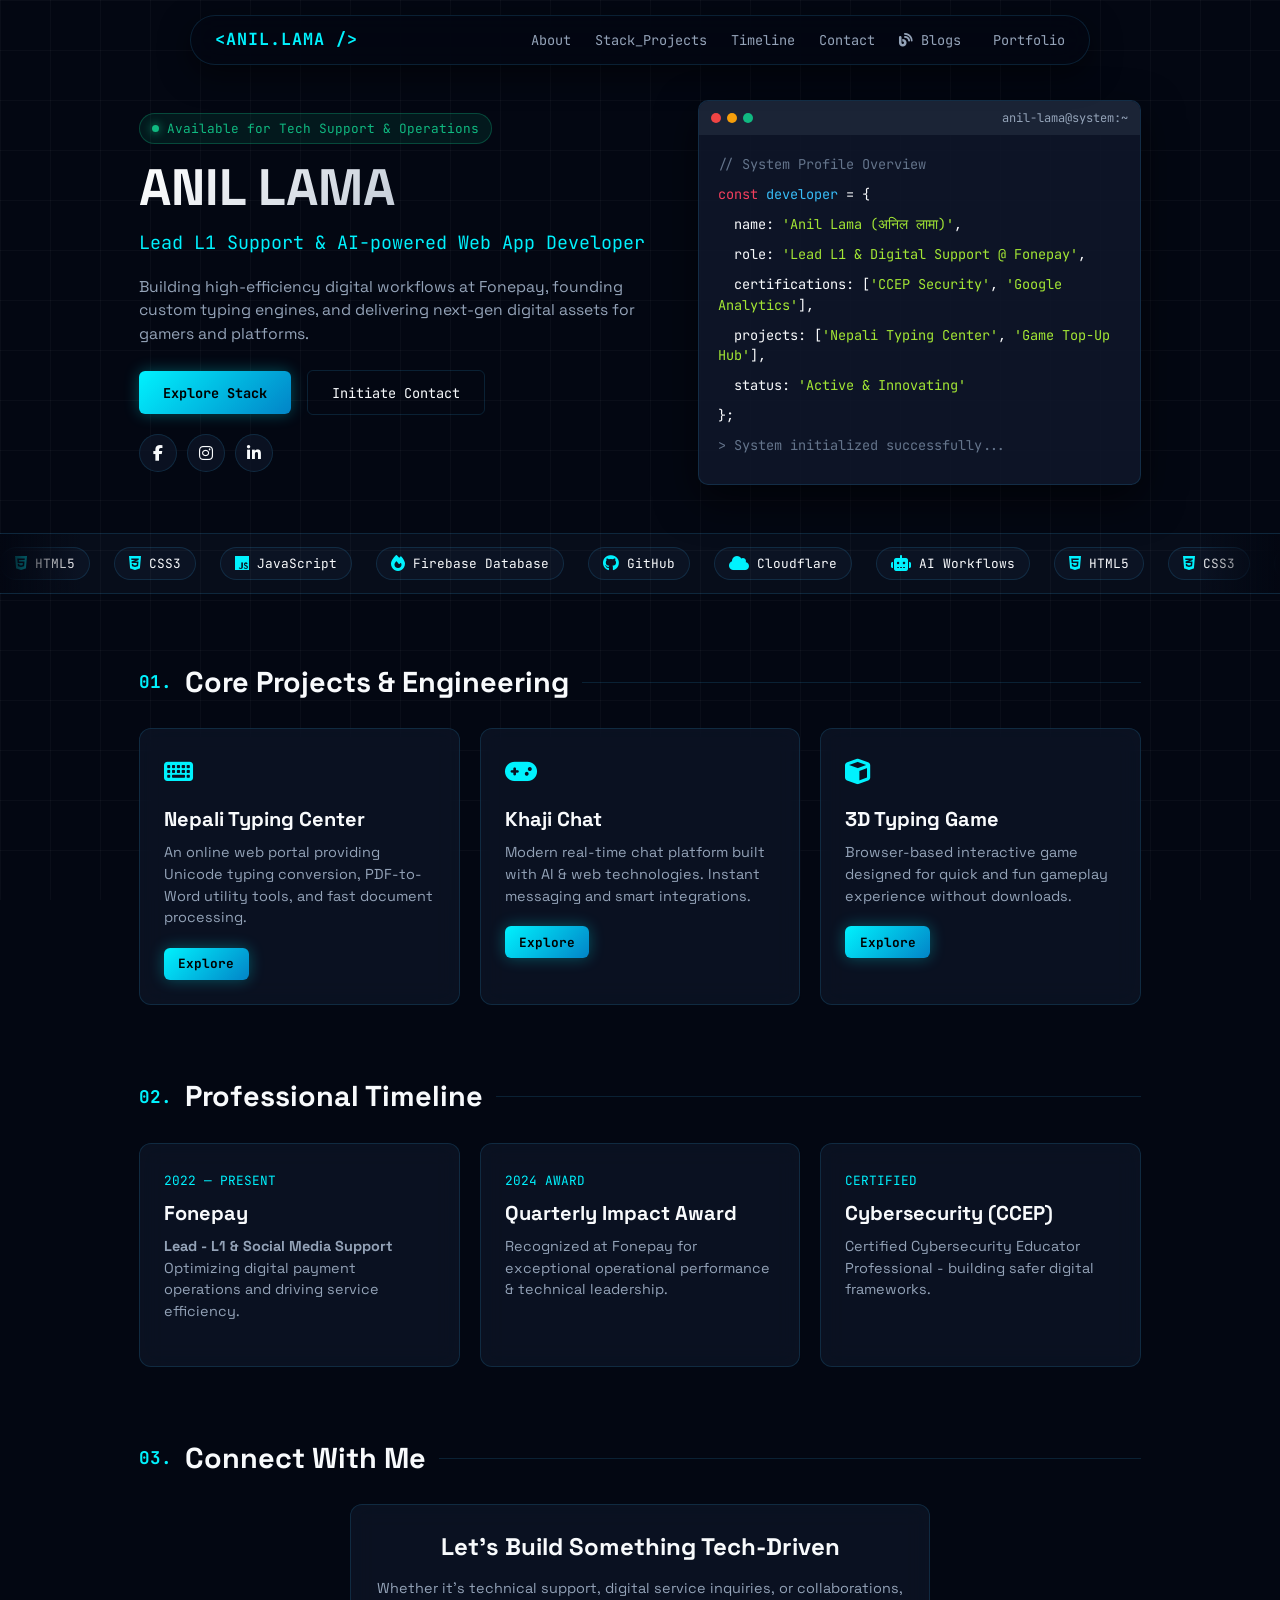
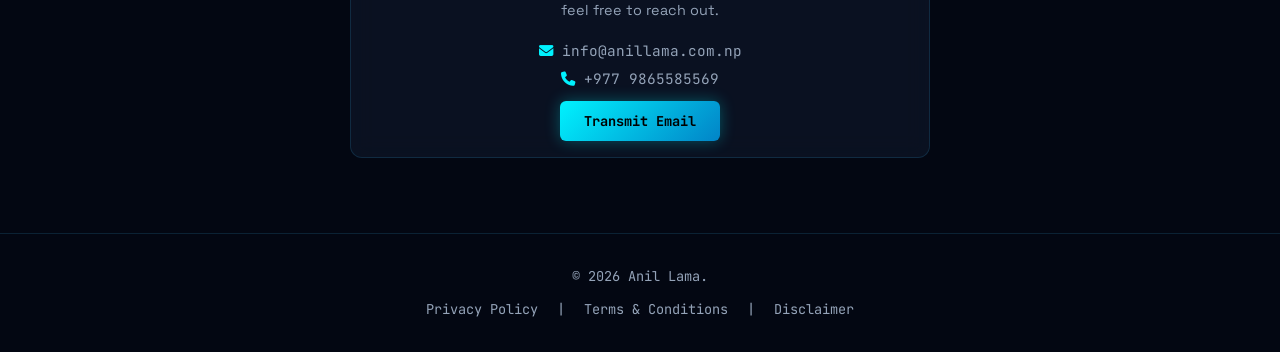
<file: index.html>
<!DOCTYPE html>
<html lang="en">
<head>
  <meta charset="UTF-8" />
  <meta name="viewport" content="width=device-width, initial-scale=1.0"/>
  <meta name="author" content="Anil Lama" />
  <meta name="google-adsense-account" content="ca-pub-7335396742183776">
  <meta name="description" content="Anil Lama (अनिल लामा) - Tech Portfolio | Lead Digital Support, Web Developer & Tech Creator from Nepal.">
  <title>Anil Lama // Tech & Digital Specialist</title>
  
  <!-- SEO & Canonical -->
  <link rel="canonical" href="https://anillama.com.np/">
  <meta name="robots" content="index, follow">

  <!-- Tab Logo -->
  <link rel="icon" type="image/png" href="../assets/img/tab.png">

  <!-- Google Tag Manager -->
  <script async src="https://www.googletagmanager.com/gtag/js?id=G-N50CL3ZTT5"></script>
  <script>
    window.dataLayer = window.dataLayer || [];
    function gtag(){dataLayer.push(arguments);}
    gtag('js', new Date());
    gtag('config', 'G-N50CL3ZTT5');
  </script>

  <!-- Google Fonts & Font Awesome -->
  <link rel="preconnect" href="https://fonts.googleapis.com">
  <link rel="preconnect" href="https://fonts.gstatic.com" crossorigin>
  <link href="https://fonts.googleapis.com/css2?family=JetBrains+Mono:wght@400;500;700&family=Space+Grotesk:wght@400;600;700&display=swap" rel="stylesheet">
  <link rel="stylesheet" href="https://cdnjs.cloudflare.com/ajax/libs/font-awesome/6.4.0/css/all.min.css">

  <!-- External CSS Link -->
  <link rel="stylesheet" href="style.css">
</head>
<body>

  <!-- Background Particle Animation Canvas -->
  <canvas id="particle-canvas"></canvas>
  <div class="grid-overlay"></div>

  <!-- Top Cyber Floating Navbar -->
  <nav class="navbar">
    <a href="#" class="nav-logo">&lt;ANIL.LAMA /&gt;</a>
    <ul class="nav-links">
      <li><a href="#about">About</a></li>
      <li><a href="#projects">Stack_Projects</a></li>
      <li><a href="#experience">Timeline</a></li>
      <li><a href="#contact">Contact</a></li>
      <li><a href="Blogs/blogs" class="nav-link"><i class="fas fa-blog"></i> <span>Blogs</span></a></li>
      <li><a href="portfolio/a-n-i-l" class="nav-link"><i class="fas fa-portfolio"></i> <span>Portfolio</span></a></li>
    </ul>
  </nav>

  <div class="container">
    
    <!-- Hero Section -->
    <section class="hero" id="about">
      <div class="hero-content">
        <div class="status-badge">
          <span class="pulse-dot"></span> Available for Tech Support & Operations
        </div>
        <h1 class="hero-title">ANIL LAMA</h1>
        <div class="hero-subtitle">Lead L1 Support & AI-powered Web App Developer</div>
        <p class="hero-desc">
          Building high-efficiency digital workflows at Fonepay, founding custom typing engines, and delivering next-gen digital assets for gamers and platforms.
        </p>
        <div class="cta-group">
          <a href="#projects" class="btn-cyber">Explore Stack</a>
          <a href="#contact" class="btn-outline">Initiate Contact</a>
        </div>

        <!-- Social Media Buttons -->
        <div class="social-links">
          <a href="https://facebook.com/your-profile" target="_blank" class="social-btn" aria-label="Facebook"><i class="fab fa-facebook-f"></i></a>
          <a href="https://instagram.com/your-profile" target="_blank" class="social-btn" aria-label="Instagram"><i class="fab fa-instagram"></i></a>
          <a href="https://linkedin.com/in/your-profile" target="_blank" class="social-btn" aria-label="LinkedIn"><i class="fab fa-linkedin-in"></i></a>
        </div>
      </div>

      <!-- Live Interactive Terminal -->
      <div class="hero-terminal">
        <div class="terminal-header">
          <span class="term-dot red"></span>
          <span class="term-dot yellow"></span>
          <span class="term-dot green"></span>
          <span class="term-title">anil-lama@system:~</span>
        </div>
        <div class="terminal-body">
          <div class="code-line"><span class="code-comment">// System Profile Overview</span></div>
          <div class="code-line"><span class="code-keyword">const</span> <span class="code-func">developer</span> = {</div>
          <div class="code-line">&nbsp;&nbsp;name: <span class="code-str">'Anil Lama (अनिल लामा)'</span>,</div>
          <div class="code-line">&nbsp;&nbsp;role: <span class="code-str">'Lead L1 & Digital Support @ Fonepay'</span>,</div>
          <div class="code-line">&nbsp;&nbsp;certifications: [<span class="code-str">'CCEP Security'</span>, <span class="code-str">'Google Analytics'</span>],</div>
          <div class="code-line">&nbsp;&nbsp;projects: [<span class="code-str">'Nepali Typing Center'</span>, <span class="code-str">'Game Top-Up Hub'</span>],</div>
          <div class="code-line">&nbsp;&nbsp;status: <span class="code-str">'Active & Innovating'</span></div>
          <div class="code-line">};</div>
          <div class="code-line"><span class="code-comment">&gt; System initialized successfully...</span></div>
        </div>
      </div>
    </section>

  </div>

  <!-- Continuous Infinite Rotating Tech Stack Slider -->
  <div class="ticker-section">
    <div class="ticker-track">
      <!-- Set 1 -->
      <div class="tool-badge"><i class="fab fa-html5"></i> HTML5</div>
      <div class="tool-badge"><i class="fab fa-css3-alt"></i> CSS3</div>
      <div class="tool-badge"><i class="fab fa-js"></i> JavaScript</div>
      <div class="tool-badge"><i class="fas fa-fire"></i> Firebase Database</div>
      <div class="tool-badge"><i class="fab fa-github"></i> GitHub</div>
      <div class="tool-badge"><i class="fas fa-cloud"></i> Cloudflare</div>
      <div class="tool-badge"><i class="fas fa-robot"></i> AI Workflows</div>

      <!-- Set 2 (Duplicated) -->
      <div class="tool-badge"><i class="fab fa-html5"></i> HTML5</div>
      <div class="tool-badge"><i class="fab fa-css3-alt"></i> CSS3</div>
      <div class="tool-badge"><i class="fab fa-js"></i> JavaScript</div>
      <div class="tool-badge"><i class="fas fa-fire"></i> Firebase Database</div>
      <div class="tool-badge"><i class="fab fa-github"></i> GitHub</div>
      <div class="tool-badge"><i class="fas fa-cloud"></i> Cloudflare</div>
      <div class="tool-badge"><i class="fas fa-robot"></i> AI Workflows</div>
    </div>
  </div>

  <div class="container">

    <!-- Projects Section -->
    <section id="projects">
      <h2 class="section-title"><span class="section-num">01.</span> Core Projects & Engineering</h2>
      <div class="cards-grid">
        
        <div class="tech-card">
          <div class="card-icon"><i class="fas fa-keyboard"></i></div>
          <h3>Nepali Typing Center</h3>
          <p>An online web portal providing Unicode typing conversion, PDF-to-Word utility tools, and fast document processing.</p>
          <div class="tech-tags">
            <a href="https://anillama.com.np/nepali-typing/" target="_blank" class="btn-cyber" style="padding: 0.4rem 0.9rem; font-size: 0.8rem;">Explore</a>
          </div>
        </div>

        <div class="tech-card">
          <div class="card-icon"><i class="fas fa-gamepad"></i></div>
          <h3>Khaji Chat</h3>
          <p>Modern real-time chat platform built with AI & web technologies. Instant messaging and smart integrations.</p>
          <div class="tech-tags">
            <a href="https://khaji.anillama.com.np" target="_blank" class="btn-cyber" style="padding: 0.4rem 0.9rem; font-size: 0.8rem;">Explore</a>
          </div>
        </div>

        <div class="tech-card">
          <div class="card-icon"><i class="fas fa-cube"></i></div>
          <h3>3D Typing Game</h3>
          <p>Browser-based interactive game designed for quick and fun gameplay experience without downloads.</p>
          <div class="tech-tags">
            <a href="https://game.anillama.com.np" target="_blank" class="btn-cyber" style="padding: 0.4rem 0.9rem; font-size: 0.8rem;">Explore</a>
          </div>
        </div>

      </div>
    </section>

    <!-- Experience & Timeline -->
    <section id="experience">
      <h2 class="section-title"><span class="section-num">02.</span> Professional Timeline</h2>
      <div class="cards-grid">
        
        <div class="tech-card">
          <span style="color: var(--neon-cyan); font-family: var(--font-mono); font-size: 0.8rem;">2022 — PRESENT</span>
          <h3 style="margin-top: 0.4rem;">Fonepay</h3>
          <p><strong>Lead - L1 & Social Media Support</strong><br>Optimizing digital payment operations and driving service efficiency.</p>
        </div>

        <div class="tech-card">
          <span style="color: var(--neon-cyan); font-family: var(--font-mono); font-size: 0.8rem;">2024 AWARD</span>
          <h3 style="margin-top: 0.4rem;">Quarterly Impact Award</h3>
          <p>Recognized at Fonepay for exceptional operational performance & technical leadership.</p>
        </div>

        <div class="tech-card">
          <span style="color: var(--neon-cyan); font-family: var(--font-mono); font-size: 0.8rem;">CERTIFIED</span>
          <h3 style="margin-top: 0.4rem;">Cybersecurity (CCEP)</h3>
          <p>Certified Cybersecurity Educator Professional - building safer digital frameworks.</p>
        </div>

      </div>
    </section>

    <!-- Contact Section -->
    <section id="contact" style="text-align: center;">
      <h2 class="section-title" style="justify-content: center;"><span class="section-num">03.</span> Connect With Me</h2>
      <div class="tech-card" style="max-width: 580px; margin: 0 auto;">
        <h3 style="font-size: 1.5rem; margin-bottom: 0.8rem;">Let's Build Something Tech-Driven</h3>
        <p>Whether it's technical support, digital service inquiries, or collaborations, feel free to reach out.</p>
        
        <div style="margin: 1.2rem 0; font-family: var(--font-mono); font-size: 0.9rem;">
          <p style="margin-bottom: 0.4rem;"><i class="fas fa-envelope" style="color: var(--neon-cyan);"></i> info@anillama.com.np</p>
          <p><i class="fas fa-phone" style="color: var(--neon-cyan);"></i> +977 9865585569</p>
        </div>
        <a href="mailto:info@anillama.com.np" class="btn-cyber">Transmit Email</a>
      </div>
    </section>

  </div>

  <!-- Footer -->
  <footer>
    <p>&copy; 2026 Anil Lama.</p>
    
    <div class="footer-links">
      <a href="Pages/privacy-policy" target="_blank">Privacy Policy</a> | 
      <a href="Pages/terms-and-conditions" target="_blank">Terms & Conditions</a> | 
      <a href="Pages/disclaimer" target="_blank">Disclaimer</a>
    </div>
  </footer>

  <!--External JS Link -->
  <script src="script.js" defer></script>
</body>
</html>
</file>
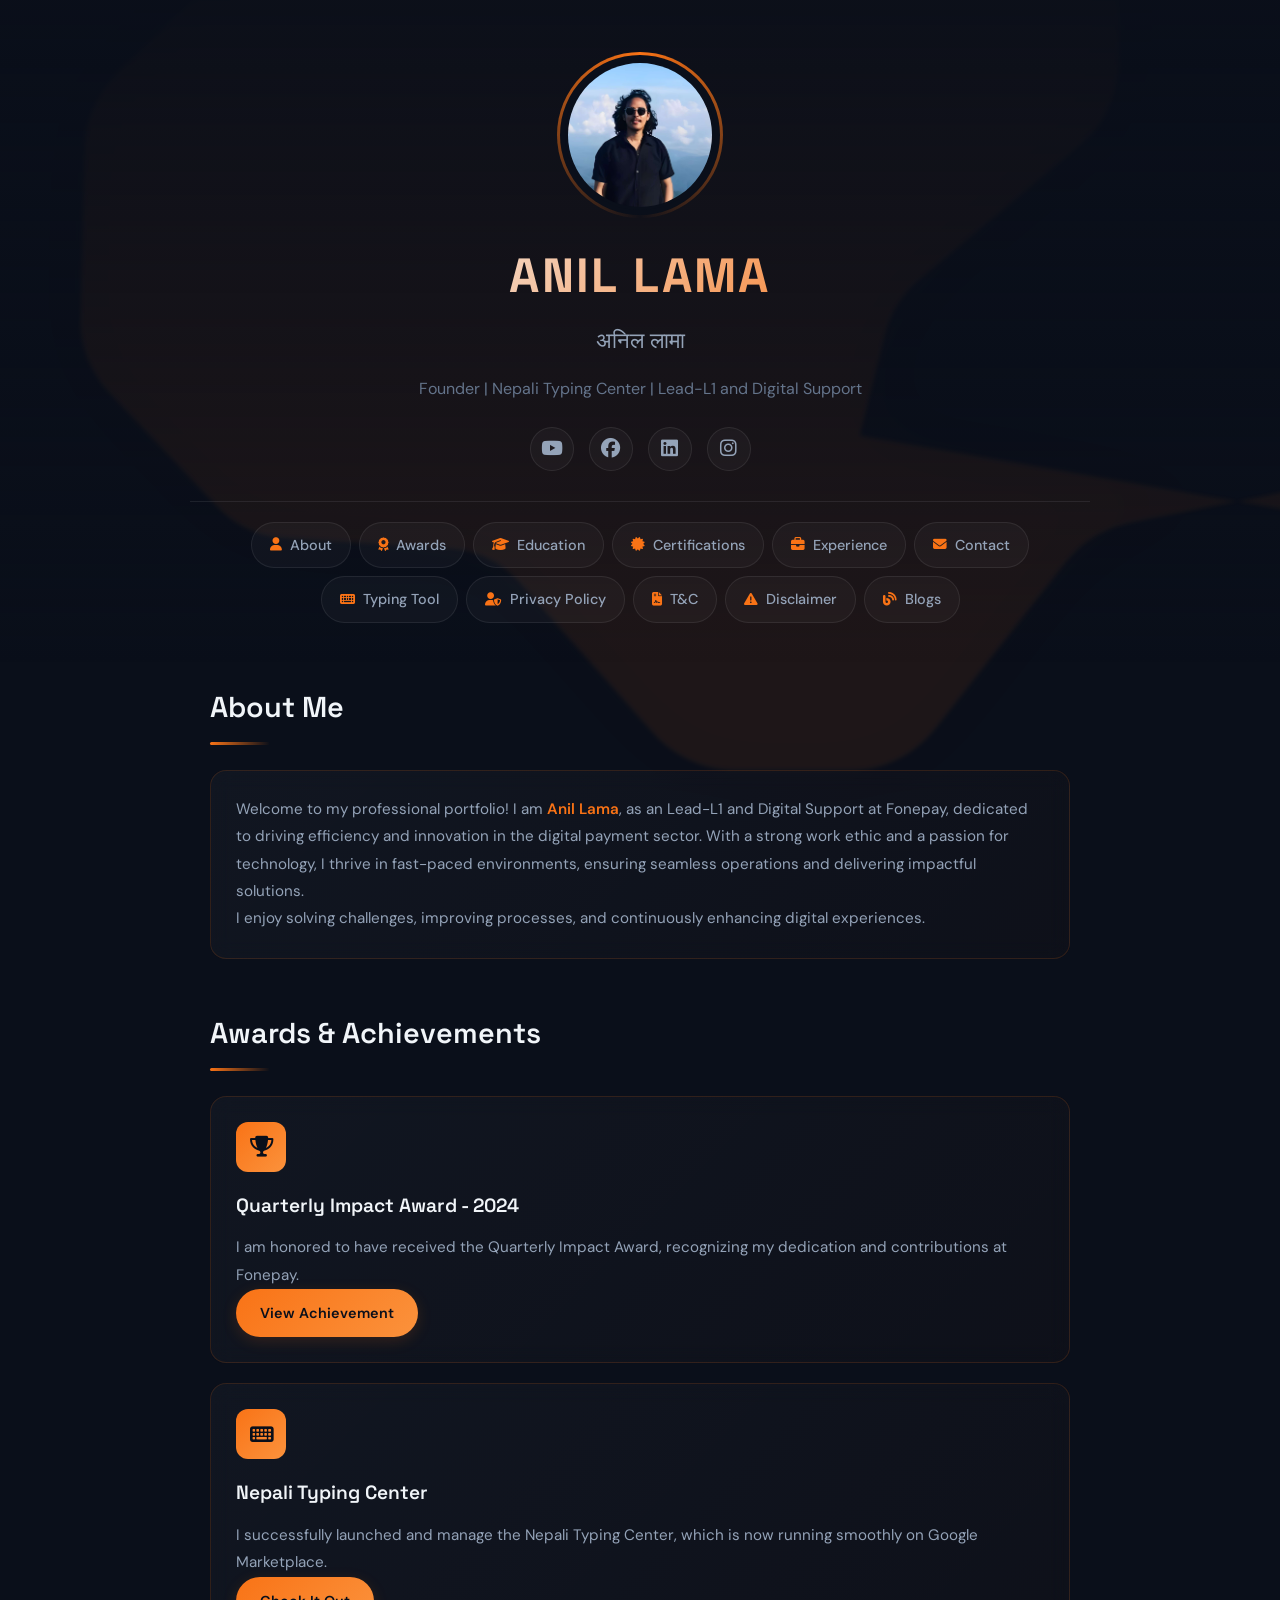
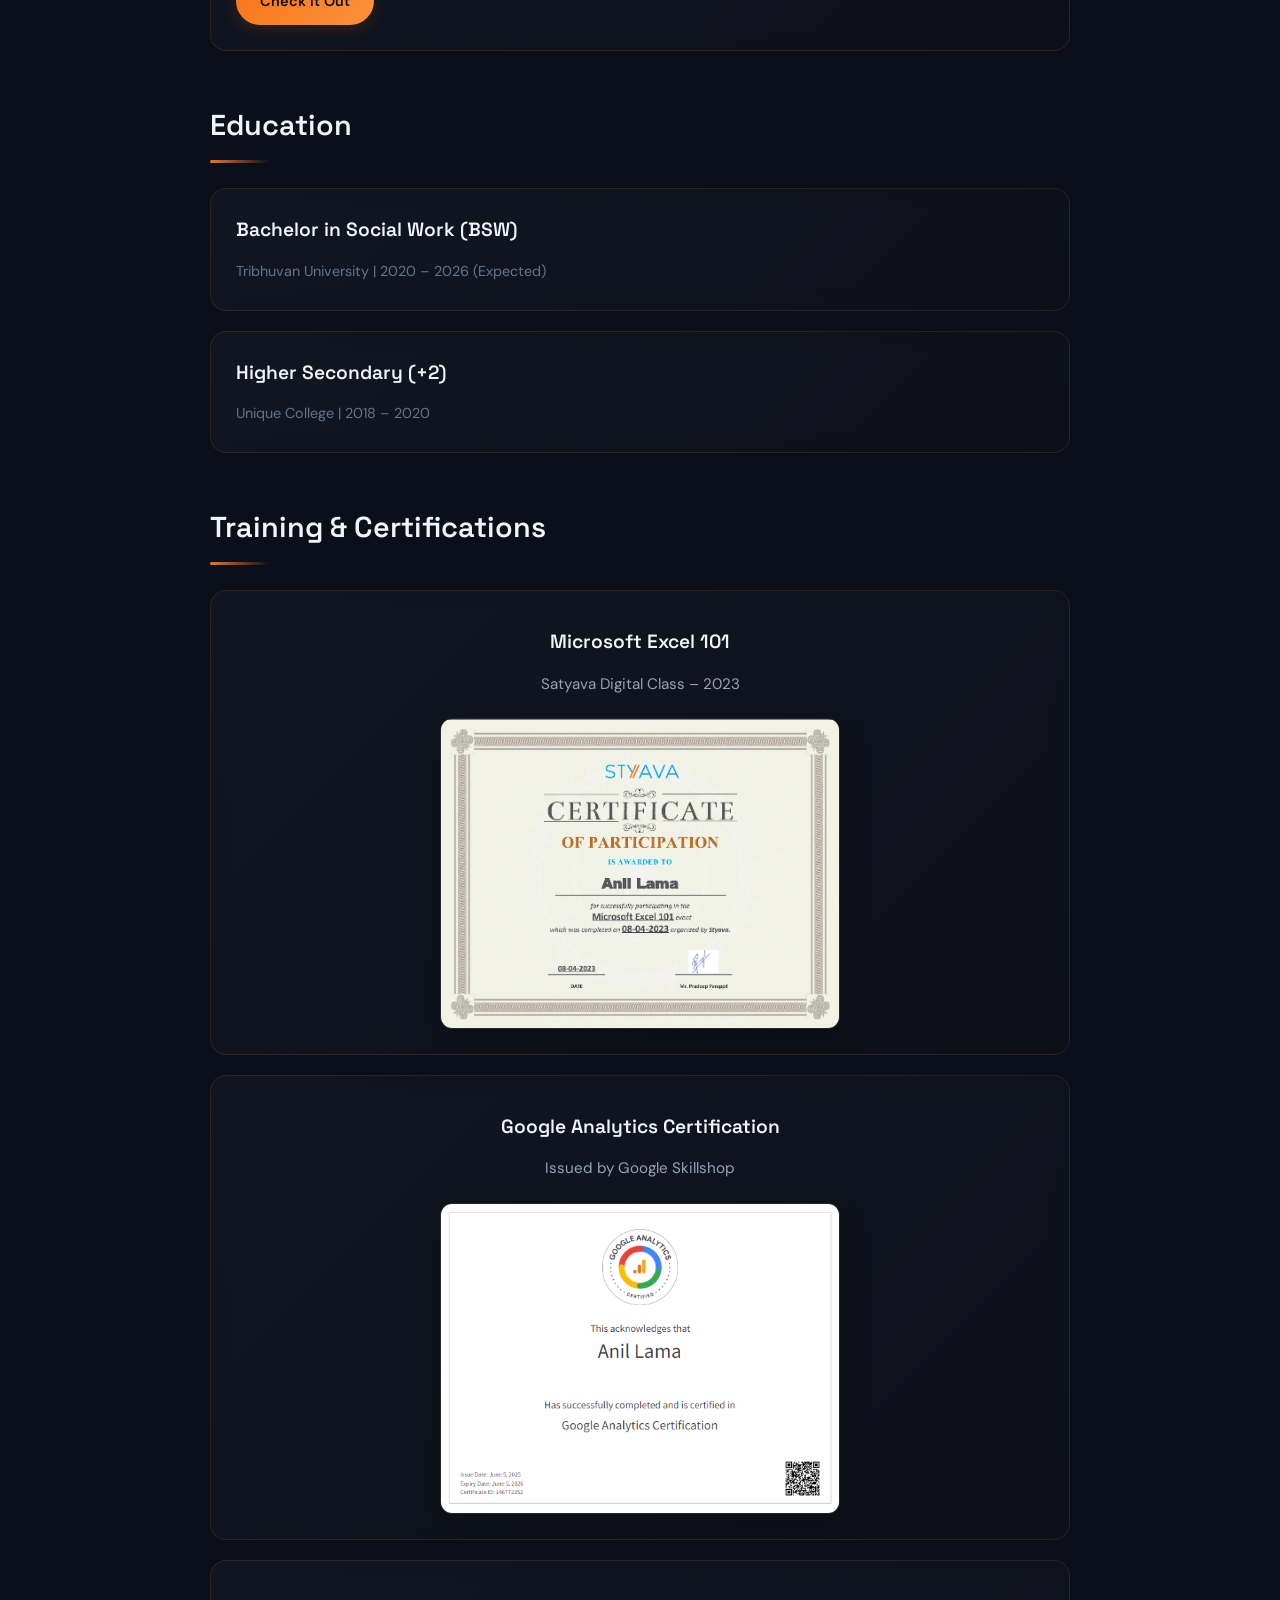
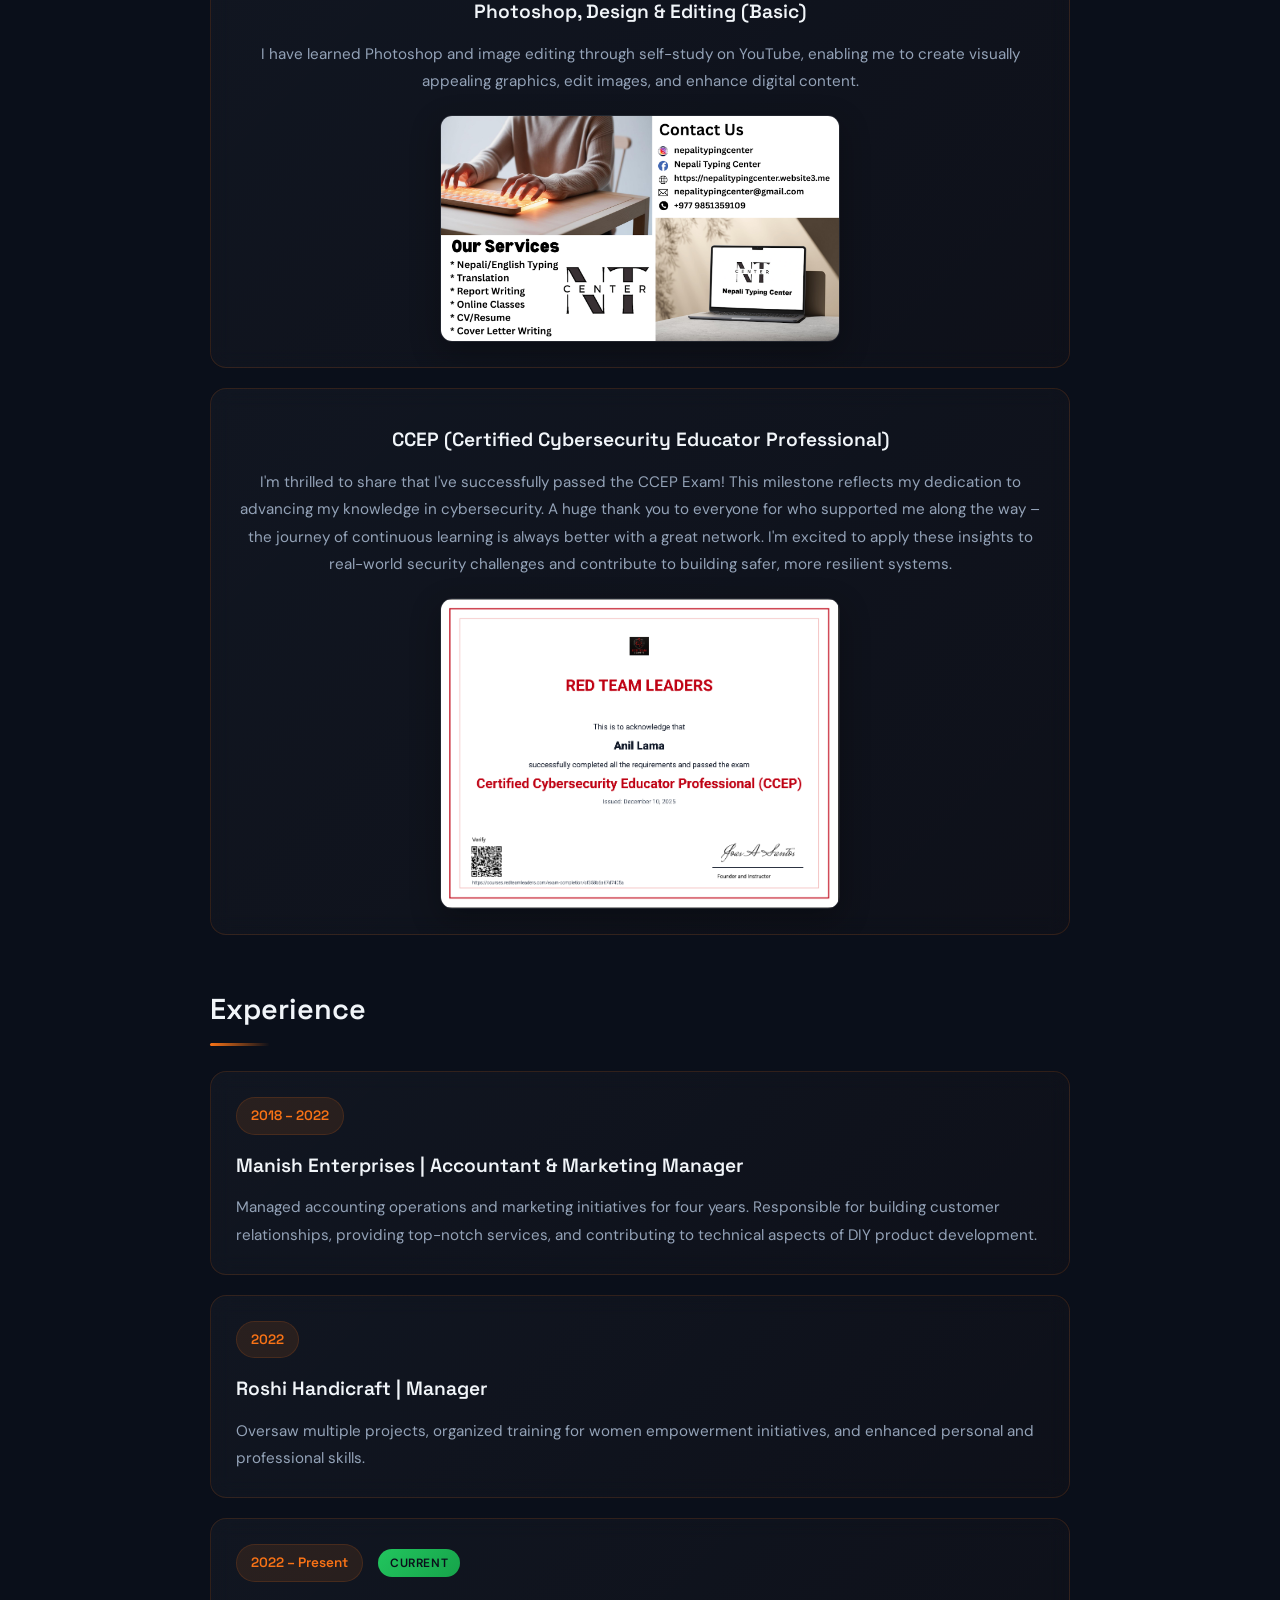
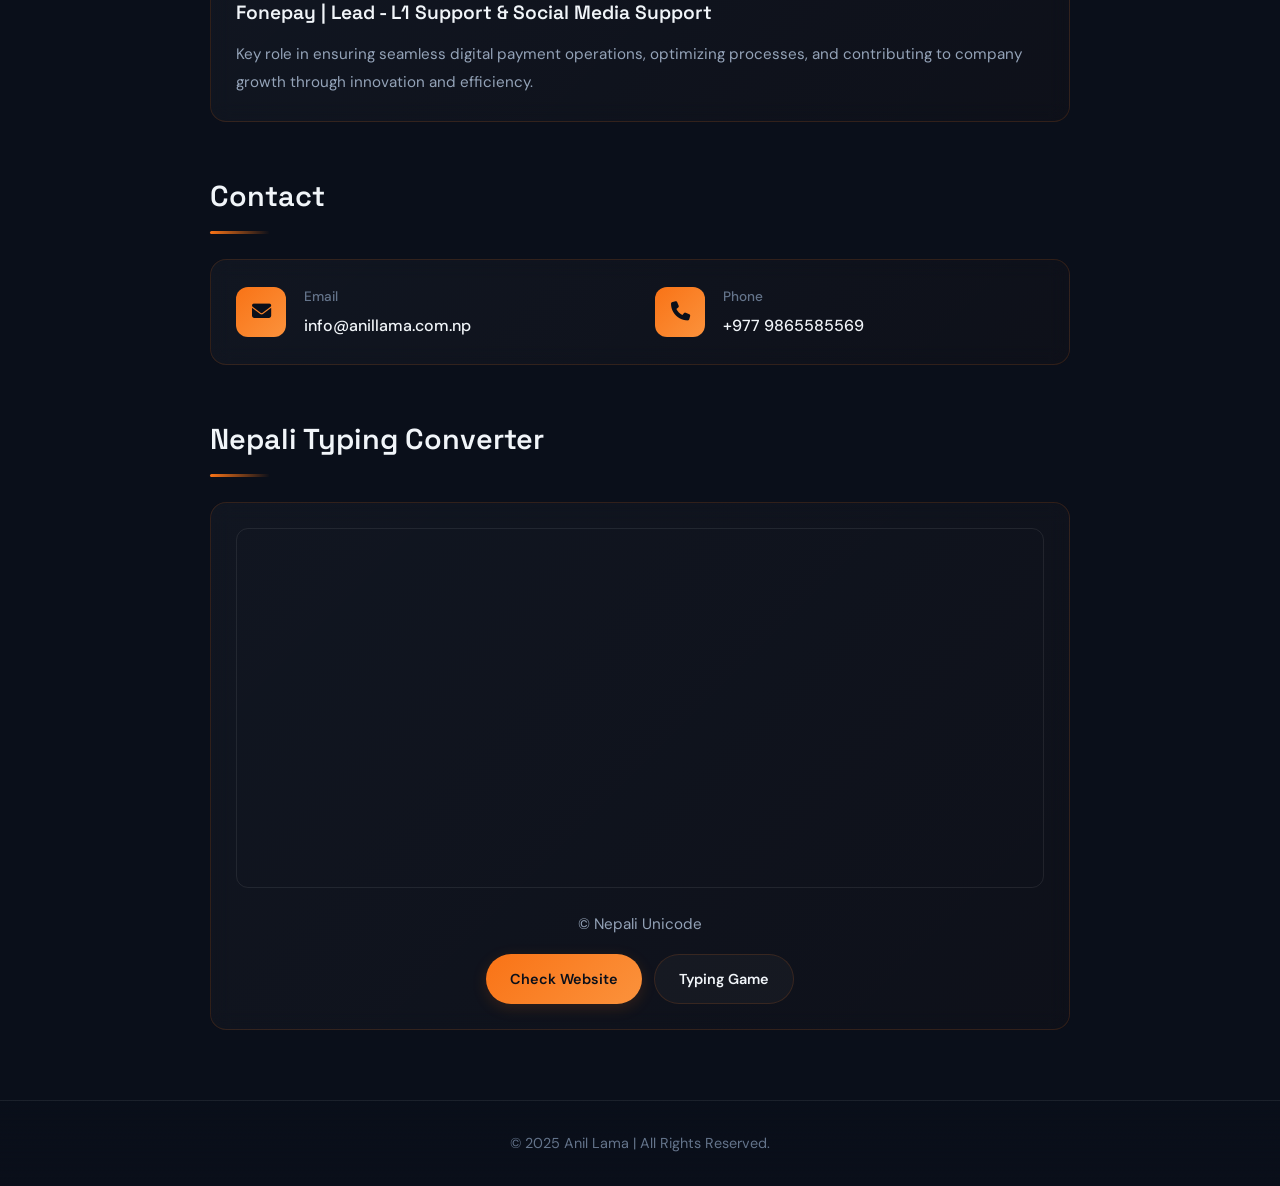
<file: portfolio/index.html>
<!DOCTYPE html>
<html lang="en">
<head>
  <meta charset="UTF-8" />
  <meta name="viewport" content="width=device-width, initial-scale=1.0"/>
  <meta name="author" content="Anil Lama" />
  <meta name="google-adsense-account" content="ca-pub-7335396742183776">
  <meta name="description" content="Anil Lama (अनिल लामा) - Personal portfolio website showing my projects, experience, awards, skills, Nepali Typing Center, and professional profile from Nepal.">
  <title>Anil Lama (अनिल लामा) - Portfolio | Web Professional from Nepal</title>
  
  <!-- Google tag (gtag.js) -->
  <script async src="https://www.googletagmanager.com/gtag/js?id=G-N50CL3ZTT5"></script>
  <script>
    window.dataLayer = window.dataLayer || [];
    function gtag(){dataLayer.push(arguments);}
    gtag('js', new Date());
    gtag('config', 'G-N50CL3ZTT5');
  </script>

  <!-- SEO -->
  <meta name="keywords" content="Nepali typing, Unicode typing, typing service Nepal, PDF to Word Nepal, thesis typing Nepal, government form typing, PDF to Word, typing Near Me, Nepali typing center, Portfolio, english to nepali">
  <meta name="robots" content="index, follow">
  <link rel="canonical" href="https://anillama.com.np/">
  
  <!-- Fonts -->
  <link rel="preconnect" href="https://fonts.googleapis.com">
  <link rel="preconnect" href="https://fonts.gstatic.com" crossorigin>
  <link href="https://fonts.googleapis.com/css2?family=Space+Grotesk:wght@400;500;600;700&family=DM+Sans:wght@400;500;600&display=swap" rel="stylesheet">
  
  <!-- Font Awesome -->
  <link rel="stylesheet" href="https://cdnjs.cloudflare.com/ajax/libs/font-awesome/6.4.0/css/all.min.css">
  
  <!-- Stylesheet -->
  <link rel="stylesheet" href="style.css">
</head>
<body>

  <!-- Massive Animated Dragon Background -->
  <div id="dragon-bg">
    <div class="dragon-visual"></div>
  </div>

  <!-- Header -->
  <header>
    <div class="header-content">
      <div class="profile-wrapper">
        <div class="profile-ring"></div>
        <img src="../assets/img/Amal.jpg" alt="Anil Lama" class="profile-img" />
      </div>
      <h1 class="name-title">ANIL LAMA</h1>
      <p class="name-nepali">अनिल लामा</p>
      <h2 class="tagline">Founder | Nepali Typing Center | Lead-L1 and Digital Support</h2>

      <div class="social-nav">
        <a href="https://www.youtube.com/@anillama9033" target="_blank" aria-label="YouTube"><i class="fab fa-youtube"></i></a>
        <a href="https://www.facebook.com/profile.php?id=100005158245674" target="_blank" aria-label="Facebook"><i class="fab fa-facebook"></i></a>
        <a href="https://www.linkedin.com/in/anil-l-3b0a23236/" target="_blank" aria-label="LinkedIn"><i class="fab fa-linkedin"></i></a>
        <a href="https://www.instagram.com/anil.lama__/#" target="_blank" aria-label="Instagram"><i class="fab fa-instagram"></i></a>
      </div>
    </div>

    <nav class="main-nav">
      <a href="#about" class="nav-link"><i class="fas fa-user"></i> <span>About</span></a>
      <a href="#awards" class="nav-link"><i class="fas fa-award"></i> <span>Awards</span></a>
      <a href="#education" class="nav-link"><i class="fas fa-graduation-cap"></i> <span>Education</span></a>
      <a href="#training" class="nav-link"><i class="fas fa-certificate"></i> <span>Certifications</span></a>
      <a href="#experience" class="nav-link"><i class="fas fa-briefcase"></i> <span>Experience</span></a>
      <a href="#contact" class="nav-link"><i class="fas fa-envelope"></i> <span>Contact</span></a>
      <a href="#typing" class="nav-link"><i class="fas fa-keyboard"></i> <span>Typing Tool</span></a>
      <a href="Pages/privacy-policy" target="_blank" class="nav-link"><i class="fas fa-user-shield"></i> <span>Privacy Policy</span></a>
      <a href="Pages/terms-and-conditions" target="_blank" class="nav-link"><i class="fas fa-file-contract"></i> <span>T&amp;C</span></a>
      <a href="Pages/disclaimer" target="_blank" class="nav-link"><i class="fas fa-triangle-exclamation"></i> <span>Disclaimer</span></a>
      <a href="Blogs/blogs" target="_blank" class="nav-link"><i class="fas fa-blog"></i> <span>Blogs</span></a>
    </nav>
  </header>

  <main>
    <!-- About Section -->
    <section id="about" class="reveal-section">
      <div class="section-header">
        <h2>About Me</h2>
        <div class="section-line"></div>
      </div>
      <div class="card glass-card">
        <p>Welcome to my professional portfolio! I am <strong>Anil Lama</strong>, as an Lead-L1 and Digital Support at Fonepay, dedicated to driving efficiency and innovation in the digital payment sector. With a strong work ethic and a passion for technology, I thrive in fast-paced environments, ensuring seamless operations and delivering impactful solutions.</p>
        <p>I enjoy solving challenges, improving processes, and continuously enhancing digital experiences.</p>
      </div>
    </section>

    <!-- Awards Section -->
    <section id="awards" class="reveal-section">
      <div class="section-header">
        <h2>Awards & Achievements</h2>
        <div class="section-line"></div>
      </div>
      <div class="card glass-card">
        <div class="card-icon"><i class="fas fa-trophy"></i></div>
        <h3>Quarterly Impact Award - 2024</h3>
        <p>I am honored to have received the Quarterly Impact Award, recognizing my dedication and contributions at Fonepay.</p>
        <a href="https://www.linkedin.com/posts/fonepaynepal_hardwork-dedication-impact-activity-7339135682180800513-Jhej/" target="_blank" class="btn">View Achievement</a>
      </div>

      <div class="card glass-card">
        <div class="card-icon"><i class="fas fa-keyboard"></i></div>
        <h3>Nepali Typing Center</h3>
        <p>I successfully launched and manage the Nepali Typing Center, which is now running smoothly on Google Marketplace.</p>
        <a href="https://g.co/kgs/sqaEEzb" target="_blank" class="btn">Check It Out</a>
      </div>
    </section>

    <!-- Education Section (DOT REMOVED) -->
    <section id="education" class="reveal-section">
      <div class="section-header">
        <h2>Education</h2>
        <div class="section-line"></div>
      </div>
      <!-- Card 1 -->
      <div class="card glass-card">
        <h3>Bachelor in Social Work (BSW)</h3>
        <p class="timeline-date">Tribhuvan University | 2020 – 2026 (Expected)</p>
      </div>
      <!-- Card 2 -->
      <div class="card glass-card">
        <h3>Higher Secondary (+2)</h3>
        <p class="timeline-date">Unique College | 2018 – 2020</p>
      </div>
    </section>

    <!-- Training Section -->
    <section id="training" class="reveal-section">
      <div class="section-header">
        <h2>Training & Certifications</h2>
        <div class="section-line"></div>
      </div>
      <div class="card glass-card certification-card">
        <h3>Microsoft Excel 101</h3>
        <p>Satyava Digital Class – 2023</p>
        <img src="../assets/img/excel.png" alt="Microsoft Excel Certificate" class="certificate-img" />
      </div>
      <div class="card glass-card certification-card">
        <h3>Google Analytics Certification</h3>
        <p>Issued by Google Skillshop</p>
        <img src="../assets/img/Google Analytics.png" alt="Google Analytics Certificate" class="certificate-img" />
      </div>
      <div class="card glass-card certification-card">
        <h3>Photoshop, Design & Editing (Basic)</h3>
        <p>I have learned Photoshop and image editing through self-study on YouTube, enabling me to create visually appealing graphics, edit images, and enhance digital content.</p>
        <img src="../assets/img/NT.jpg" alt="Photoshop, Design & Editing" class="certificate-img" />
      </div>
      <div class="card glass-card certification-card">
        <h3>CCEP (Certified Cybersecurity Educator Professional)</h3>
        <p>I'm thrilled to share that I've successfully passed the CCEP Exam! This milestone reflects my dedication to advancing my knowledge in cybersecurity. A huge thank you to everyone for who supported me along the way – the journey of continuous learning is always better with a great network. I'm excited to apply these insights to real-world security challenges and contribute to building safer, more resilient systems.</p>
        <img src="../assets/img/CCEP.jpg" alt="CCEP Certificate" class="certificate-img" />
      </div>
    </section>

    <!-- Experience Section -->
    <section id="experience" class="reveal-section">
      <div class="section-header">
        <h2>Experience</h2>
        <div class="section-line"></div>
      </div>
      <div class="card glass-card experience-card">
        <div class="experience-header">
          <span class="experience-year">2018 – 2022</span>
        </div>
        <h3>Manish Enterprises | Accountant & Marketing Manager</h3>
        <p>Managed accounting operations and marketing initiatives for four years. Responsible for building customer relationships, providing top-notch services, and contributing to technical aspects of DIY product development.</p>
      </div>
      <div class="card glass-card experience-card">
        <div class="experience-header">
          <span class="experience-year">2022</span>
        </div>
        <h3>Roshi Handicraft | Manager</h3>
        <p>Oversaw multiple projects, organized training for women empowerment initiatives, and enhanced personal and professional skills.</p>
      </div>
      <div class="card glass-card experience-card current">
        <div class="experience-header">
          <span class="experience-year">2022 – Present</span>
          <span class="current-badge">Current</span>
        </div>
        <h3>Fonepay | Lead - L1 Support & Social Media Support</h3>
        <p>Key role in ensuring seamless digital payment operations, optimizing processes, and contributing to company growth through innovation and efficiency.</p>
      </div>
    </section>

    <!-- Contact Section -->
    <section id="contact" class="reveal-section">
      <div class="section-header">
        <h2>Contact</h2>
        <div class="section-line"></div>
      </div>
      <div class="card glass-card contact-card">
        <div class="contact-item">
          <i class="fas fa-envelope"></i>
          <div>
            <strong>Email</strong>
            <a href="mailto:info@anillama.com.np">info@anillama.com.np</a>
          </div>
        </div>
        <div class="contact-item">
          <i class="fas fa-phone"></i>
          <div>
            <strong>Phone</strong>
            <a href="tel:+9865585569">+977 9865585569</a>
          </div>
        </div>
      </div>
    </section>

    <!-- Nepali Typing Tool Section -->
    <section id="typing" class="reveal-section">
      <div class="section-header">
        <h2>Nepali Typing Converter</h2>
        <div class="section-line"></div>
      </div>
      <div class="card glass-card">
        <iframe src="https://www.ashesh.com.np/linknepali-unicode3.php?api=492041p542"
                width="100%" height="360" frameborder="0" scrolling="no"
                class="typing-frame"></iframe>
        <p class="tool-credit">© Nepali Unicode</p>
        <div class="btn-group">
          <a href="https://anillama.com.np/nepali-typing/" target="_blank" class="btn">Check Website</a>
          <a href="https://anillama.com.np/typinggame/" target="_blank" class="btn btn-secondary">Typing Game</a>
        </div>
      </div>
    </section>
  </main>

  <!-- Footer -->
  <footer>
    <p>&copy; 2025 Anil Lama | All Rights Reserved.</p>
  </footer>

  <!-- Scripts -->
  <script src="script.js"></script>
</body>
</html>
</file>
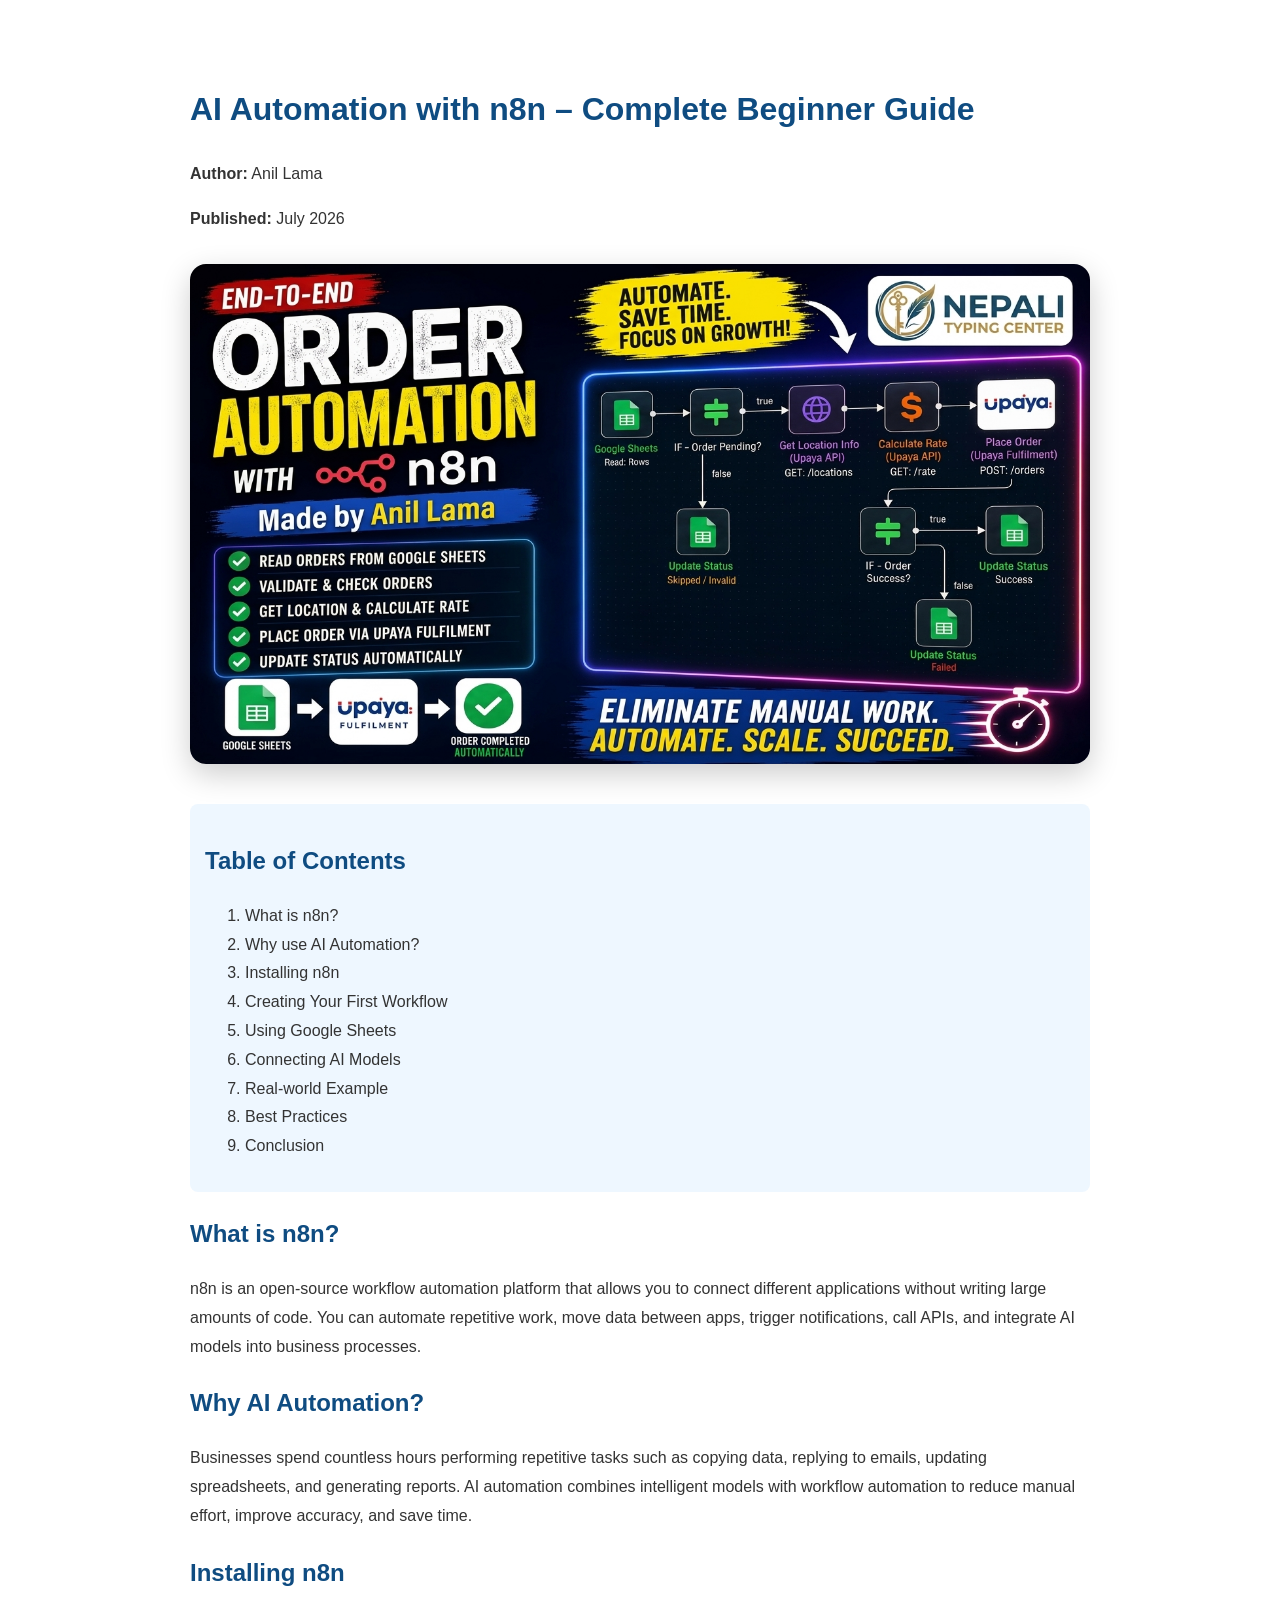
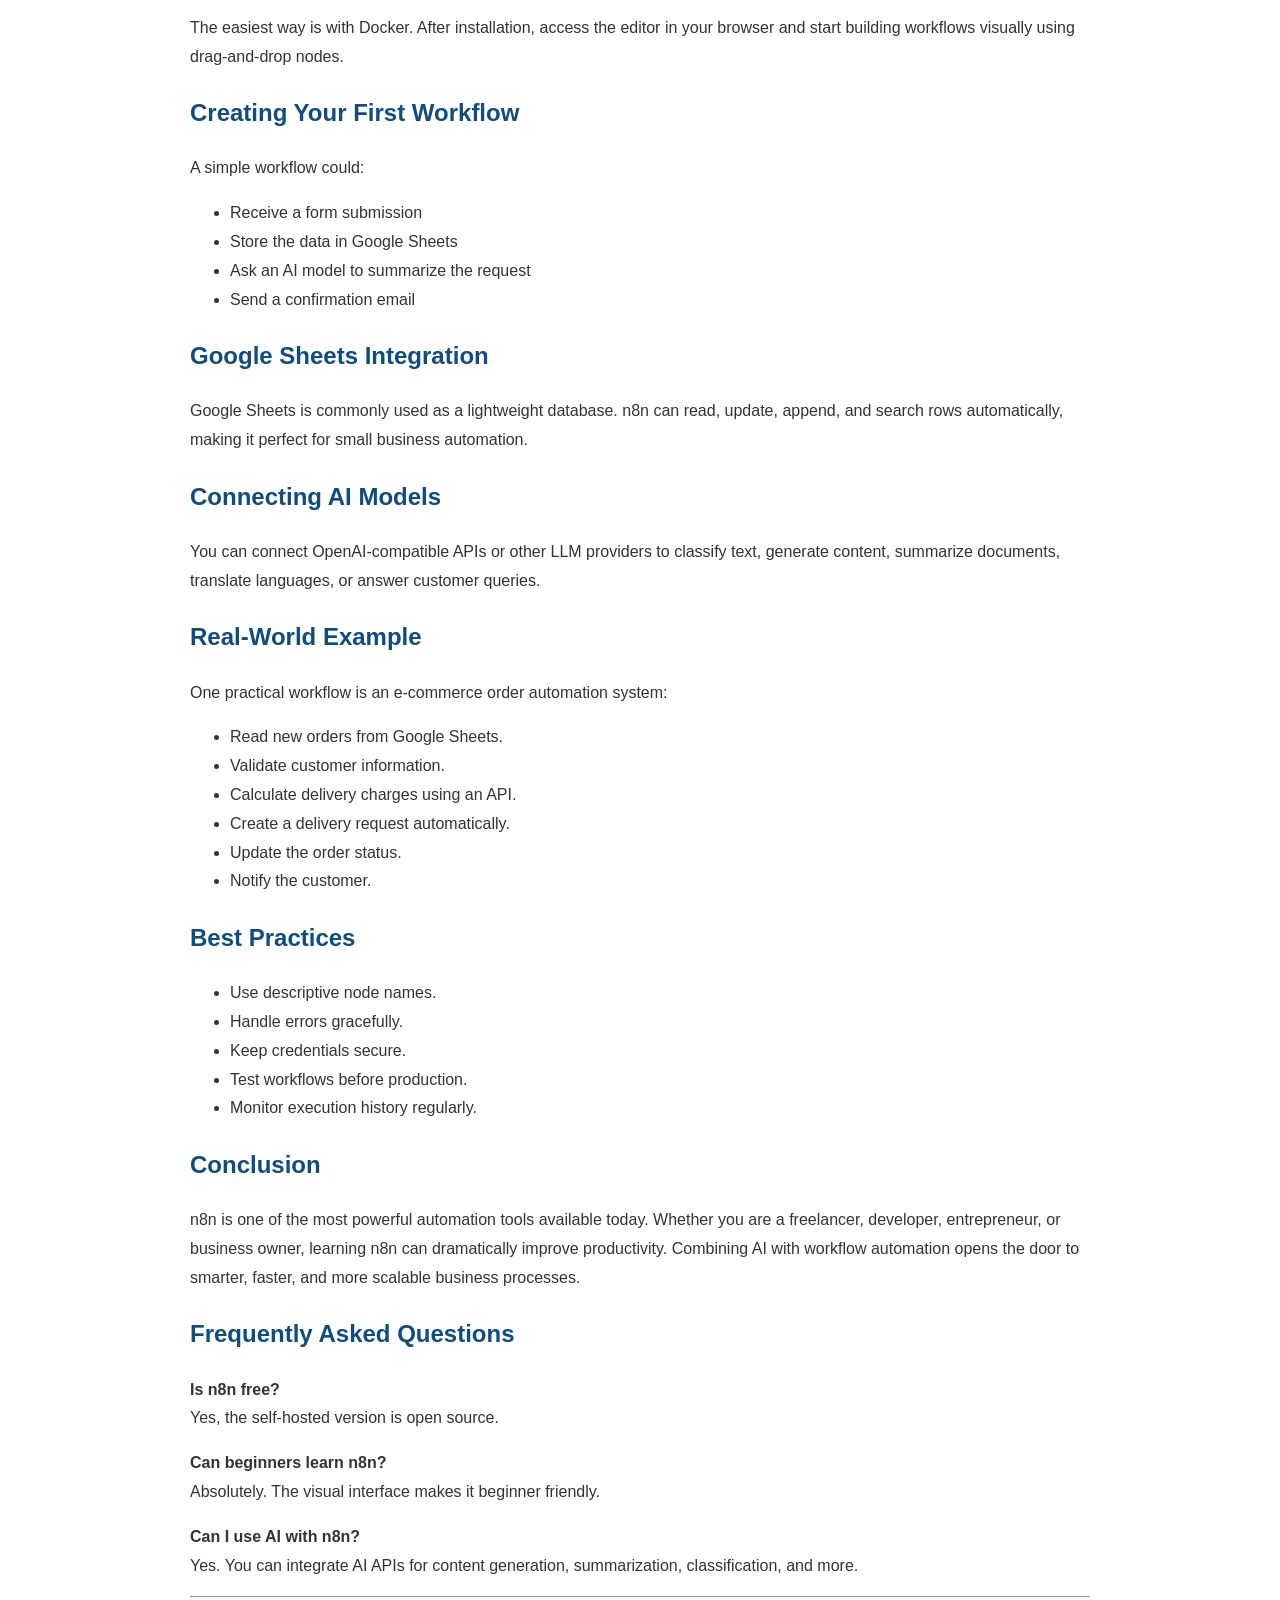
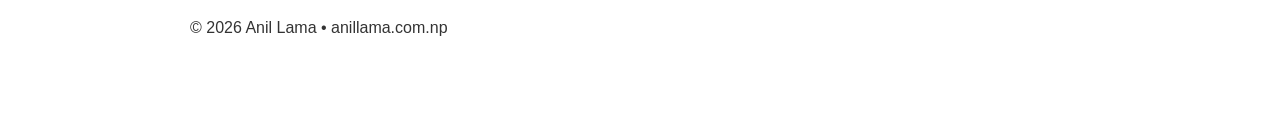
<file: Blogs/ai-automation-with-n8n.html>
<!DOCTYPE html>
<html lang="en">
<head>
<meta charset="UTF-8">
<meta name="viewport" content="width=device-width, initial-scale=1.0">
<title>AI Automation with n8n – Complete Beginner Guide | Anil Lama</title>
<meta name="description" content="Learn AI Automation with n8n from scratch. A beginner-friendly guide covering workflows, APIs, Google Sheets, OpenAI and real-world automation.">
<style>
body{font-family:Arial,sans-serif;max-width:900px;margin:40px auto;line-height:1.8;padding:20px;color:#333}
h1,h2{color:#0f4c81}code{background:#f3f3f3;padding:2px 5px}pre{background:#f7f7f7;padding:12px;overflow:auto}
.toc{background:#eef7ff;padding:15px;border-radius:8px}
  .blog-hero{
    margin:30px 0;
}

.blog-image{
    width:100%;
    max-height:500px;
    object-fit:cover;
    border-radius:16px;
    box-shadow:0 10px 30px rgba(0,0,0,.2);
}
</style>
<!-- Google tag (gtag.js) -->
<script async src="https://www.googletagmanager.com/gtag/js?id=G-N50CL3ZTT5"></script>
<script>
  window.dataLayer = window.dataLayer || [];
  function gtag(){dataLayer.push(arguments);}
  gtag('js', new Date());

  gtag('config', 'G-N50CL3ZTT5');
</script>
<script async src="https://pagead2.googlesyndication.com/pagead/js/adsbygoogle.js?client=ca-pub-7335396742183776"
     crossorigin="anonymous"></script>
<ins class="adsbygoogle"
     style="display:block; text-align:center;"
     data-ad-layout="in-article"
     data-ad-format="fluid"
     data-ad-client="ca-pub-7335396742183776"
     data-ad-slot="8837589714"></ins>
<script>
     (adsbygoogle = window.adsbygoogle || []).push({});
</script>
</head>
<body>
<h1>AI Automation with n8n – Complete Beginner Guide</h1>
<p><strong>Author:</strong> Anil Lama</p>
<p><strong>Published:</strong> July 2026</p>
<div class="blog-hero">
    <img src="../assets/img/blogs/n8n-automation.jpg" alt="AI Automation with n8n Workflow" class="blog-image">
</div>
<div class="toc">
<h2>Table of Contents</h2>
<ol>
<li>What is n8n?</li>
<li>Why use AI Automation?</li>
<li>Installing n8n</li>
<li>Creating Your First Workflow</li>
<li>Using Google Sheets</li>
<li>Connecting AI Models</li>
<li>Real-world Example</li>
<li>Best Practices</li>
<li>Conclusion</li>
</ol>
</div>

<h2>What is n8n?</h2>
<p>n8n is an open-source workflow automation platform that allows you to connect different applications without writing large amounts of code. You can automate repetitive work, move data between apps, trigger notifications, call APIs, and integrate AI models into business processes.</p>

<h2>Why AI Automation?</h2>
<p>Businesses spend countless hours performing repetitive tasks such as copying data, replying to emails, updating spreadsheets, and generating reports. AI automation combines intelligent models with workflow automation to reduce manual effort, improve accuracy, and save time.</p>

<h2>Installing n8n</h2>
<p>The easiest way is with Docker. After installation, access the editor in your browser and start building workflows visually using drag-and-drop nodes.</p>

<h2>Creating Your First Workflow</h2>
<p>A simple workflow could:</p>
<ul>
<li>Receive a form submission</li>
<li>Store the data in Google Sheets</li>
<li>Ask an AI model to summarize the request</li>
<li>Send a confirmation email</li>
</ul>

<h2>Google Sheets Integration</h2>
<p>Google Sheets is commonly used as a lightweight database. n8n can read, update, append, and search rows automatically, making it perfect for small business automation.</p>

<h2>Connecting AI Models</h2>
<p>You can connect OpenAI-compatible APIs or other LLM providers to classify text, generate content, summarize documents, translate languages, or answer customer queries.</p>

<h2>Real-World Example</h2>
<p>One practical workflow is an e-commerce order automation system:</p>
<ul>
<li>Read new orders from Google Sheets.</li>
<li>Validate customer information.</li>
<li>Calculate delivery charges using an API.</li>
<li>Create a delivery request automatically.</li>
<li>Update the order status.</li>
<li>Notify the customer.</li>
</ul>

<h2>Best Practices</h2>
<ul>
<li>Use descriptive node names.</li>
<li>Handle errors gracefully.</li>
<li>Keep credentials secure.</li>
<li>Test workflows before production.</li>
<li>Monitor execution history regularly.</li>
</ul>

<h2>Conclusion</h2>
<p>n8n is one of the most powerful automation tools available today. Whether you are a freelancer, developer, entrepreneur, or business owner, learning n8n can dramatically improve productivity. Combining AI with workflow automation opens the door to smarter, faster, and more scalable business processes.</p>

<h2>Frequently Asked Questions</h2>
<p><strong>Is n8n free?</strong><br>Yes, the self-hosted version is open source.</p>
<p><strong>Can beginners learn n8n?</strong><br>Absolutely. The visual interface makes it beginner friendly.</p>
<p><strong>Can I use AI with n8n?</strong><br>Yes. You can integrate AI APIs for content generation, summarization, classification, and more.</p>

<hr>
<p>© 2026 Anil Lama • anillama.com.np</p>
</body>
</html>
</file>
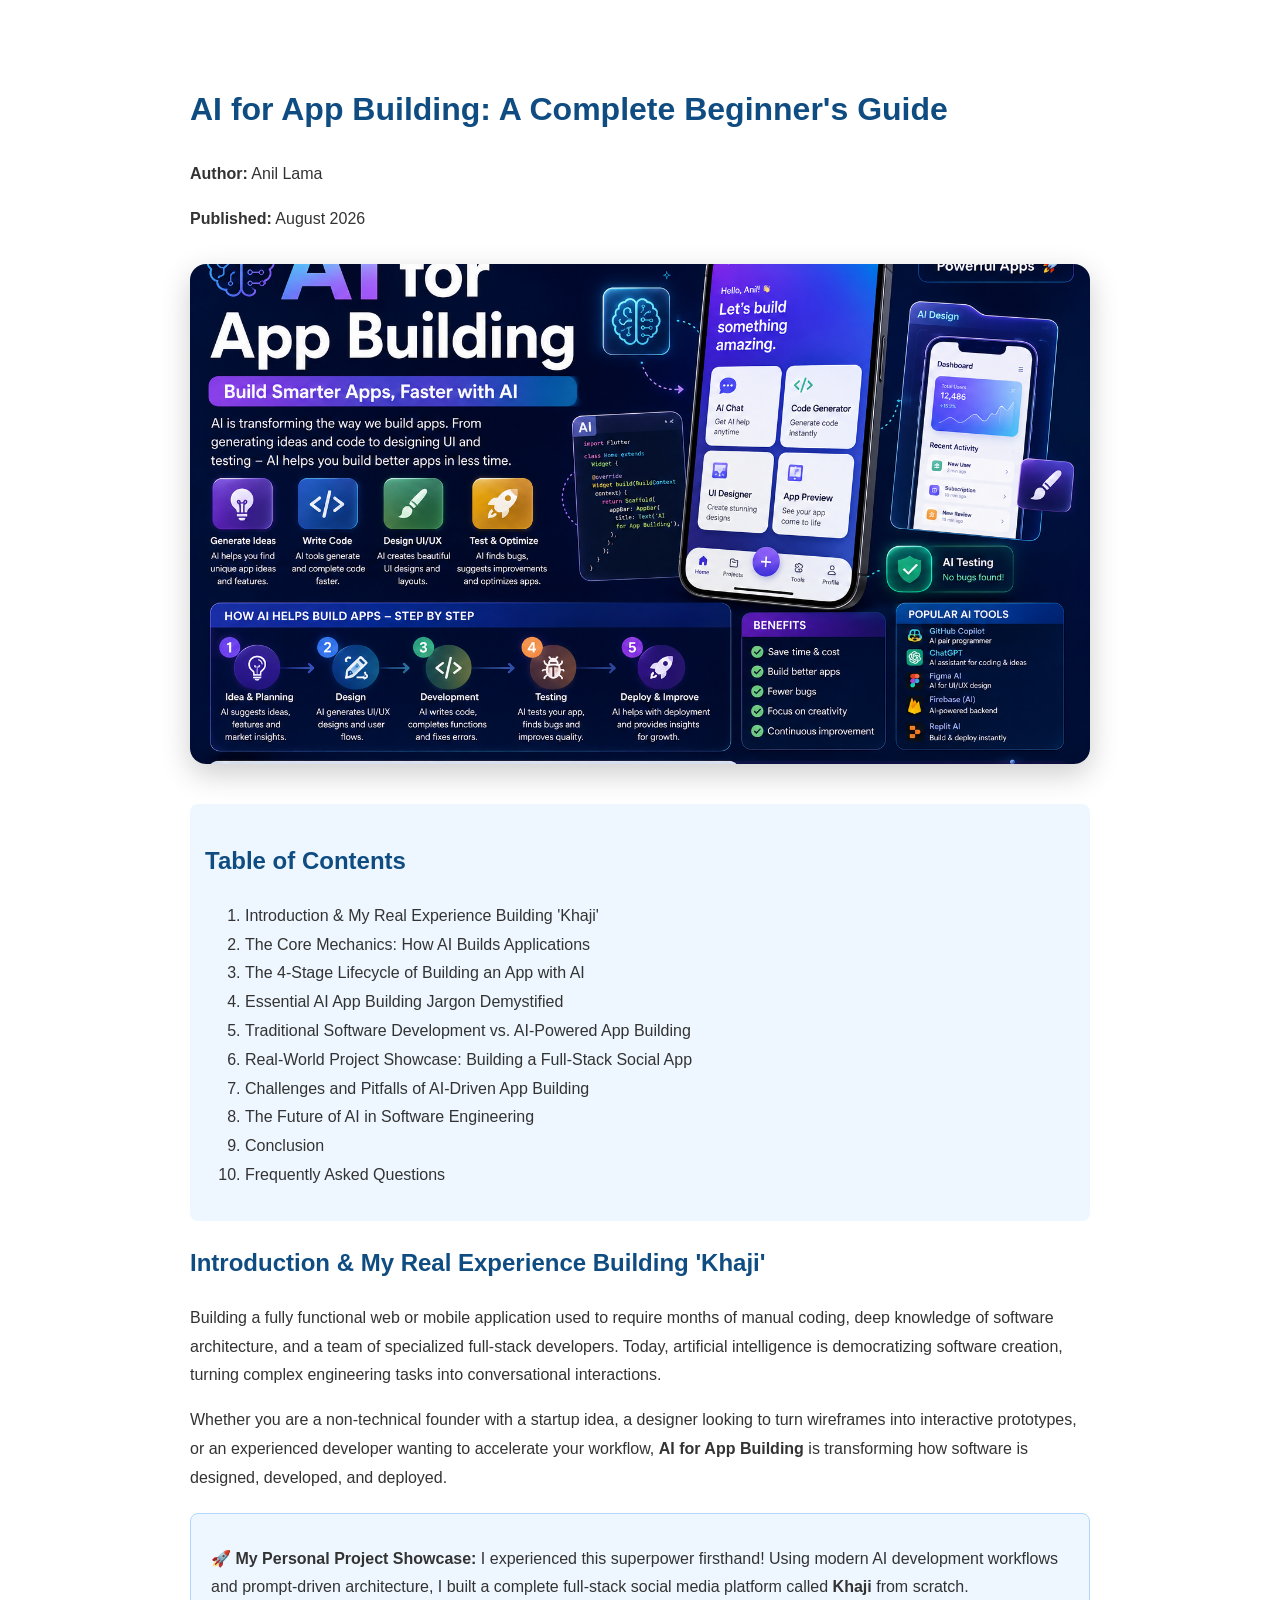
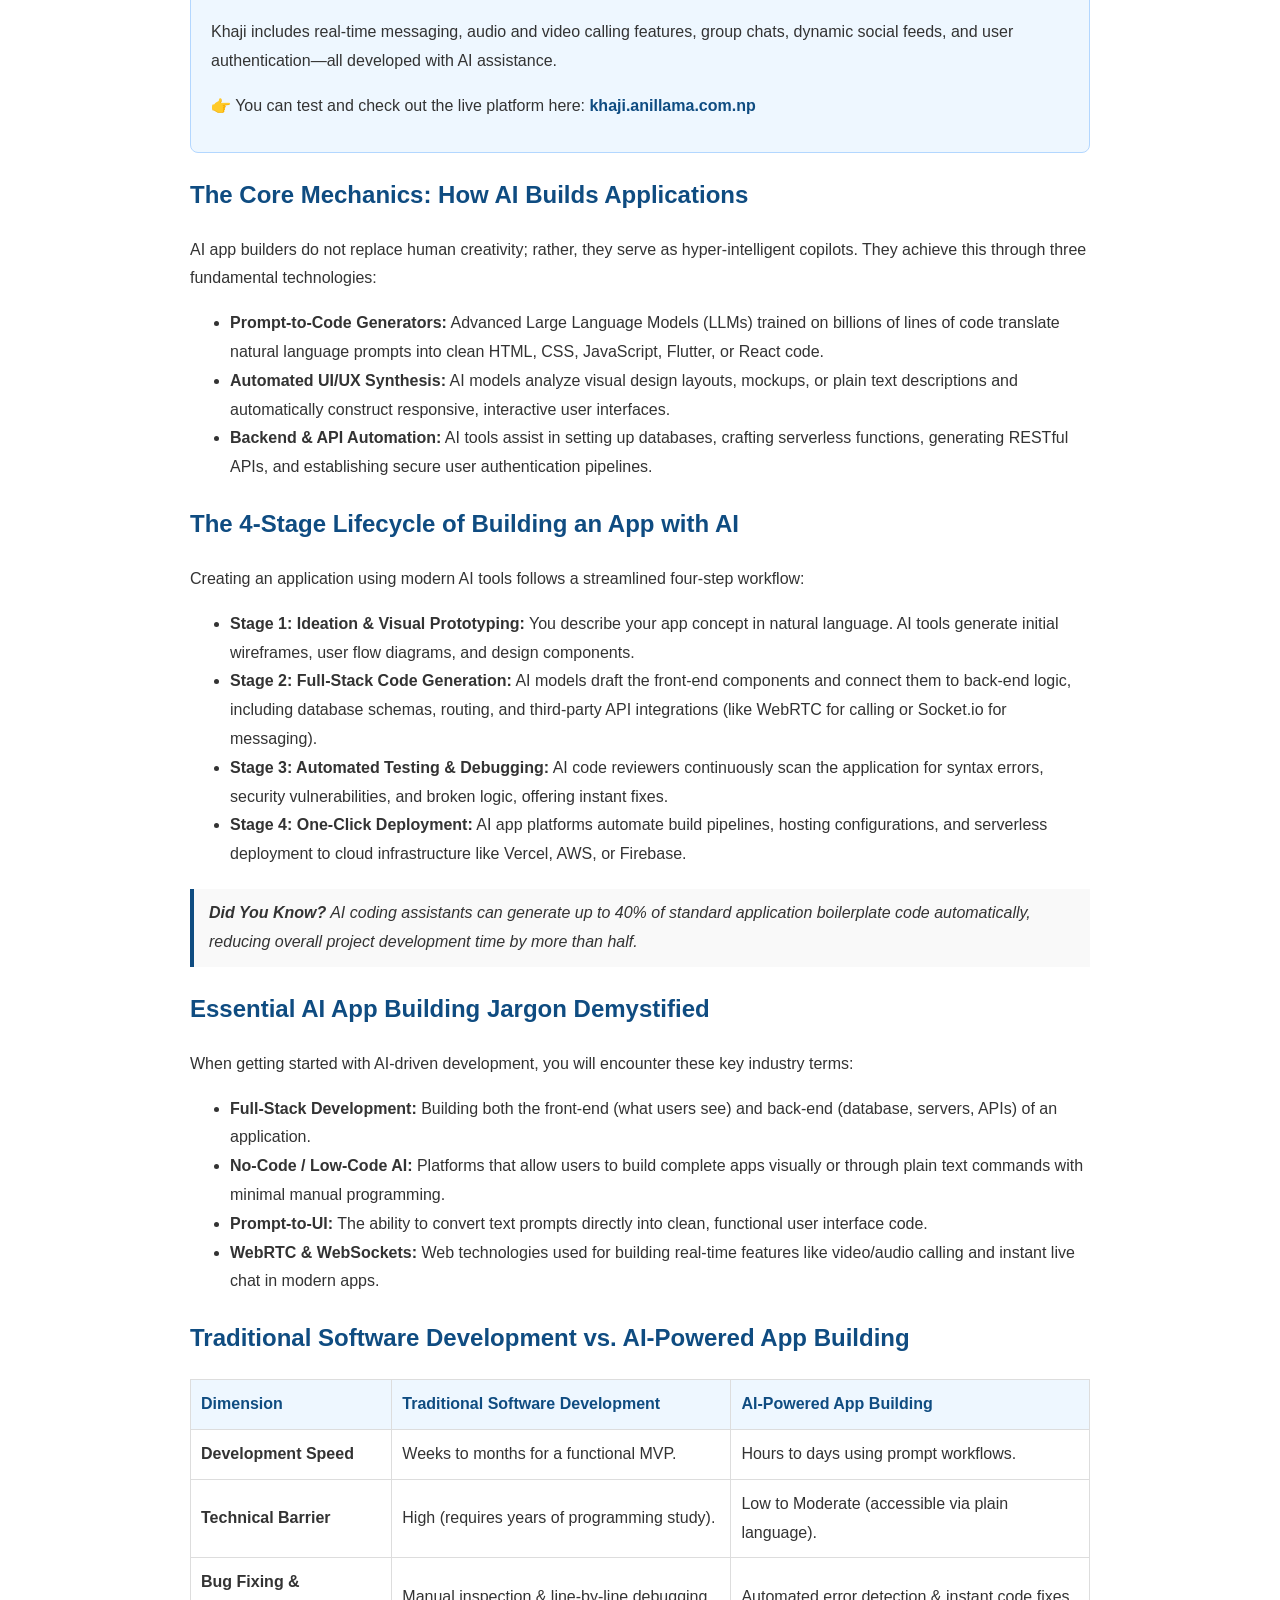
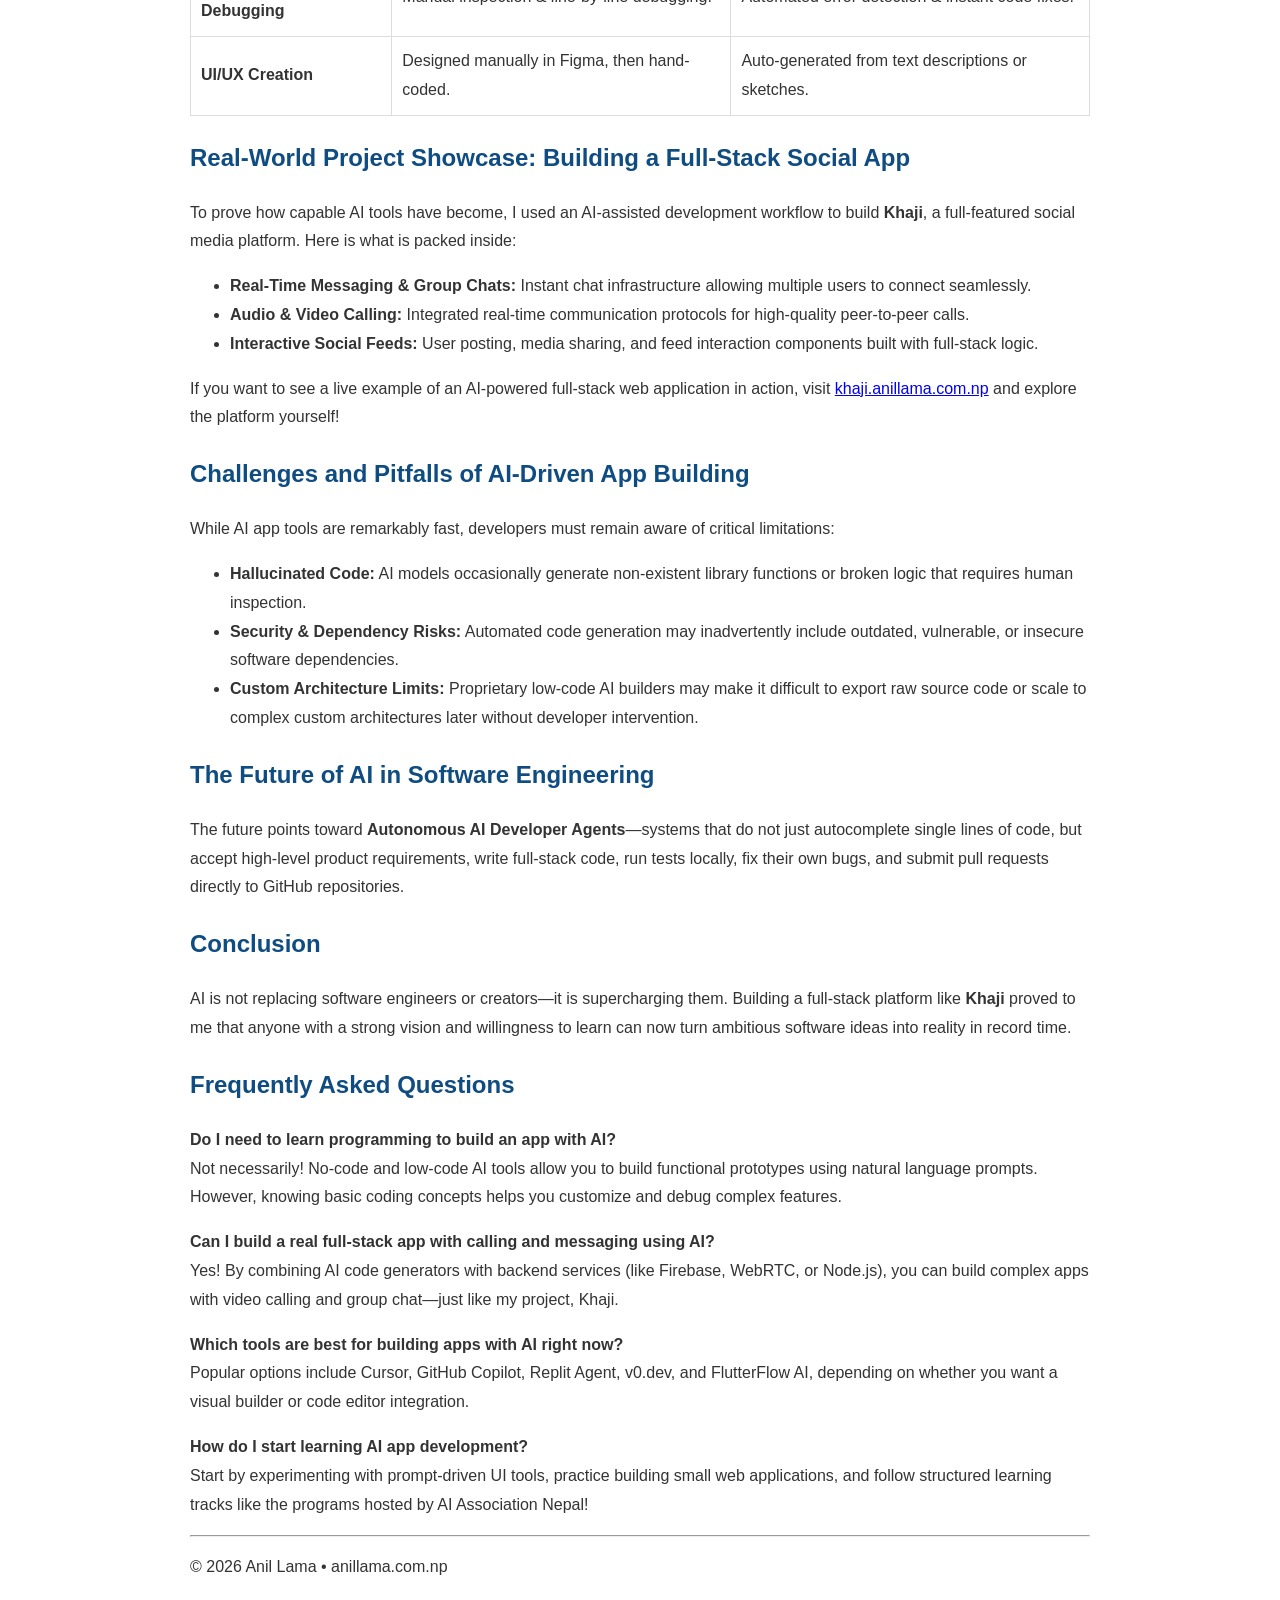
<file: Blogs/AI-for-App-Building.html>
<!DOCTYPE html>
<html lang="en">
<head>
<meta charset="UTF-8">
<meta name="viewport" content="width=device-width, initial-scale=1.0">
<title>AI for App Building: A Complete Beginner's Guide | Anil Lama</title>
<meta name="description" content="Learn how AI is revolutionizing app development. Read how I built Khaji—a full-stack social media app with calls, group chats, and messaging using AI.">
<style>
body{font-family:Arial,sans-serif;max-width:900px;margin:40px auto;line-height:1.8;padding:20px;color:#333}
h1,h2{color:#0f4c81}code{background:#f3f3f3;padding:2px 5px}pre{background:#f7f7f7;padding:12px;overflow:auto}
.toc{background:#eef7ff;padding:15px;border-radius:8px}
.blog-hero{
    margin:30px 0;
}

.blog-image{
    width:100%;
    max-height:500px;
    object-fit:cover;
    border-radius:16px;
    box-shadow:0 10px 30px rgba(0,0,0,.2);
}
table{width:100%;border-collapse:collapse;margin:20px 0;}
th,td{border:1px solid #ddd;padding:10px;text-align:left;}
th{background-color:#eef7ff;color:#0f4c81;}
blockquote{background:#f9f9f9;border-left:4px solid #0f4c81;margin:20px 0;padding:10px 15px;font-style:italic;}
.highlight-box{background:#eef7ff;border:1px solid #b3d7ff;padding:15px 20px;border-radius:8px;margin:20px 0;}
.highlight-box a{color:#0f4c81;font-weight:bold;text-decoration:none;}
.highlight-box a:hover{text-decoration:underline;}
</style>
<!-- Google tag (gtag.js) -->
<script async src="https://www.googletagmanager.com/gtag/js?id=G-N50CL3ZTT5"></script>
<script>
  window.dataLayer = window.dataLayer || [];
  function gtag(){dataLayer.push(arguments);}
  gtag('js', new Date());

  gtag('config', 'G-N50CL3ZTT5');
</script>
<script async src="https://pagead2.googlesyndication.com/pagead/js/adsbygoogle.js?client=ca-pub-7335396742183776"
     crossorigin="anonymous"></script>
<ins class="adsbygoogle"
     style="display:block; text-align:center;"
     data-ad-layout="in-article"
     data-ad-format="fluid"
     data-ad-client="ca-pub-7335396742183776"
     data-ad-slot="8837589714"></ins>
<script>
     (adsbygoogle = window.adsbygoogle || []).push({});
</script>
</head>
<body>
<h1>AI for App Building: A Complete Beginner's Guide</h1>
<p><strong>Author:</strong> Anil Lama</p>
<p><strong>Published:</strong> August 2026</p>

<div class="blog-hero">
    <img src="../assets/img/blogs/ai-app-building.png" alt="AI for App Building - A Complete Beginner's Guide" class="blog-image">
</div>

<div class="toc">
<h2>Table of Contents</h2>
<ol>
<li>Introduction & My Real Experience Building 'Khaji'</li>
<li>The Core Mechanics: How AI Builds Applications</li>
<li>The 4-Stage Lifecycle of Building an App with AI</li>
<li>Essential AI App Building Jargon Demystified</li>
<li>Traditional Software Development vs. AI-Powered App Building</li>
<li>Real-World Project Showcase: Building a Full-Stack Social App</li>
<li>Challenges and Pitfalls of AI-Driven App Building</li>
<li>The Future of AI in Software Engineering</li>
<li>Conclusion</li>
<li>Frequently Asked Questions</li>
</ol>
</div>

<h2>Introduction & My Real Experience Building 'Khaji'</h2>
<p>Building a fully functional web or mobile application used to require months of manual coding, deep knowledge of software architecture, and a team of specialized full-stack developers. Today, artificial intelligence is democratizing software creation, turning complex engineering tasks into conversational interactions.</p>
<p>Whether you are a non-technical founder with a startup idea, a designer looking to turn wireframes into interactive prototypes, or an experienced developer wanting to accelerate your workflow, <strong>AI for App Building</strong> is transforming how software is designed, developed, and deployed.</p>

<div class="highlight-box">
    <p><strong>🚀 My Personal Project Showcase:</strong> I experienced this superpower firsthand! Using modern AI development workflows and prompt-driven architecture, I built a complete full-stack social media platform called <strong>Khaji</strong> from scratch.</p>
    <p>Khaji includes real-time messaging, audio and video calling features, group chats, dynamic social feeds, and user authentication—all developed with AI assistance.</p>
    <p>👉 You can test and check out the live platform here: <a href="https://khaji.anillama.com.np" target="_blank" rel="noopener">khaji.anillama.com.np</a></p>
</div>

<h2>The Core Mechanics: How AI Builds Applications</h2>
<p>AI app builders do not replace human creativity; rather, they serve as hyper-intelligent copilots. They achieve this through three fundamental technologies:</p>
<ul>
<li><strong>Prompt-to-Code Generators:</strong> Advanced Large Language Models (LLMs) trained on billions of lines of code translate natural language prompts into clean HTML, CSS, JavaScript, Flutter, or React code.</li>
<li><strong>Automated UI/UX Synthesis:</strong> AI models analyze visual design layouts, mockups, or plain text descriptions and automatically construct responsive, interactive user interfaces.</li>
<li><strong>Backend & API Automation:</strong> AI tools assist in setting up databases, crafting serverless functions, generating RESTful APIs, and establishing secure user authentication pipelines.</li>
</ul>

<h2>The 4-Stage Lifecycle of Building an App with AI</h2>
<p>Creating an application using modern AI tools follows a streamlined four-step workflow:</p>
<ul>
<li><strong>Stage 1: Ideation & Visual Prototyping:</strong> You describe your app concept in natural language. AI tools generate initial wireframes, user flow diagrams, and design components.</li>
<li><strong>Stage 2: Full-Stack Code Generation:</strong> AI models draft the front-end components and connect them to back-end logic, including database schemas, routing, and third-party API integrations (like WebRTC for calling or Socket.io for messaging).</li>
<li><strong>Stage 3: Automated Testing & Debugging:</strong> AI code reviewers continuously scan the application for syntax errors, security vulnerabilities, and broken logic, offering instant fixes.</li>
<li><strong>Stage 4: One-Click Deployment:</strong> AI app platforms automate build pipelines, hosting configurations, and serverless deployment to cloud infrastructure like Vercel, AWS, or Firebase.</li>
</ul>

<blockquote><strong>Did You Know?</strong> AI coding assistants can generate up to 40% of standard application boilerplate code automatically, reducing overall project development time by more than half.</blockquote>

<h2>Essential AI App Building Jargon Demystified</h2>
<p>When getting started with AI-driven development, you will encounter these key industry terms:</p>
<ul>
<li><strong>Full-Stack Development:</strong> Building both the front-end (what users see) and back-end (database, servers, APIs) of an application.</li>
<li><strong>No-Code / Low-Code AI:</strong> Platforms that allow users to build complete apps visually or through plain text commands with minimal manual programming.</li>
<li><strong>Prompt-to-UI:</strong> The ability to convert text prompts directly into clean, functional user interface code.</li>
<li><strong>WebRTC & WebSockets:</strong> Web technologies used for building real-time features like video/audio calling and instant live chat in modern apps.</li>
</ul>

<h2>Traditional Software Development vs. AI-Powered App Building</h2>
<table>
<thead>
<tr>
<th>Dimension</th>
<th>Traditional Software Development</th>
<th>AI-Powered App Building</th>
</tr>
</thead>
<tbody>
<tr>
<td><strong>Development Speed</strong></td>
<td>Weeks to months for a functional MVP.</td>
<td>Hours to days using prompt workflows.</td>
</tr>
<tr>
<td><strong>Technical Barrier</strong></td>
<td>High (requires years of programming study).</td>
<td>Low to Moderate (accessible via plain language).</td>
</tr>
<tr>
<td><strong>Bug Fixing & Debugging</strong></td>
<td>Manual inspection & line-by-line debugging.</td>
<td>Automated error detection & instant code fixes.</td>
</tr>
<tr>
<td><strong>UI/UX Creation</strong></td>
<td>Designed manually in Figma, then hand-coded.</td>
<td>Auto-generated from text descriptions or sketches.</td>
</tr>
</tbody>
</table>

<h2>Real-World Project Showcase: Building a Full-Stack Social App</h2>
<p>To prove how capable AI tools have become, I used an AI-assisted development workflow to build <strong>Khaji</strong>, a full-featured social media platform. Here is what is packed inside:</p>
<ul>
<li><strong>Real-Time Messaging & Group Chats:</strong> Instant chat infrastructure allowing multiple users to connect seamlessly.</li>
<li><strong>Audio & Video Calling:</strong> Integrated real-time communication protocols for high-quality peer-to-peer calls.</li>
<li><strong>Interactive Social Feeds:</strong> User posting, media sharing, and feed interaction components built with full-stack logic.</li>
</ul>
<p>If you want to see a live example of an AI-powered full-stack web application in action, visit <a href="https://khaji.anillama.com.np" target="_blank" rel="noopener">khaji.anillama.com.np</a> and explore the platform yourself!</p>

<h2>Challenges and Pitfalls of AI-Driven App Building</h2>
<p>While AI app tools are remarkably fast, developers must remain aware of critical limitations:</p>
<ul>
<li><strong>Hallucinated Code:</strong> AI models occasionally generate non-existent library functions or broken logic that requires human inspection.</li>
<li><strong>Security & Dependency Risks:</strong> Automated code generation may inadvertently include outdated, vulnerable, or insecure software dependencies.</li>
<li><strong>Custom Architecture Limits:</strong> Proprietary low-code AI builders may make it difficult to export raw source code or scale to complex custom architectures later without developer intervention.</li>
</ul>

<h2>The Future of AI in Software Engineering</h2>
<p>The future points toward <strong>Autonomous AI Developer Agents</strong>—systems that do not just autocomplete single lines of code, but accept high-level product requirements, write full-stack code, run tests locally, fix their own bugs, and submit pull requests directly to GitHub repositories.</p>

<h2>Conclusion</h2>
<p>AI is not replacing software engineers or creators—it is supercharging them. Building a full-stack platform like <strong>Khaji</strong> proved to me that anyone with a strong vision and willingness to learn can now turn ambitious software ideas into reality in record time.</p>

<h2>Frequently Asked Questions</h2>
<p><strong>Do I need to learn programming to build an app with AI?</strong><br>Not necessarily! No-code and low-code AI tools allow you to build functional prototypes using natural language prompts. However, knowing basic coding concepts helps you customize and debug complex features.</p>
<p><strong>Can I build a real full-stack app with calling and messaging using AI?</strong><br>Yes! By combining AI code generators with backend services (like Firebase, WebRTC, or Node.js), you can build complex apps with video calling and group chat—just like my project, Khaji.</p>
<p><strong>Which tools are best for building apps with AI right now?</strong><br>Popular options include Cursor, GitHub Copilot, Replit Agent, v0.dev, and FlutterFlow AI, depending on whether you want a visual builder or code editor integration.</p>
<p><strong>How do I start learning AI app development?</strong><br>Start by experimenting with prompt-driven UI tools, practice building small web applications, and follow structured learning tracks like the programs hosted by AI Association Nepal!</p>

<hr>
<p>© 2026 Anil Lama • anillama.com.np</p>

<!-- Clean URL Script -->
<script>
  if (window.location.pathname.endsWith('.html')) {
    var cleanUrl = window.location.pathname.replace(/\.html$/, '') + window.location.search + window.location.hash;
    window.history.replaceState(null, '', cleanUrl);
  }
</script>
</body>
</html>
</file>
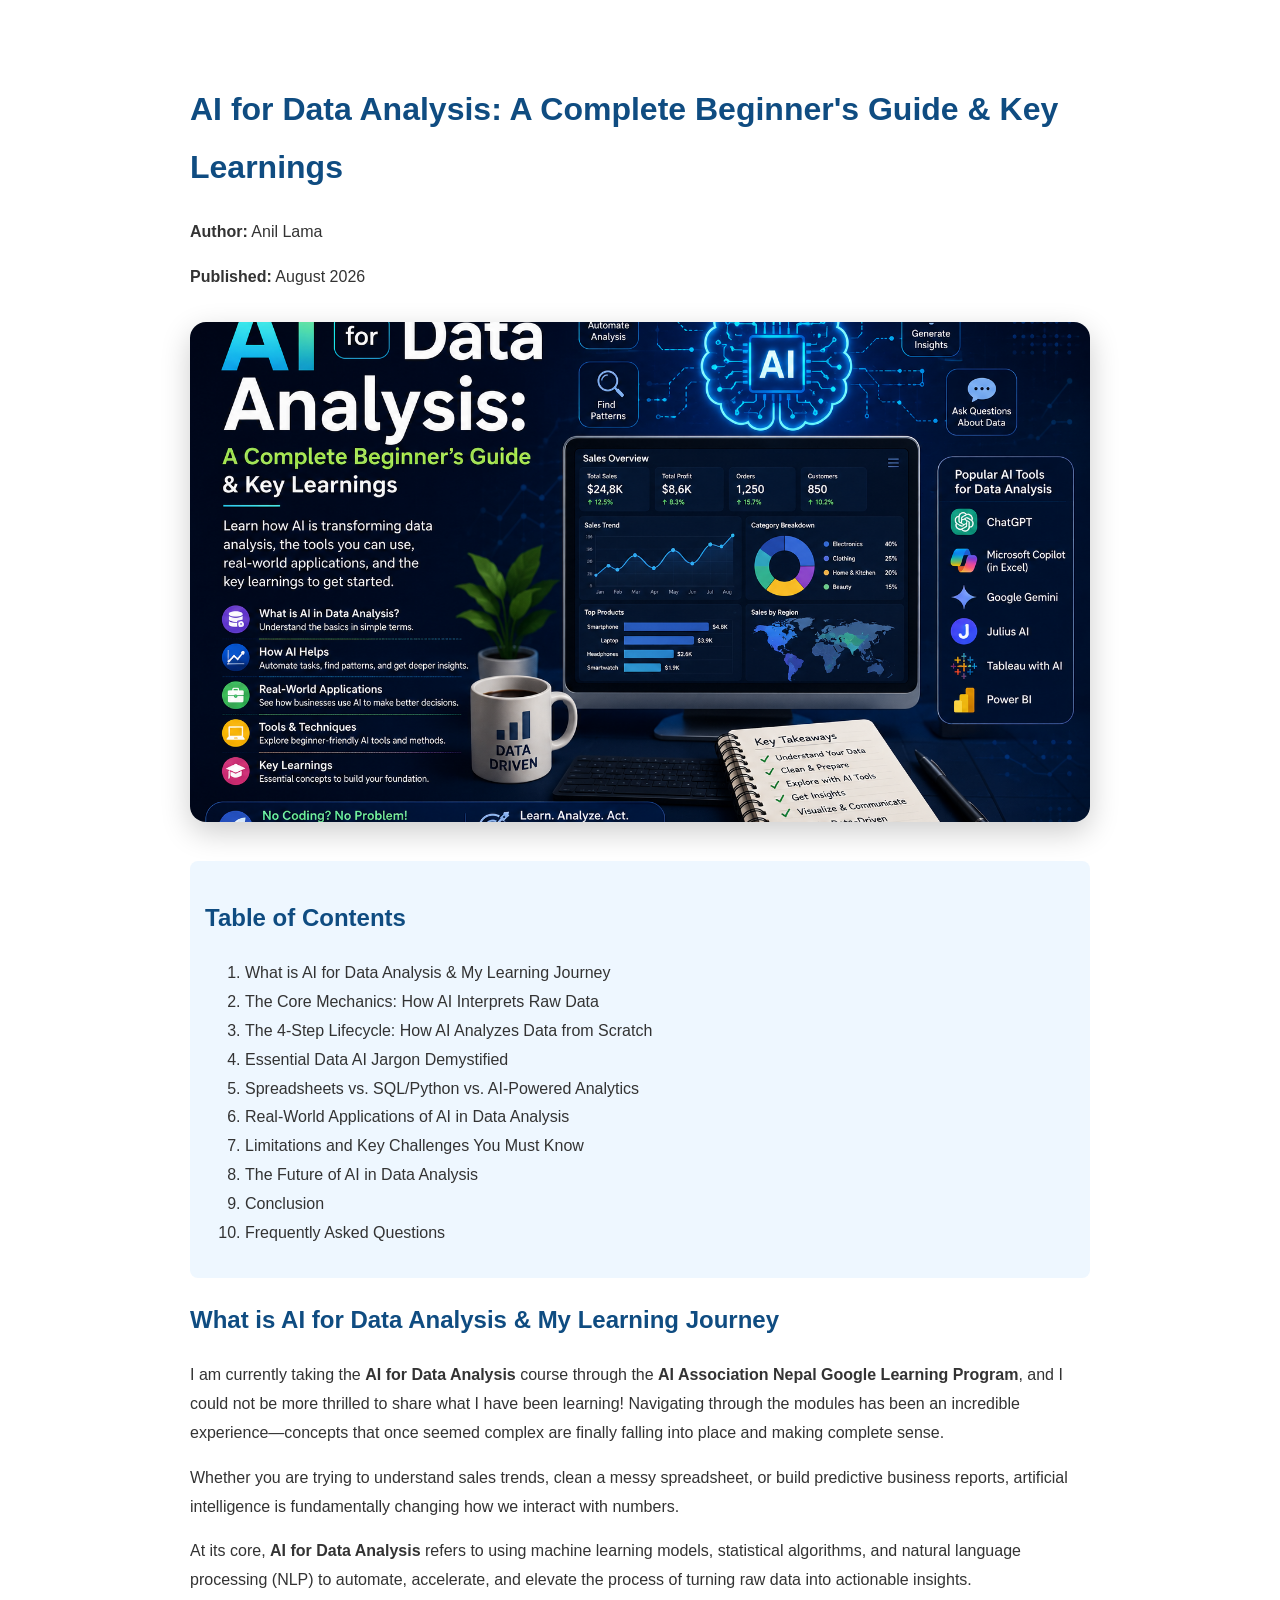
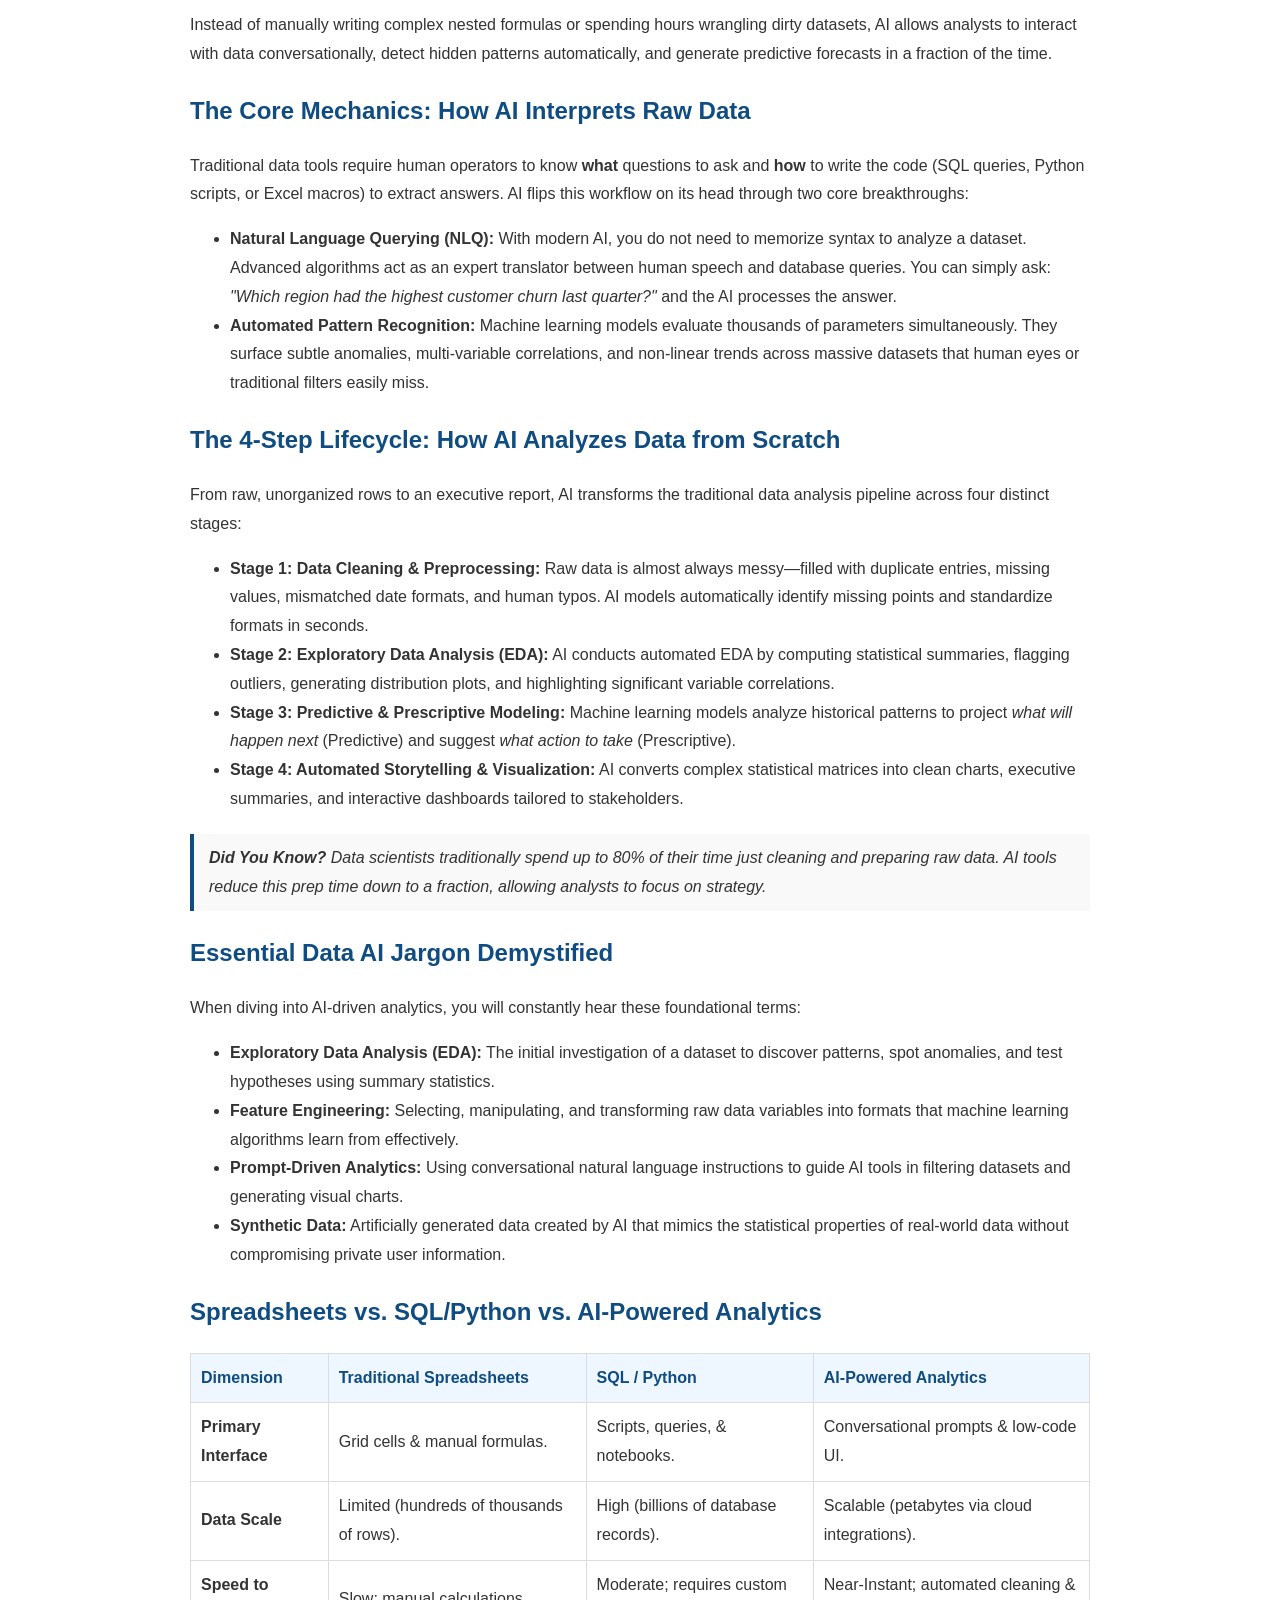
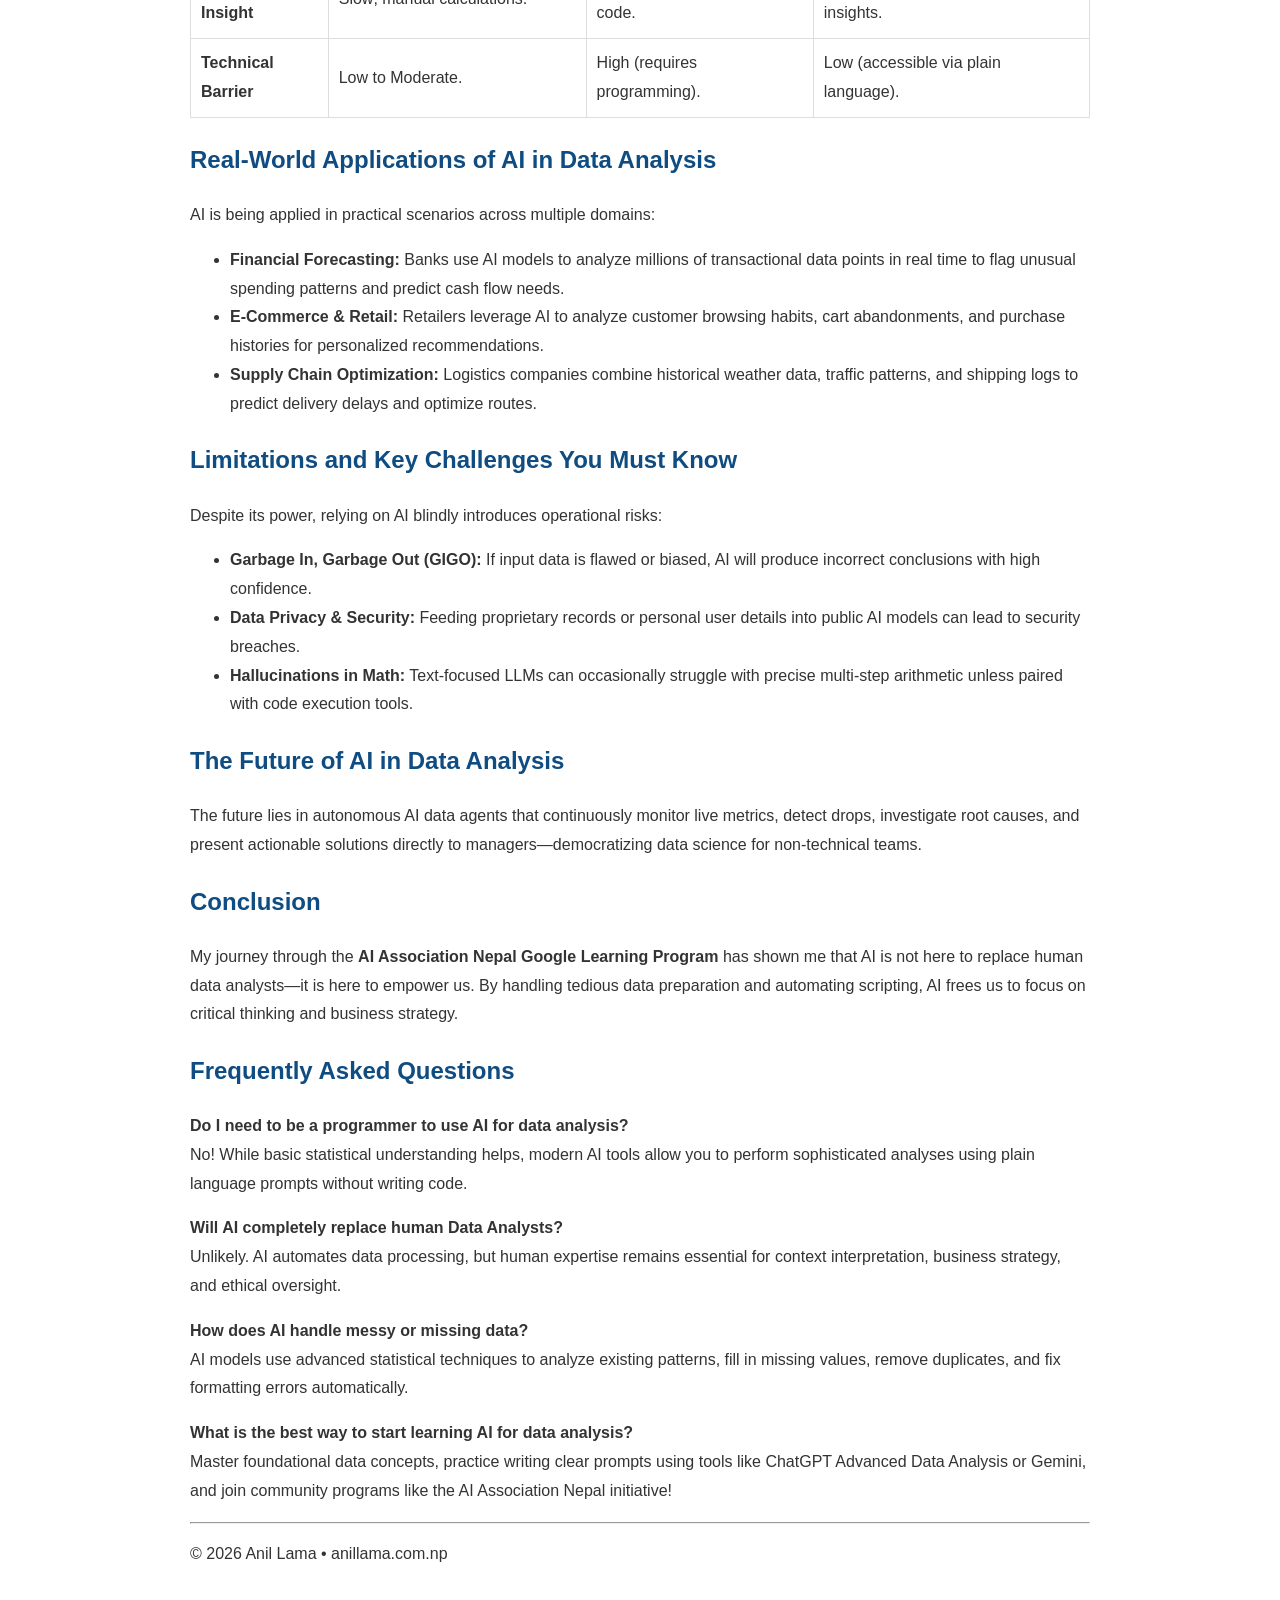
<file: Blogs/AI-for-Data-Analysis.html>
<!DOCTYPE html>
<html lang="en">
<head>
<meta charset="UTF-8">
<meta name="viewport" content="width=device-width, initial-scale=1.0">
<title>AI for Data Analysis: A Complete Beginner's Guide & Key Learnings | Anil Lama</title>
<meta name="description" content="Discover how AI is revolutionizing data analysis. Insights from the AI Association Nepal Google Learning Program, core mechanics, lifecycle, and real-world applications.">
<style>
body{font-family:Arial,sans-serif;max-width:900px;margin:40px auto;line-height:1.8;padding:20px;color:#333}
h1,h2{color:#0f4c81}code{background:#f3f3f3;padding:2px 5px}pre{background:#f7f7f7;padding:12px;overflow:auto}
.toc{background:#eef7ff;padding:15px;border-radius:8px}
.blog-hero{
    margin:30px 0;
}

.blog-image{
    width:100%;
    max-height:500px;
    object-fit:cover;
    border-radius:16px;
    box-shadow:0 10px 30px rgba(0,0,0,.2);
}
table{width:100%;border-collapse:collapse;margin:20px 0;}
th,td{border:1px solid #ddd;padding:10px;text-align:left;}
th{background-color:#eef7ff;color:#0f4c81;}
blockquote{background:#f9f9f9;border-left:4px solid #0f4c81;margin:20px 0;padding:10px 15px;font-style:italic;}
</style>
<!-- Google tag (gtag.js) -->
<script async src="https://www.googletagmanager.com/gtag/js?id=G-N50CL3ZTT5"></script>
<script>
  window.dataLayer = window.dataLayer || [];
  function gtag(){dataLayer.push(arguments);}
  gtag('js', new Date());

  gtag('config', 'G-N50CL3ZTT5');
</script>
<script async src="https://pagead2.googlesyndication.com/pagead/js/adsbygoogle.js?client=ca-pub-7335396742183776"
     crossorigin="anonymous"></script>
<ins class="adsbygoogle"
     style="display:block; text-align:center;"
     data-ad-layout="in-article"
     data-ad-format="fluid"
     data-ad-client="ca-pub-7335396742183776"
     data-ad-slot="8837589714"></ins>
<script>
     (adsbygoogle = window.adsbygoogle || []).push({});
</script>
</head>
<body>
<h1>AI for Data Analysis: A Complete Beginner's Guide & Key Learnings</h1>
<p><strong>Author:</strong> Anil Lama</p>
<p><strong>Published:</strong> August 2026</p>

<div class="blog-hero">
    <img src="../assets/img/blogs/ai-data-analysis.png" alt="AI for Data Analysis - A Complete Beginner's Guide" class="blog-image">
</div>

<div class="toc">
<h2>Table of Contents</h2>
<ol>
<li>What is AI for Data Analysis & My Learning Journey</li>
<li>The Core Mechanics: How AI Interprets Raw Data</li>
<li>The 4-Step Lifecycle: How AI Analyzes Data from Scratch</li>
<li>Essential Data AI Jargon Demystified</li>
<li>Spreadsheets vs. SQL/Python vs. AI-Powered Analytics</li>
<li>Real-World Applications of AI in Data Analysis</li>
<li>Limitations and Key Challenges You Must Know</li>
<li>The Future of AI in Data Analysis</li>
<li>Conclusion</li>
<li>Frequently Asked Questions</li>
</ol>
</div>

<h2>What is AI for Data Analysis & My Learning Journey</h2>
<p>I am currently taking the <strong>AI for Data Analysis</strong> course through the <strong>AI Association Nepal Google Learning Program</strong>, and I could not be more thrilled to share what I have been learning! Navigating through the modules has been an incredible experience—concepts that once seemed complex are finally falling into place and making complete sense.</p>
<p>Whether you are trying to understand sales trends, clean a messy spreadsheet, or build predictive business reports, artificial intelligence is fundamentally changing how we interact with numbers.</p>
<p>At its core, <strong>AI for Data Analysis</strong> refers to using machine learning models, statistical algorithms, and natural language processing (NLP) to automate, accelerate, and elevate the process of turning raw data into actionable insights.</p>
<p>Instead of manually writing complex nested formulas or spending hours wrangling dirty datasets, AI allows analysts to interact with data conversationally, detect hidden patterns automatically, and generate predictive forecasts in a fraction of the time.</p>

<h2>The Core Mechanics: How AI Interprets Raw Data</h2>
<p>Traditional data tools require human operators to know <strong>what</strong> questions to ask and <strong>how</strong> to write the code (SQL queries, Python scripts, or Excel macros) to extract answers. AI flips this workflow on its head through two core breakthroughs:</p>
<ul>
<li><strong>Natural Language Querying (NLQ):</strong> With modern AI, you do not need to memorize syntax to analyze a dataset. Advanced algorithms act as an expert translator between human speech and database queries. You can simply ask: <em>"Which region had the highest customer churn last quarter?"</em> and the AI processes the answer.</li>
<li><strong>Automated Pattern Recognition:</strong> Machine learning models evaluate thousands of parameters simultaneously. They surface subtle anomalies, multi-variable correlations, and non-linear trends across massive datasets that human eyes or traditional filters easily miss.</li>
</ul>

<h2>The 4-Step Lifecycle: How AI Analyzes Data from Scratch</h2>
<p>From raw, unorganized rows to an executive report, AI transforms the traditional data analysis pipeline across four distinct stages:</p>
<ul>
<li><strong>Stage 1: Data Cleaning & Preprocessing:</strong> Raw data is almost always messy—filled with duplicate entries, missing values, mismatched date formats, and human typos. AI models automatically identify missing points and standardize formats in seconds.</li>
<li><strong>Stage 2: Exploratory Data Analysis (EDA):</strong> AI conducts automated EDA by computing statistical summaries, flagging outliers, generating distribution plots, and highlighting significant variable correlations.</li>
<li><strong>Stage 3: Predictive & Prescriptive Modeling:</strong> Machine learning models analyze historical patterns to project <em>what will happen next</em> (Predictive) and suggest <em>what action to take</em> (Prescriptive).</li>
<li><strong>Stage 4: Automated Storytelling & Visualization:</strong> AI converts complex statistical matrices into clean charts, executive summaries, and interactive dashboards tailored to stakeholders.</li>
</ul>

<blockquote><strong>Did You Know?</strong> Data scientists traditionally spend up to 80% of their time just cleaning and preparing raw data. AI tools reduce this prep time down to a fraction, allowing analysts to focus on strategy.</blockquote>

<h2>Essential Data AI Jargon Demystified</h2>
<p>When diving into AI-driven analytics, you will constantly hear these foundational terms:</p>
<ul>
<li><strong>Exploratory Data Analysis (EDA):</strong> The initial investigation of a dataset to discover patterns, spot anomalies, and test hypotheses using summary statistics.</li>
<li><strong>Feature Engineering:</strong> Selecting, manipulating, and transforming raw data variables into formats that machine learning algorithms learn from effectively.</li>
<li><strong>Prompt-Driven Analytics:</strong> Using conversational natural language instructions to guide AI tools in filtering datasets and generating visual charts.</li>
<li><strong>Synthetic Data:</strong> Artificially generated data created by AI that mimics the statistical properties of real-world data without compromising private user information.</li>
</ul>

<h2>Spreadsheets vs. SQL/Python vs. AI-Powered Analytics</h2>
<table>
<thead>
<tr>
<th>Dimension</th>
<th>Traditional Spreadsheets</th>
<th>SQL / Python</th>
<th>AI-Powered Analytics</th>
</tr>
</thead>
<tbody>
<tr>
<td><strong>Primary Interface</strong></td>
<td>Grid cells & manual formulas.</td>
<td>Scripts, queries, & notebooks.</td>
<td>Conversational prompts & low-code UI.</td>
</tr>
<tr>
<td><strong>Data Scale</strong></td>
<td>Limited (hundreds of thousands of rows).</td>
<td>High (billions of database records).</td>
<td>Scalable (petabytes via cloud integrations).</td>
</tr>
<tr>
<td><strong>Speed to Insight</strong></td>
<td>Slow; manual calculations.</td>
<td>Moderate; requires custom code.</td>
<td>Near-Instant; automated cleaning & insights.</td>
</tr>
<tr>
<td><strong>Technical Barrier</strong></td>
<td>Low to Moderate.</td>
<td>High (requires programming).</td>
<td>Low (accessible via plain language).</td>
</tr>
</tbody>
</table>

<h2>Real-World Applications of AI in Data Analysis</h2>
<p>AI is being applied in practical scenarios across multiple domains:</p>
<ul>
<li><strong>Financial Forecasting:</strong> Banks use AI models to analyze millions of transactional data points in real time to flag unusual spending patterns and predict cash flow needs.</li>
<li><strong>E-Commerce & Retail:</strong> Retailers leverage AI to analyze customer browsing habits, cart abandonments, and purchase histories for personalized recommendations.</li>
<li><strong>Supply Chain Optimization:</strong> Logistics companies combine historical weather data, traffic patterns, and shipping logs to predict delivery delays and optimize routes.</li>
</ul>

<h2>Limitations and Key Challenges You Must Know</h2>
<p>Despite its power, relying on AI blindly introduces operational risks:</p>
<ul>
<li><strong>Garbage In, Garbage Out (GIGO):</strong> If input data is flawed or biased, AI will produce incorrect conclusions with high confidence.</li>
<li><strong>Data Privacy & Security:</strong> Feeding proprietary records or personal user details into public AI models can lead to security breaches.</li>
<li><strong>Hallucinations in Math:</strong> Text-focused LLMs can occasionally struggle with precise multi-step arithmetic unless paired with code execution tools.</li>
</ul>

<h2>The Future of AI in Data Analysis</h2>
<p>The future lies in autonomous AI data agents that continuously monitor live metrics, detect drops, investigate root causes, and present actionable solutions directly to managers—democratizing data science for non-technical teams.</p>

<h2>Conclusion</h2>
<p>My journey through the <strong>AI Association Nepal Google Learning Program</strong> has shown me that AI is not here to replace human data analysts—it is here to empower us. By handling tedious data preparation and automating scripting, AI frees us to focus on critical thinking and business strategy.</p>

<h2>Frequently Asked Questions</h2>
<p><strong>Do I need to be a programmer to use AI for data analysis?</strong><br>No! While basic statistical understanding helps, modern AI tools allow you to perform sophisticated analyses using plain language prompts without writing code.</p>
<p><strong>Will AI completely replace human Data Analysts?</strong><br>Unlikely. AI automates data processing, but human expertise remains essential for context interpretation, business strategy, and ethical oversight.</p>
<p><strong>How does AI handle messy or missing data?</strong><br>AI models use advanced statistical techniques to analyze existing patterns, fill in missing values, remove duplicates, and fix formatting errors automatically.</p>
<p><strong>What is the best way to start learning AI for data analysis?</strong><br>Master foundational data concepts, practice writing clear prompts using tools like ChatGPT Advanced Data Analysis or Gemini, and join community programs like the AI Association Nepal initiative!</p>

<hr>
<p>© 2026 Anil Lama • anillama.com.np</p>

<!-- Clean URL Script -->
<script>
  if (window.location.pathname.endsWith('.html')) {
    var cleanUrl = window.location.pathname.replace(/\.html$/, '') + window.location.search + window.location.hash;
    window.history.replaceState(null, '', cleanUrl);
  }
</script>
</body>
</html>
</file>
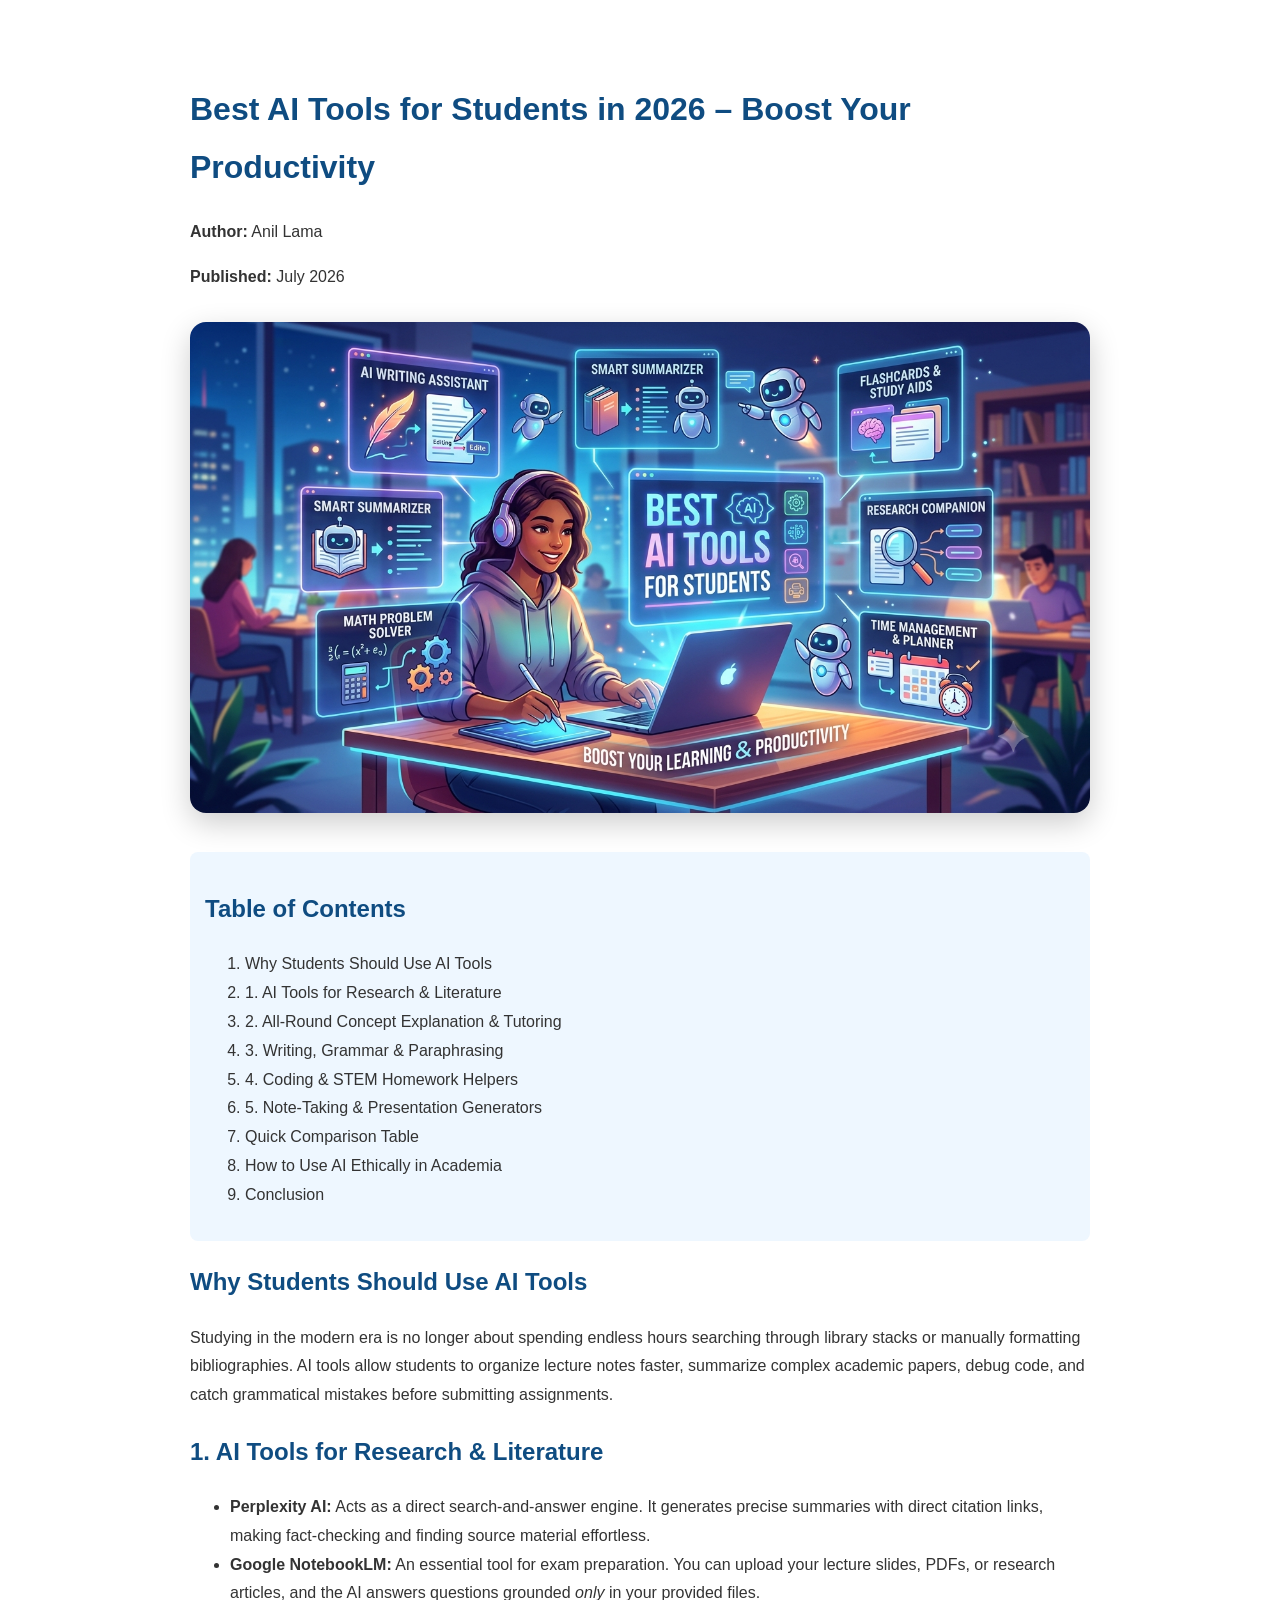
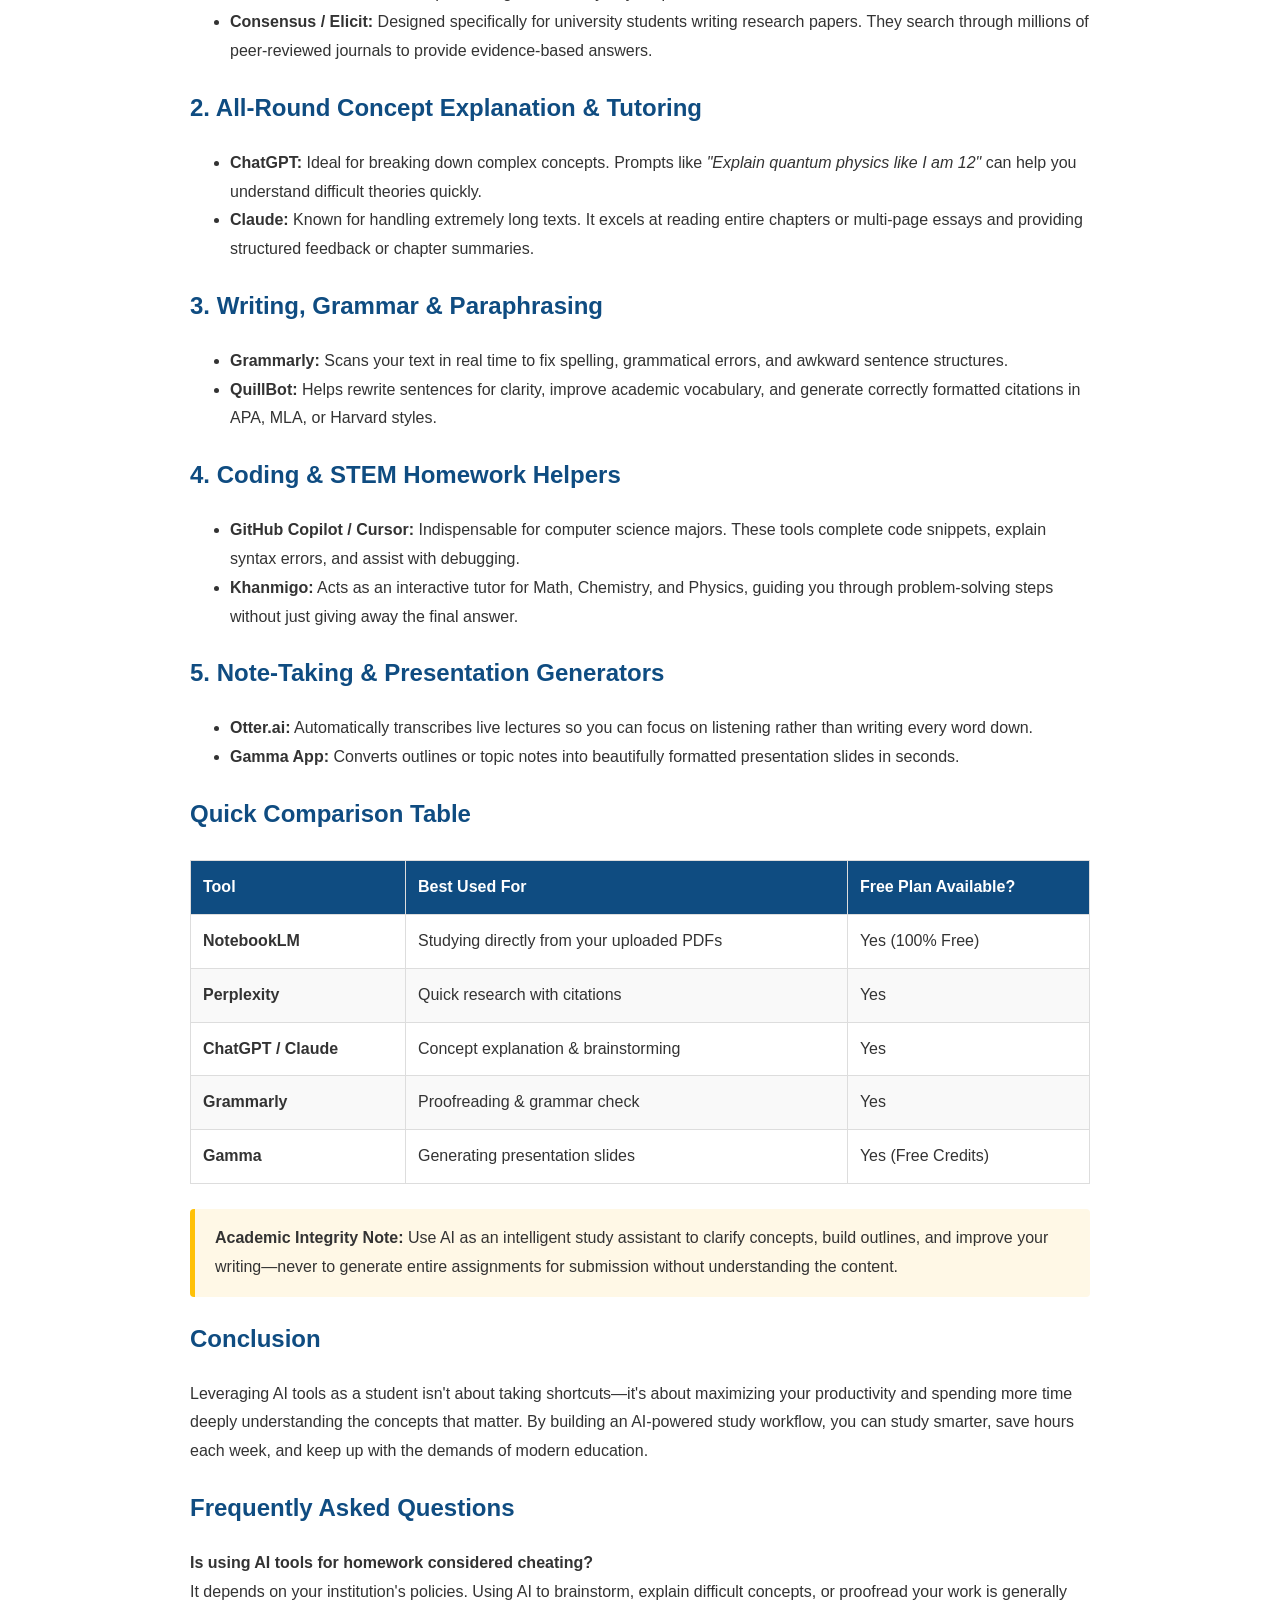
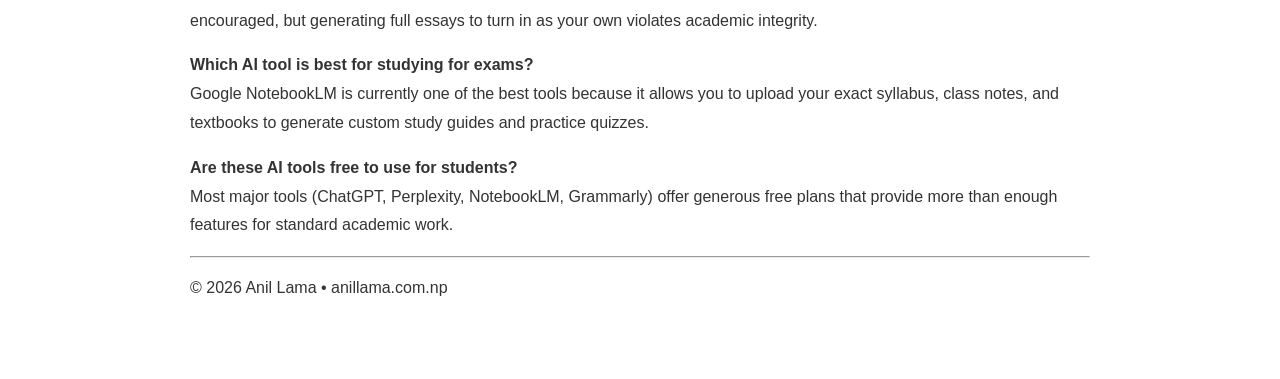
<file: Blogs/best-ai-tools-for-students.html>
<!DOCTYPE html>
<html lang="en">
<head>
<meta charset="UTF-8">
<meta name="viewport" content="width=device-width, initial-scale=1.0">
<title>Best AI Tools for Students in 2026 – Boost Your Productivity | Anil Lama</title>
<meta name="description" content="Discover the best AI tools for students in 2026. Learn how tools like Perplexity, NotebookLM, Claude, and Grammarly can help you research, write, and study smarter.">
<style>
body{font-family:Arial,sans-serif;max-width:900px;margin:40px auto;line-height:1.8;padding:20px;color:#333}
h1,h2,h3{color:#0f4c81}code{background:#f3f3f3;padding:2px 5px}pre{background:#f7f7f7;padding:12px;overflow:auto}
.toc{background:#eef7ff;padding:15px;border-radius:8px}
.blog-hero{
    margin:30px 0;
}

.blog-image{
    width:100%;
    max-height:500px;
    object-fit:cover;
    border-radius:16px;
    box-shadow:0 10px 30px rgba(0,0,0,.2);
}
table {
    width: 100%;
    border-collapse: collapse;
    margin: 25px 0;
}
th, td {
    border: 1px solid #ddd;
    padding: 12px;
    text-align: left;
}
th {
    background-color: #0f4c81;
    color: #fff;
}
tr:nth-child(even) {
    background-color: #f9f9f9;
}
blockquote {
    background: #fff8e6;
    border-left: 5px solid #ffc107;
    margin: 20px 0;
    padding: 15px 20px;
    border-radius: 4px;
}
</style>
<!-- Google tag (gtag.js) -->
<script async src="https://www.googletagmanager.com/gtag/js?id=G-N50CL3ZTT5"></script>
<script>
  window.dataLayer = window.dataLayer || [];
  function gtag(){dataLayer.push(arguments);}
  gtag('js', new Date());

  gtag('config', 'G-N50CL3ZTT5');
</script>
<script async src="https://pagead2.googlesyndication.com/pagead/js/adsbygoogle.js?client=ca-pub-7335396742183776"
     crossorigin="anonymous"></script>
<ins class="adsbygoogle"
     style="display:block; text-align:center;"
     data-ad-layout="in-article"
     data-ad-format="fluid"
     data-ad-client="ca-pub-7335396742183776"
     data-ad-slot="8837589714"></ins>
<script>
     (adsbygoogle = window.adsbygoogle || []).push({});
</script>
</head>
<body>
<h1>Best AI Tools for Students in 2026 – Boost Your Productivity</h1>
<p><strong>Author:</strong> Anil Lama</p>
<p><strong>Published:</strong> July 2026</p>

<div class="blog-hero">
    <img src="../assets/img/blogs/best-ai-tools-for-students.png" alt="Best AI Tools for Students" class="blog-image">
</div>

<div class="toc">
<h2>Table of Contents</h2>
<ol>
<li>Why Students Should Use AI Tools</li>
<li>1. AI Tools for Research & Literature</li>
<li>2. All-Round Concept Explanation & Tutoring</li>
<li>3. Writing, Grammar & Paraphrasing</li>
<li>4. Coding & STEM Homework Helpers</li>
<li>5. Note-Taking & Presentation Generators</li>
<li>Quick Comparison Table</li>
<li>How to Use AI Ethically in Academia</li>
<li>Conclusion</li>
</ol>
</div>

<h2>Why Students Should Use AI Tools</h2>
<p>Studying in the modern era is no longer about spending endless hours searching through library stacks or manually formatting bibliographies. AI tools allow students to organize lecture notes faster, summarize complex academic papers, debug code, and catch grammatical mistakes before submitting assignments.</p>

<h2>1. AI Tools for Research & Literature</h2>
<ul>
<li><strong>Perplexity AI:</strong> Acts as a direct search-and-answer engine. It generates precise summaries with direct citation links, making fact-checking and finding source material effortless.</li>
<li><strong>Google NotebookLM:</strong> An essential tool for exam preparation. You can upload your lecture slides, PDFs, or research articles, and the AI answers questions grounded <em>only</em> in your provided files.</li>
<li><strong>Consensus / Elicit:</strong> Designed specifically for university students writing research papers. They search through millions of peer-reviewed journals to provide evidence-based answers.</li>
</ul>

<h2>2. All-Round Concept Explanation & Tutoring</h2>
<ul>
<li><strong>ChatGPT:</strong> Ideal for breaking down complex concepts. Prompts like <em>"Explain quantum physics like I am 12"</em> can help you understand difficult theories quickly.</li>
<li><strong>Claude:</strong> Known for handling extremely long texts. It excels at reading entire chapters or multi-page essays and providing structured feedback or chapter summaries.</li>
</ul>

<h2>3. Writing, Grammar & Paraphrasing</h2>
<ul>
<li><strong>Grammarly:</strong> Scans your text in real time to fix spelling, grammatical errors, and awkward sentence structures.</li>
<li><strong>QuillBot:</strong> Helps rewrite sentences for clarity, improve academic vocabulary, and generate correctly formatted citations in APA, MLA, or Harvard styles.</li>
</ul>

<h2>4. Coding & STEM Homework Helpers</h2>
<ul>
<li><strong>GitHub Copilot / Cursor:</strong> Indispensable for computer science majors. These tools complete code snippets, explain syntax errors, and assist with debugging.</li>
<li><strong>Khanmigo:</strong> Acts as an interactive tutor for Math, Chemistry, and Physics, guiding you through problem-solving steps without just giving away the final answer.</li>
</ul>

<h2>5. Note-Taking & Presentation Generators</h2>
<ul>
<li><strong>Otter.ai:</strong> Automatically transcribes live lectures so you can focus on listening rather than writing every word down.</li>
<li><strong>Gamma App:</strong> Converts outlines or topic notes into beautifully formatted presentation slides in seconds.</li>
</ul>

<h2>Quick Comparison Table</h2>
<table>
<thead>
<tr>
<th>Tool</th>
<th>Best Used For</th>
<th>Free Plan Available?</th>
</tr>
</thead>
<tbody>
<tr>
<td><strong>NotebookLM</strong></td>
<td>Studying directly from your uploaded PDFs</td>
<td>Yes (100% Free)</td>
</tr>
<tr>
<td><strong>Perplexity</strong></td>
<td>Quick research with citations</td>
<td>Yes</td>
</tr>
<tr>
<td><strong>ChatGPT / Claude</strong></td>
<td>Concept explanation & brainstorming</td>
<td>Yes</td>
</tr>
<tr>
<td><strong>Grammarly</strong></td>
<td>Proofreading & grammar check</td>
<td>Yes</td>
</tr>
<tr>
<td><strong>Gamma</strong></td>
<td>Generating presentation slides</td>
<td>Yes (Free Credits)</td>
</tr>
</tbody>
</table>

<blockquote>
<strong>Academic Integrity Note:</strong> Use AI as an intelligent study assistant to clarify concepts, build outlines, and improve your writing—never to generate entire assignments for submission without understanding the content.
</blockquote>

<h2>Conclusion</h2>
<p>Leveraging AI tools as a student isn't about taking shortcuts—it's about maximizing your productivity and spending more time deeply understanding the concepts that matter. By building an AI-powered study workflow, you can study smarter, save hours each week, and keep up with the demands of modern education.</p>

<h2>Frequently Asked Questions</h2>
<p><strong>Is using AI tools for homework considered cheating?</strong><br>It depends on your institution's policies. Using AI to brainstorm, explain difficult concepts, or proofread your work is generally encouraged, but generating full essays to turn in as your own violates academic integrity.</p>

<p><strong>Which AI tool is best for studying for exams?</strong><br>Google NotebookLM is currently one of the best tools because it allows you to upload your exact syllabus, class notes, and textbooks to generate custom study guides and practice quizzes.</p>

<p><strong>Are these AI tools free to use for students?</strong><br>Most major tools (ChatGPT, Perplexity, NotebookLM, Grammarly) offer generous free plans that provide more than enough features for standard academic work.</p>

<hr>
<p>© 2026 Anil Lama • anillama.com.np</p>

<!-- Clean URL Script -->
<script>
  if (window.location.pathname.endsWith('.html')) {
    var cleanUrl = window.location.pathname.replace(/\.html$/, '') + window.location.search + window.location.hash;
    window.history.replaceState(null, '', cleanUrl);
  }
</script>
</body>
</html>
</file>
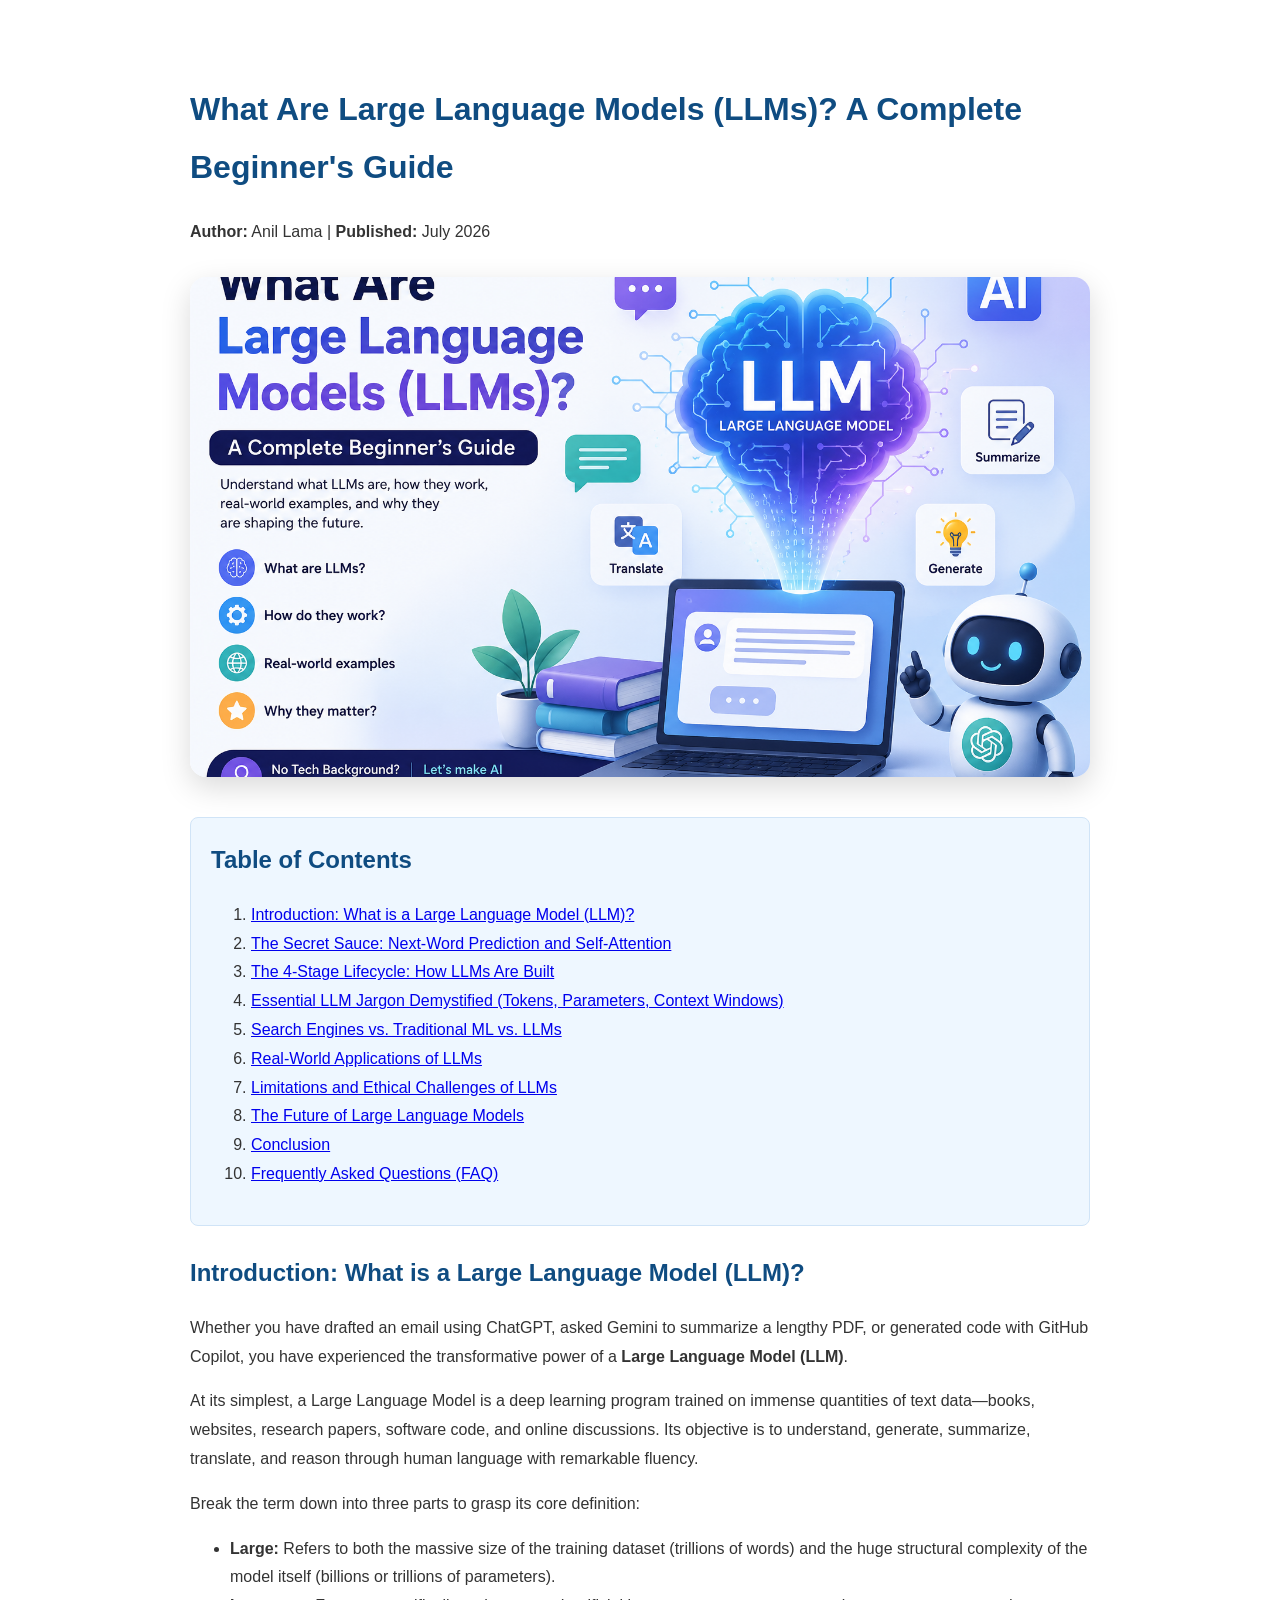
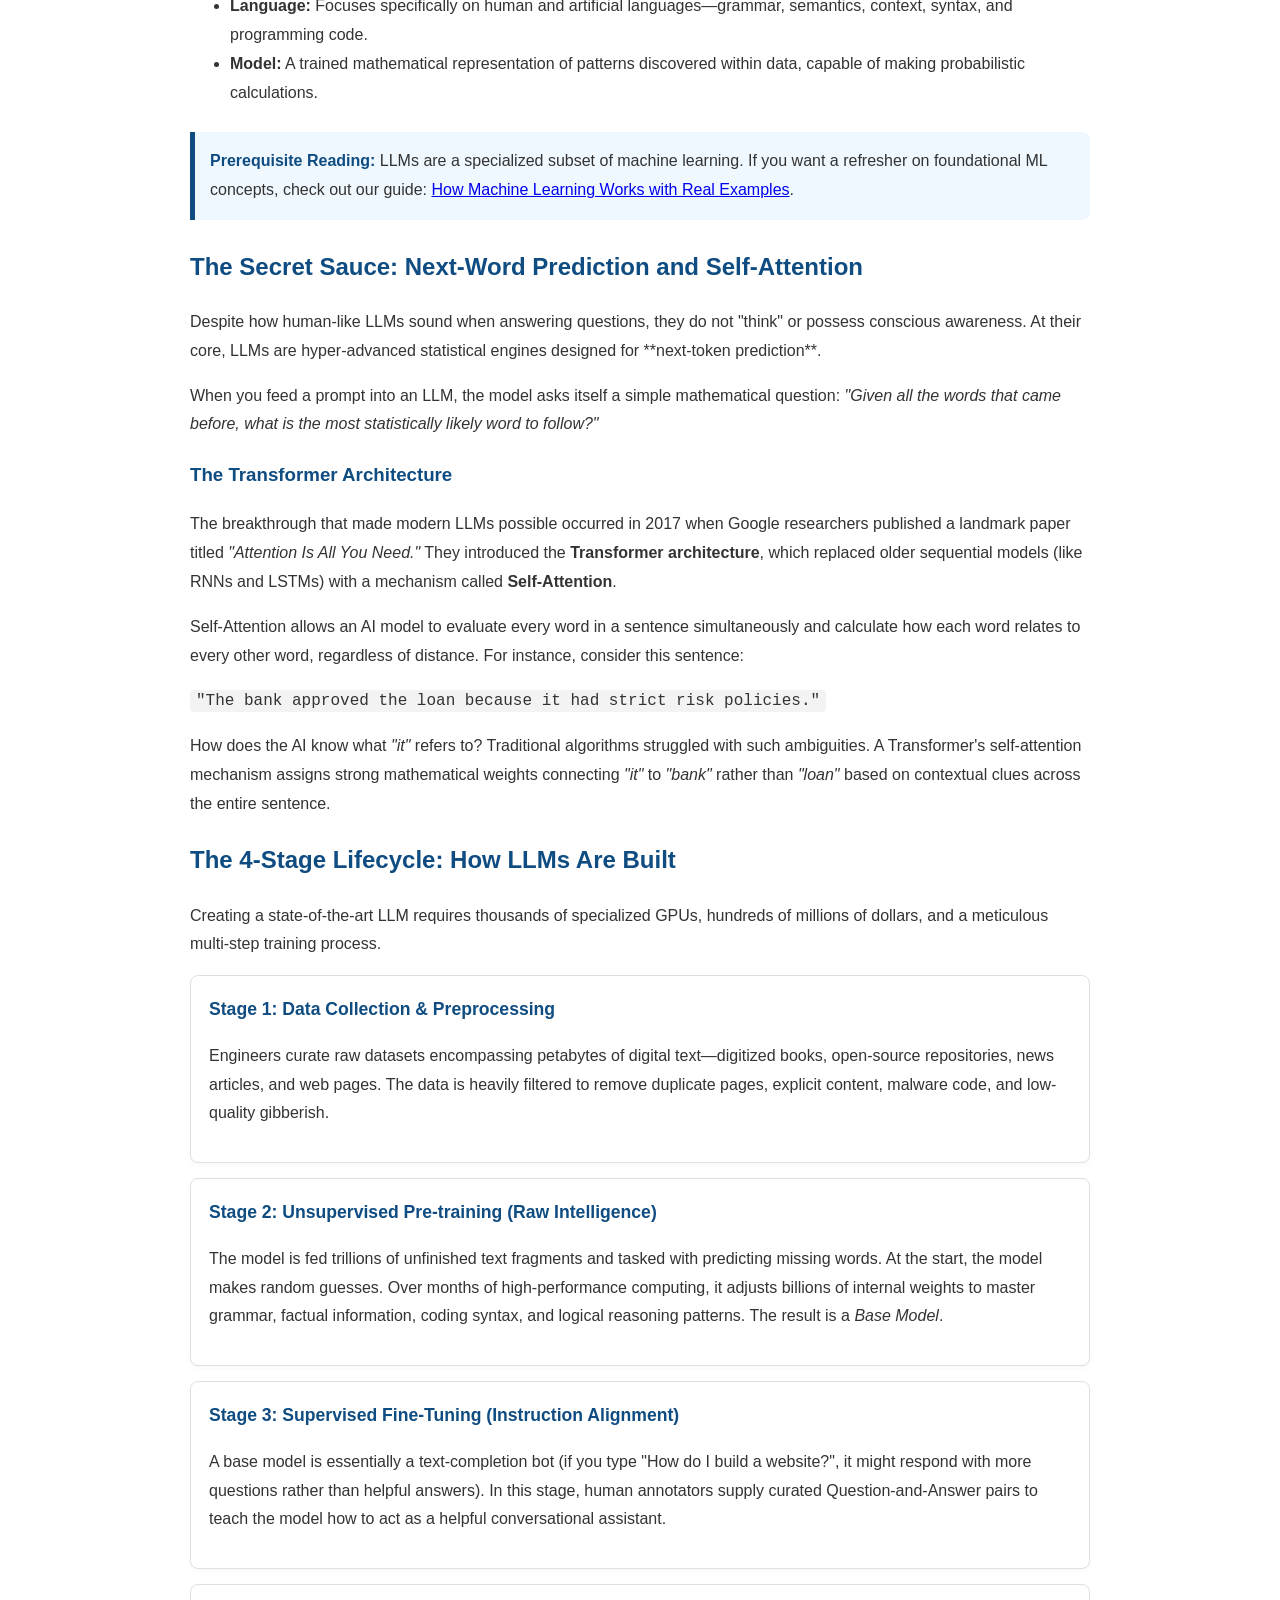
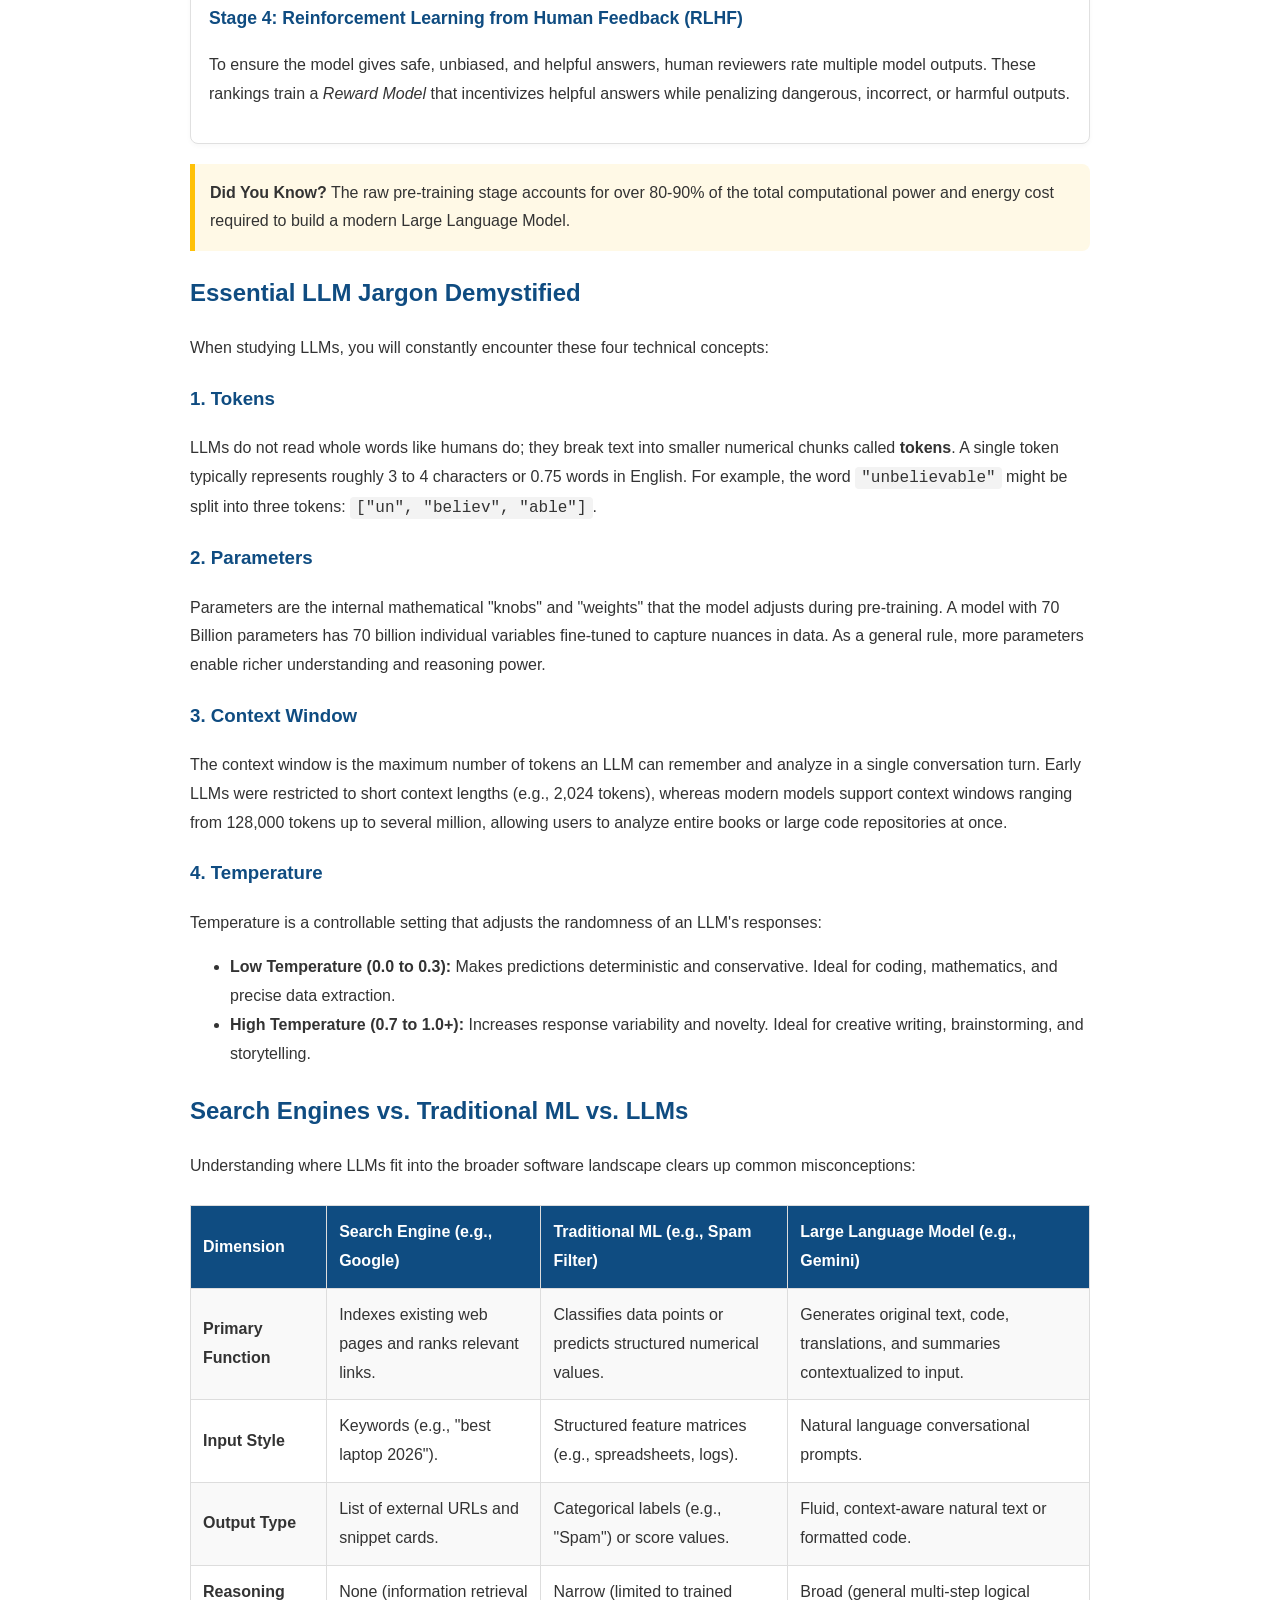
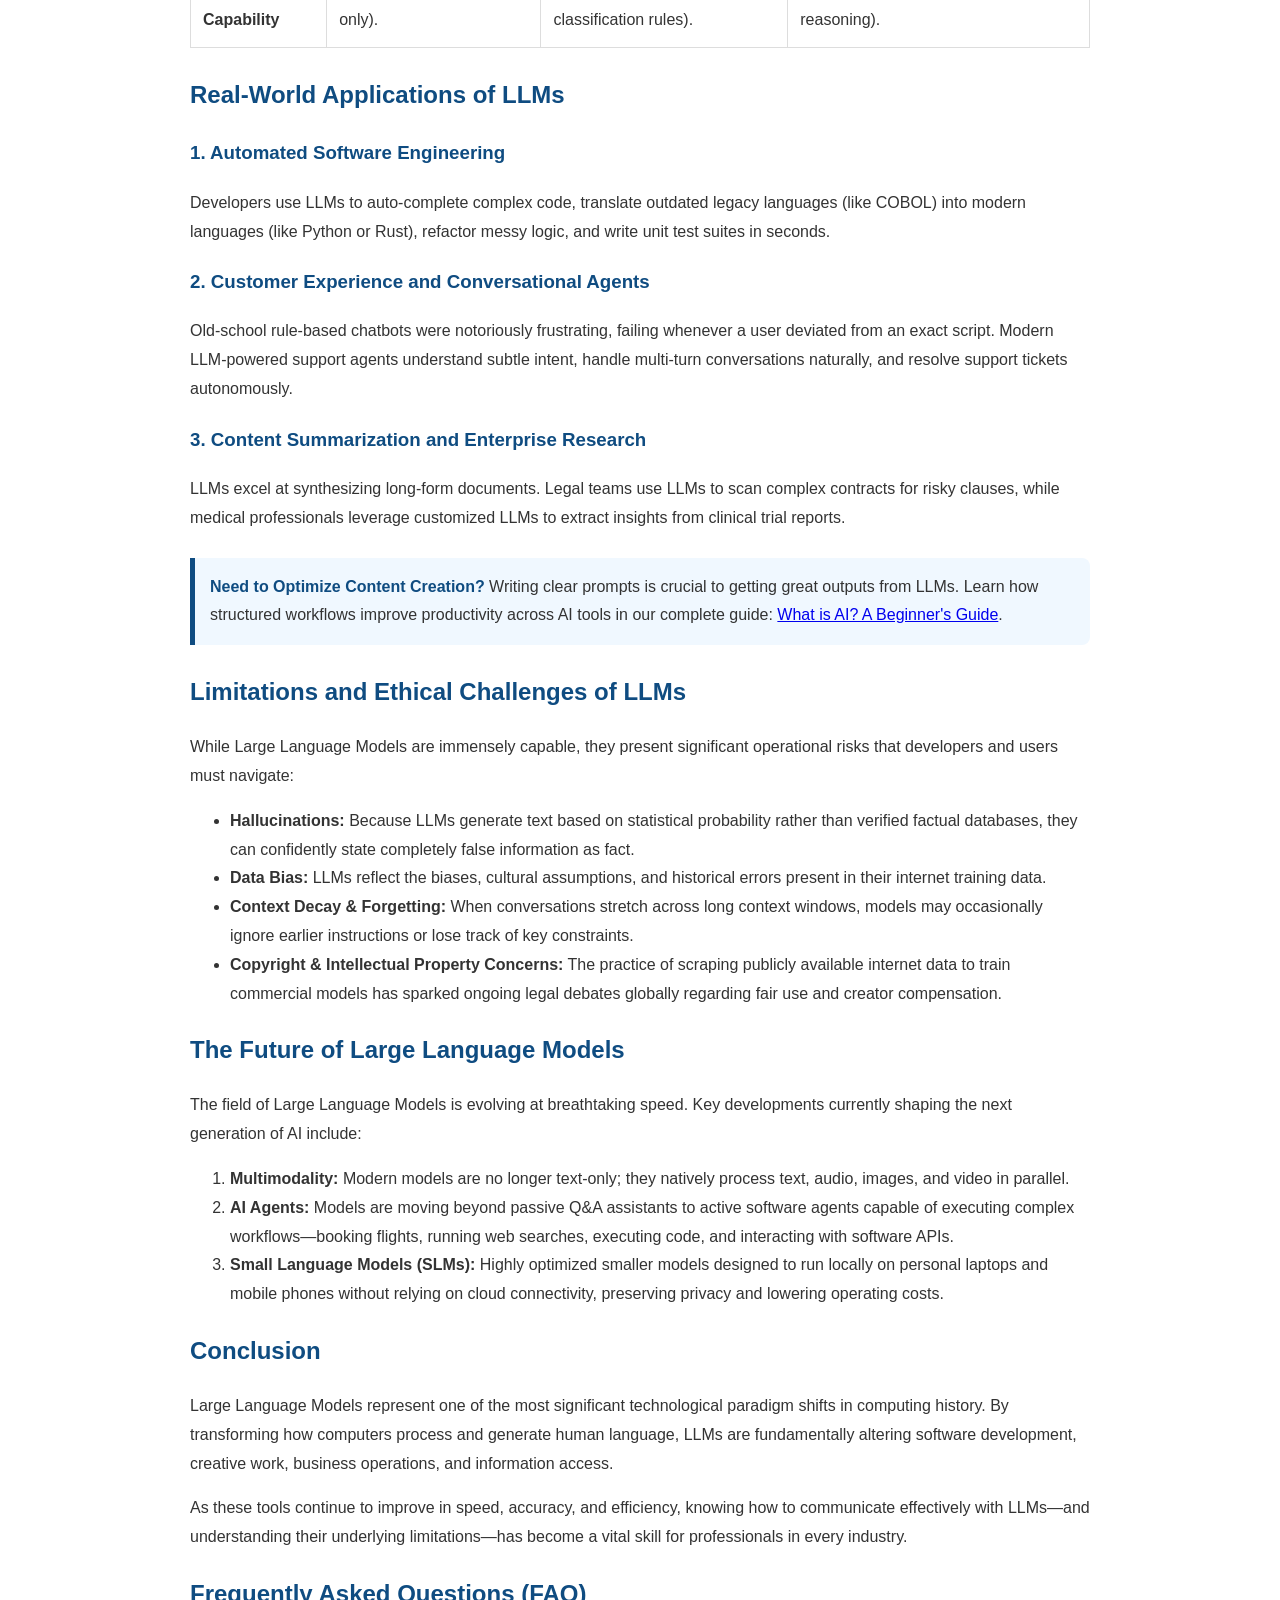
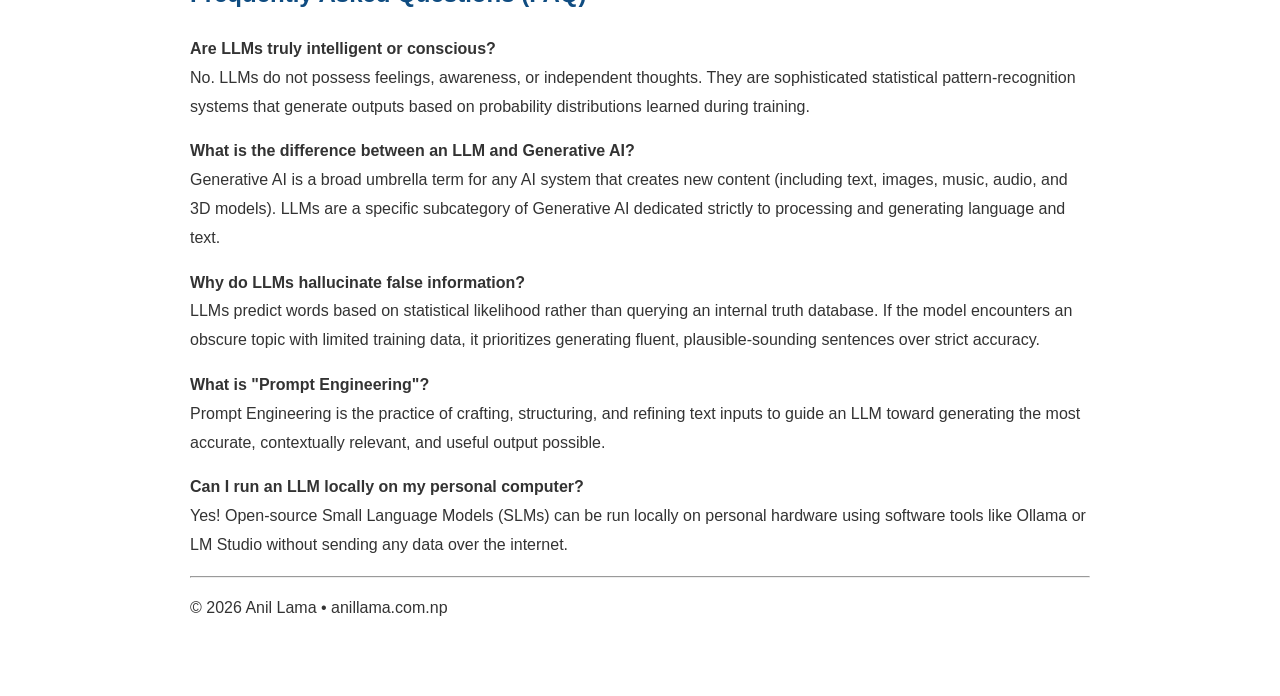
<file: Blogs/LLMs-A-Beginner's Guide.html>
<!DOCTYPE html>
<html lang="en">
<head>
<meta charset="UTF-8">
<meta name="viewport" content="width=device-width, initial-scale=1.0">
<title>What Are Large Language Models (LLMs)? A Complete Beginner's Guide | Anil Lama</title>
<meta name="description" content="A comprehensive, beginner-friendly guide to Large Language Models (LLMs). Learn how LLMs work, Transformer architecture, training stages, tokens, parameters, real-world examples, and key limitations.">
<style>
body{font-family:Arial,sans-serif;max-width:900px;margin:40px auto;line-height:1.8;padding:20px;color:#333}
h1,h2,h3{color:#0f4c81}code{background:#f3f3f3;padding:2px 6px;border-radius:4px;font-family:Consolas,monospace}pre{background:#f7f7f7;padding:12px;overflow:auto;border-left:4px solid #0f4c81}
.toc{background:#eef7ff;padding:20px;border-radius:8px;border:1px solid #d0e4f7;margin:25px 0}
.toc h2{margin-top:0}
.blog-hero{margin:30px 0}
.blog-image{width:100%;max-height:500px;object-fit:cover;border-radius:16px;box-shadow:0 10px 30px rgba(0,0,0,.15)}
table{width:100%;border-collapse:collapse;margin:25px 0}
th,td{border:1px solid #ddd;padding:12px;text-align:left}
th{background-color:#0f4c81;color:#fff}
tr:nth-child(even){background-color:#f9f9f9}
.internal-link-box{background:#f0f8ff;border-left:5px solid #0f4c81;padding:15px;margin:25px 0;border-radius:0 8px 8px 0}
.internal-link-box strong{color:#0f4c81}
.step-box{background:#fff;border:1px solid #e0e0e0;padding:18px;border-radius:8px;margin-bottom:15px;box-shadow:0 2px 5px rgba(0,0,0,.03)}
.step-title{font-weight:bold;color:#0f4c81;font-size:1.1em;margin-bottom:8px}
.tip-box{background:#fff9e6;border-left:5px solid #ffc107;padding:15px;margin:20px 0;border-radius:0 8px 8px 0}
</style>

<!-- Schema.org Structured Data (JSON-LD) -->
<script type="application/ld+json">
{
  "@context": "https://schema.org",
  "@type": "TechArticle",
  "headline": "What Are Large Language Models (LLMs)? A Complete Beginner's Guide",
  "description": "A comprehensive, beginner-friendly guide to Large Language Models (LLMs). Learn how LLMs work, Transformer architecture, training stages, tokens, parameters, real-world examples, and key limitations.",
  "articleBody": "Comprehensive breakdown of Large Language Models, Transformer architecture, pre-training, fine-tuning, prompt engineering, parameters, tokens, and real-world AI applications.",
  "author": {
    "@type": "Person",
    "name": "Anil Lama",
    "url": "https://anillama.com.np"
  },
  "publisher": {
    "@type": "Organization",
    "name": "Anil Lama",
    "url": "https://anillama.com.np"
  },
  "datePublished": "2026-07-26",
  "dateModified": "2026-07-26",
  "mainEntityOfPage": {
    "@type": "WebPage",
    "@id": "https://anillama.com.np/blog/what-are-large-language-models-llms"
  }
}
</script>

<!-- Google tag (gtag.js) -->
<script async src="https://www.googletagmanager.com/gtag/js?id=G-N50CL3ZTT5"></script>
<script>
  window.dataLayer = window.dataLayer || [];
  function gtag(){dataLayer.push(arguments);}
  gtag('js', new Date());

  gtag('config', 'G-N50CL3ZTT5');
</script>
<script async src="https://pagead2.googlesyndication.com/pagead/js/adsbygoogle.js?client=ca-pub-7335396742183776"
     crossorigin="anonymous"></script>
<ins class="adsbygoogle"
     style="display:block; text-align:center;"
     data-ad-layout="in-article"
     data-ad-format="fluid"
     data-ad-client="ca-pub-7335396742183776"
     data-ad-slot="8837589714"></ins>
<script>
     (adsbygoogle = window.adsbygoogle || []).push({});
</script>
</head>
<body>

<h1>What Are Large Language Models (LLMs)? A Complete Beginner's Guide</h1>
<p><strong>Author:</strong> Anil Lama | <strong>Published:</strong> July 2026</p>

<div class="blog-hero">
    <img src="../assets/img/blogs/Large Language Models.png" alt="Large Language Models LLM Architecture and Concept Explained" class="blog-image">
</div>

<div class="toc">
<h2>Table of Contents</h2>
<ol>
<li><a href="#introduction">Introduction: What is a Large Language Model (LLM)?</a></li>
<li><a href="#how-llms-work">The Secret Sauce: Next-Word Prediction and Self-Attention</a></li>
<li><a href="#building-an-llm">The 4-Stage Lifecycle: How LLMs Are Built</a></li>
<li><a href="#key-terms">Essential LLM Jargon Demystified (Tokens, Parameters, Context Windows)</a></li>
<li><a href="#comparison">Search Engines vs. Traditional ML vs. LLMs</a></li>
<li><a href="#real-applications">Real-World Applications of LLMs</a></li>
<li><a href="#limitations">Limitations and Ethical Challenges of LLMs</a></li>
<li><a href="#future">The Future of Large Language Models</a></li>
<li><a href="#conclusion">Conclusion</a></li>
<li><a href="#faq">Frequently Asked Questions (FAQ)</a></li>
</ol>
</div>

<h2 id="introduction">Introduction: What is a Large Language Model (LLM)?</h2>
<p>Whether you have drafted an email using ChatGPT, asked Gemini to summarize a lengthy PDF, or generated code with GitHub Copilot, you have experienced the transformative power of a <strong>Large Language Model (LLM)</strong>.</p>

<p>At its simplest, a Large Language Model is a deep learning program trained on immense quantities of text data—books, websites, research papers, software code, and online discussions. Its objective is to understand, generate, summarize, translate, and reason through human language with remarkable fluency.</p>

<p>Break the term down into three parts to grasp its core definition:</p>
<ul>
<li><strong>Large:</strong> Refers to both the massive size of the training dataset (trillions of words) and the huge structural complexity of the model itself (billions or trillions of parameters).</li>
<li><strong>Language:</strong> Focuses specifically on human and artificial languages—grammar, semantics, context, syntax, and programming code.</li>
<li><strong>Model:</strong> A trained mathematical representation of patterns discovered within data, capable of making probabilistic calculations.</li>
</ul>

<div class="internal-link-box">
<strong>Prerequisite Reading:</strong> LLMs are a specialized subset of machine learning. If you want a refresher on foundational ML concepts, check out our guide: <a href="https://anillama.com.np/Blogs/Machine-Learning-Works">How Machine Learning Works with Real Examples</a>.
</div>

<h2 id="how-llms-work">The Secret Sauce: Next-Word Prediction and Self-Attention</h2>
<p>Despite how human-like LLMs sound when answering questions, they do not "think" or possess conscious awareness. At their core, LLMs are hyper-advanced statistical engines designed for **next-token prediction**.</p>

<p>When you feed a prompt into an LLM, the model asks itself a simple mathematical question: <em>"Given all the words that came before, what is the most statistically likely word to follow?"</em></p>

<h3>The Transformer Architecture</h3>
<p>The breakthrough that made modern LLMs possible occurred in 2017 when Google researchers published a landmark paper titled <em>"Attention Is All You Need."</em> They introduced the <strong>Transformer architecture</strong>, which replaced older sequential models (like RNNs and LSTMs) with a mechanism called <strong>Self-Attention</strong>.</p>

<p>Self-Attention allows an AI model to evaluate every word in a sentence simultaneously and calculate how each word relates to every other word, regardless of distance. For instance, consider this sentence:</p>

<p><code>"The bank approved the loan because it had strict risk policies."</code></p>

<p>How does the AI know what <em>"it"</em> refers to? Traditional algorithms struggled with such ambiguities. A Transformer's self-attention mechanism assigns strong mathematical weights connecting <em>"it"</em> to <em>"bank"</em> rather than <em>"loan"</em> based on contextual clues across the entire sentence.</p>

<h2 id="building-an-llm">The 4-Stage Lifecycle: How LLMs Are Built</h2>
<p>Creating a state-of-the-art LLM requires thousands of specialized GPUs, hundreds of millions of dollars, and a meticulous multi-step training process.</p>

<div class="step-box">
<div class="step-title">Stage 1: Data Collection &amp; Preprocessing</div>
<p>Engineers curate raw datasets encompassing petabytes of digital text—digitized books, open-source repositories, news articles, and web pages. The data is heavily filtered to remove duplicate pages, explicit content, malware code, and low-quality gibberish.</p>
</div>

<div class="step-box">
<div class="step-title">Stage 2: Unsupervised Pre-training (Raw Intelligence)</div>
<p>The model is fed trillions of unfinished text fragments and tasked with predicting missing words. At the start, the model makes random guesses. Over months of high-performance computing, it adjusts billions of internal weights to master grammar, factual information, coding syntax, and logical reasoning patterns. The result is a <em>Base Model</em>.</p>
</div>

<div class="step-box">
<div class="step-title">Stage 3: Supervised Fine-Tuning (Instruction Alignment)</div>
<p>A base model is essentially a text-completion bot (if you type "How do I build a website?", it might respond with more questions rather than helpful answers). In this stage, human annotators supply curated Question-and-Answer pairs to teach the model how to act as a helpful conversational assistant.</p>
</div>

<div class="step-box">
<div class="step-title">Stage 4: Reinforcement Learning from Human Feedback (RLHF)</div>
<p>To ensure the model gives safe, unbiased, and helpful answers, human reviewers rate multiple model outputs. These rankings train a <em>Reward Model</em> that incentivizes helpful answers while penalizing dangerous, incorrect, or harmful outputs.</p>
</div>

<div class="tip-box">
<strong>Did You Know?</strong> The raw pre-training stage accounts for over 80-90% of the total computational power and energy cost required to build a modern Large Language Model.
</div>

<h2 id="key-terms">Essential LLM Jargon Demystified</h2>
<p>When studying LLMs, you will constantly encounter these four technical concepts:</p>

<h3>1. Tokens</h3>
<p>LLMs do not read whole words like humans do; they break text into smaller numerical chunks called <strong>tokens</strong>. A single token typically represents roughly 3 to 4 characters or 0.75 words in English. For example, the word <code>"unbelievable"</code> might be split into three tokens: <code>["un", "believ", "able"]</code>.</p>

<h3>2. Parameters</h3>
<p>Parameters are the internal mathematical "knobs" and "weights" that the model adjusts during pre-training. A model with 70 Billion parameters has 70 billion individual variables fine-tuned to capture nuances in data. As a general rule, more parameters enable richer understanding and reasoning power.</p>

<h3>3. Context Window</h3>
<p>The context window is the maximum number of tokens an LLM can remember and analyze in a single conversation turn. Early LLMs were restricted to short context lengths (e.g., 2,024 tokens), whereas modern models support context windows ranging from 128,000 tokens up to several million, allowing users to analyze entire books or large code repositories at once.</p>

<h3>4. Temperature</h3>
<p>Temperature is a controllable setting that adjusts the randomness of an LLM's responses:</p>
<ul>
<li><strong>Low Temperature (0.0 to 0.3):</strong> Makes predictions deterministic and conservative. Ideal for coding, mathematics, and precise data extraction.</li>
<li><strong>High Temperature (0.7 to 1.0+):</strong> Increases response variability and novelty. Ideal for creative writing, brainstorming, and storytelling.</li>
</ul>

<h2 id="comparison">Search Engines vs. Traditional ML vs. LLMs</h2>
<p>Understanding where LLMs fit into the broader software landscape clears up common misconceptions:</p>

<table>
<tr>
<th>Dimension</th>
<th>Search Engine (e.g., Google)</th>
<th>Traditional ML (e.g., Spam Filter)</th>
<th>Large Language Model (e.g., Gemini)</th>
</tr>
<tr>
<td><strong>Primary Function</strong></td>
<td>Indexes existing web pages and ranks relevant links.</td>
<td>Classifies data points or predicts structured numerical values.</td>
<td>Generates original text, code, translations, and summaries contextualized to input.</td>
</tr>
<tr>
<td><strong>Input Style</strong></td>
<td>Keywords (e.g., "best laptop 2026").</td>
<td>Structured feature matrices (e.g., spreadsheets, logs).</td>
<td>Natural language conversational prompts.</td>
</tr>
<tr>
<td><strong>Output Type</strong></td>
<td>List of external URLs and snippet cards.</td>
<td>Categorical labels (e.g., "Spam") or score values.</td>
<td>Fluid, context-aware natural text or formatted code.</td>
</tr>
<tr>
<td><strong>Reasoning Capability</strong></td>
<td>None (information retrieval only).</td>
<td>Narrow (limited to trained classification rules).</td>
<td>Broad (general multi-step logical reasoning).</td>
</tr>
</table>

<h2 id="real-applications">Real-World Applications of LLMs</h2>

<h3>1. Automated Software Engineering</h3>
<p>Developers use LLMs to auto-complete complex code, translate outdated legacy languages (like COBOL) into modern languages (like Python or Rust), refactor messy logic, and write unit test suites in seconds.</p>

<h3>2. Customer Experience and Conversational Agents</h3>
<p>Old-school rule-based chatbots were notoriously frustrating, failing whenever a user deviated from an exact script. Modern LLM-powered support agents understand subtle intent, handle multi-turn conversations naturally, and resolve support tickets autonomously.</p>

<h3>3. Content Summarization and Enterprise Research</h3>
<p>LLMs excel at synthesizing long-form documents. Legal teams use LLMs to scan complex contracts for risky clauses, while medical professionals leverage customized LLMs to extract insights from clinical trial reports.</p>

<div class="internal-link-box">
<strong>Need to Optimize Content Creation?</strong> Writing clear prompts is crucial to getting great outputs from LLMs. Learn how structured workflows improve productivity across AI tools in our complete guide: <a href="https://anillama.com.np/blog/what-is-ai-beginners-guide">What is AI? A Beginner's Guide</a>.
</div>

<h2 id="limitations">Limitations and Ethical Challenges of LLMs</h2>
<p>While Large Language Models are immensely capable, they present significant operational risks that developers and users must navigate:</p>

<ul>
<li><strong>Hallucinations:</strong> Because LLMs generate text based on statistical probability rather than verified factual databases, they can confidently state completely false information as fact.</li>
<li><strong>Data Bias:</strong> LLMs reflect the biases, cultural assumptions, and historical errors present in their internet training data.</li>
<li><strong>Context Decay &amp; Forgetting:</strong> When conversations stretch across long context windows, models may occasionally ignore earlier instructions or lose track of key constraints.</li>
<li><strong>Copyright &amp; Intellectual Property Concerns:</strong> The practice of scraping publicly available internet data to train commercial models has sparked ongoing legal debates globally regarding fair use and creator compensation.</li>
</ul>

<h2 id="future">The Future of Large Language Models</h2>
<p>The field of Large Language Models is evolving at breathtaking speed. Key developments currently shaping the next generation of AI include:</p>

<ol>
<li><strong>Multimodality:</strong> Modern models are no longer text-only; they natively process text, audio, images, and video in parallel.</li>
<li><strong>AI Agents:</strong> Models are moving beyond passive Q&amp;A assistants to active software agents capable of executing complex workflows—booking flights, running web searches, executing code, and interacting with software APIs.</li>
<li><strong>Small Language Models (SLMs):</strong> Highly optimized smaller models designed to run locally on personal laptops and mobile phones without relying on cloud connectivity, preserving privacy and lowering operating costs.</li>
</ol>

<h2 id="conclusion">Conclusion</h2>
<p>Large Language Models represent one of the most significant technological paradigm shifts in computing history. By transforming how computers process and generate human language, LLMs are fundamentally altering software development, creative work, business operations, and information access.</p>

<p>As these tools continue to improve in speed, accuracy, and efficiency, knowing how to communicate effectively with LLMs—and understanding their underlying limitations—has become a vital skill for professionals in every industry.</p>

<h2 id="faq">Frequently Asked Questions (FAQ)</h2>

<p><strong>Are LLMs truly intelligent or conscious?</strong><br>
No. LLMs do not possess feelings, awareness, or independent thoughts. They are sophisticated statistical pattern-recognition systems that generate outputs based on probability distributions learned during training.</p>

<p><strong>What is the difference between an LLM and Generative AI?</strong><br>
Generative AI is a broad umbrella term for any AI system that creates new content (including text, images, music, audio, and 3D models). LLMs are a specific subcategory of Generative AI dedicated strictly to processing and generating language and text.</p>

<p><strong>Why do LLMs hallucinate false information?</strong><br>
LLMs predict words based on statistical likelihood rather than querying an internal truth database. If the model encounters an obscure topic with limited training data, it prioritizes generating fluent, plausible-sounding sentences over strict accuracy.</p>

<p><strong>What is "Prompt Engineering"?</strong><br>
Prompt Engineering is the practice of crafting, structuring, and refining text inputs to guide an LLM toward generating the most accurate, contextually relevant, and useful output possible.</p>

<p><strong>Can I run an LLM locally on my personal computer?</strong><br>
Yes! Open-source Small Language Models (SLMs) can be run locally on personal hardware using software tools like Ollama or LM Studio without sending any data over the internet.</p>

<hr>
<p>© 2026 Anil Lama • anillama.com.np</p>

</body>
</html>
</file>
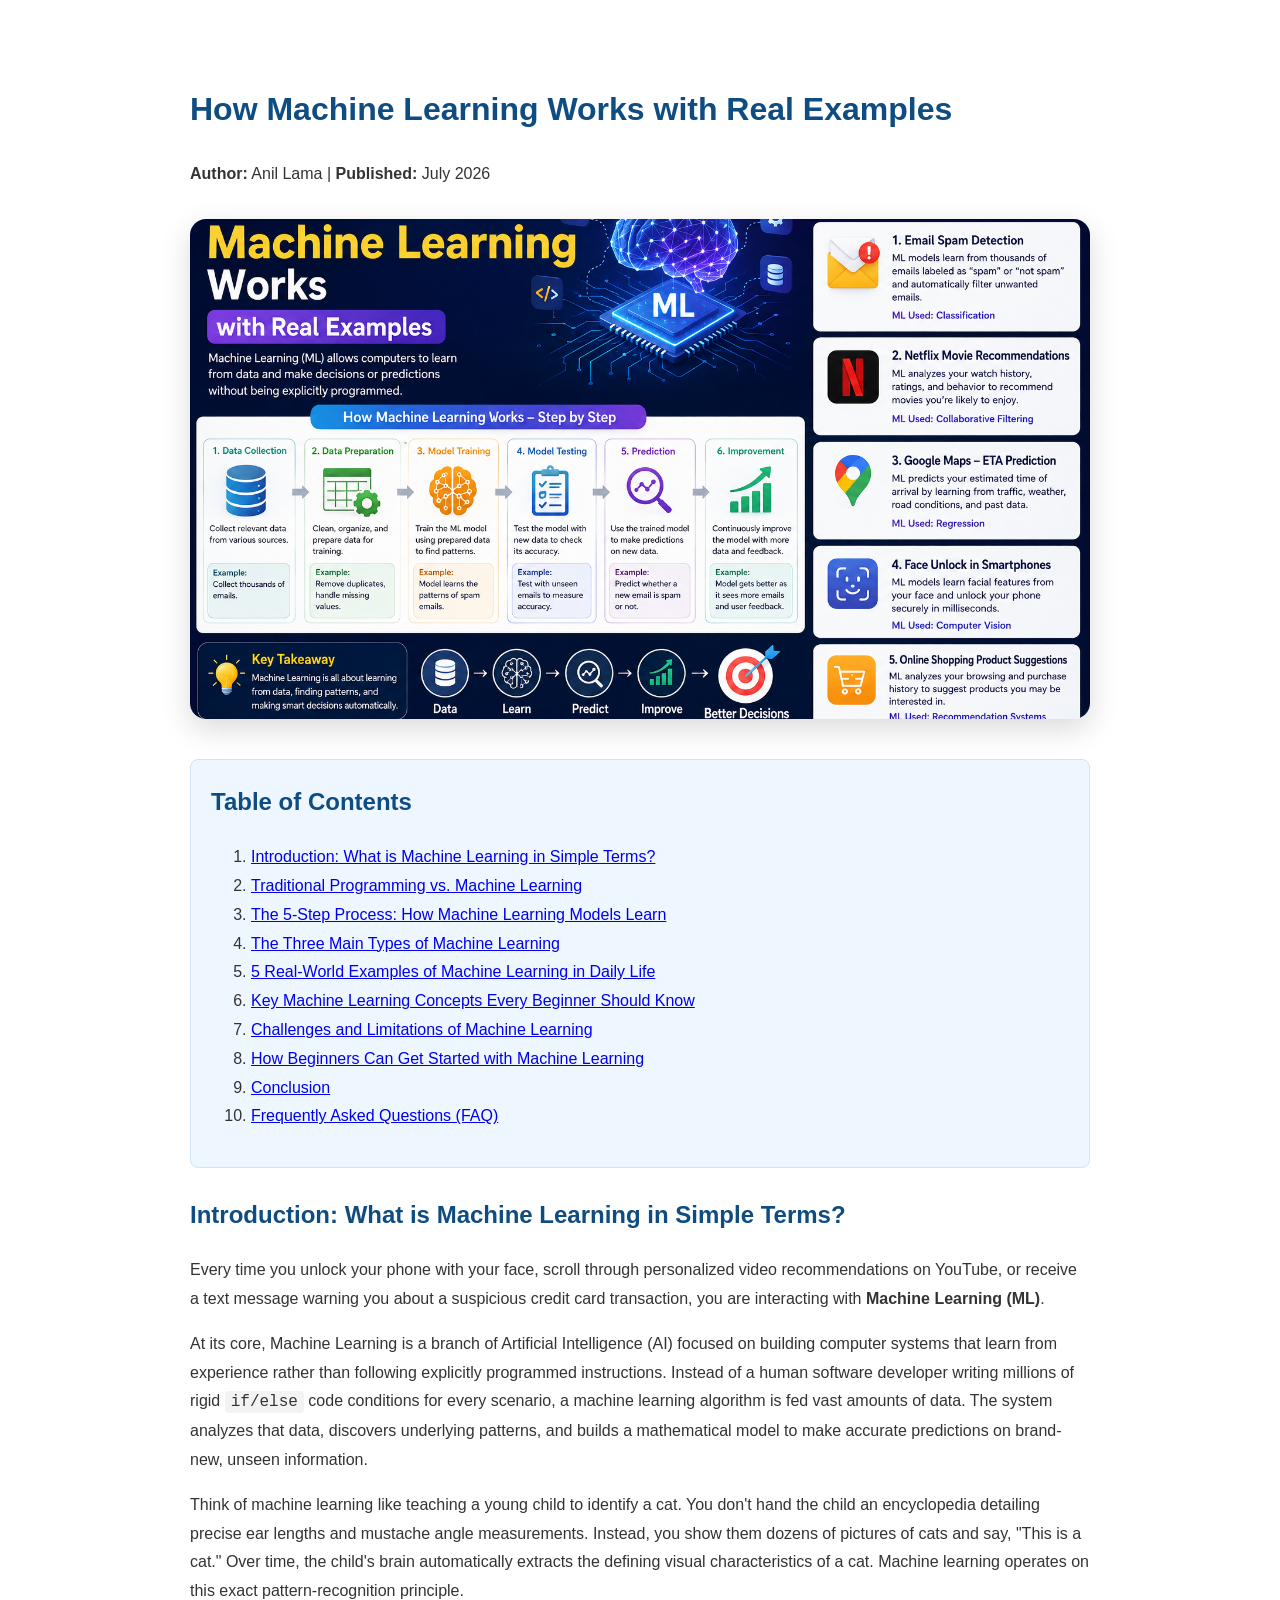
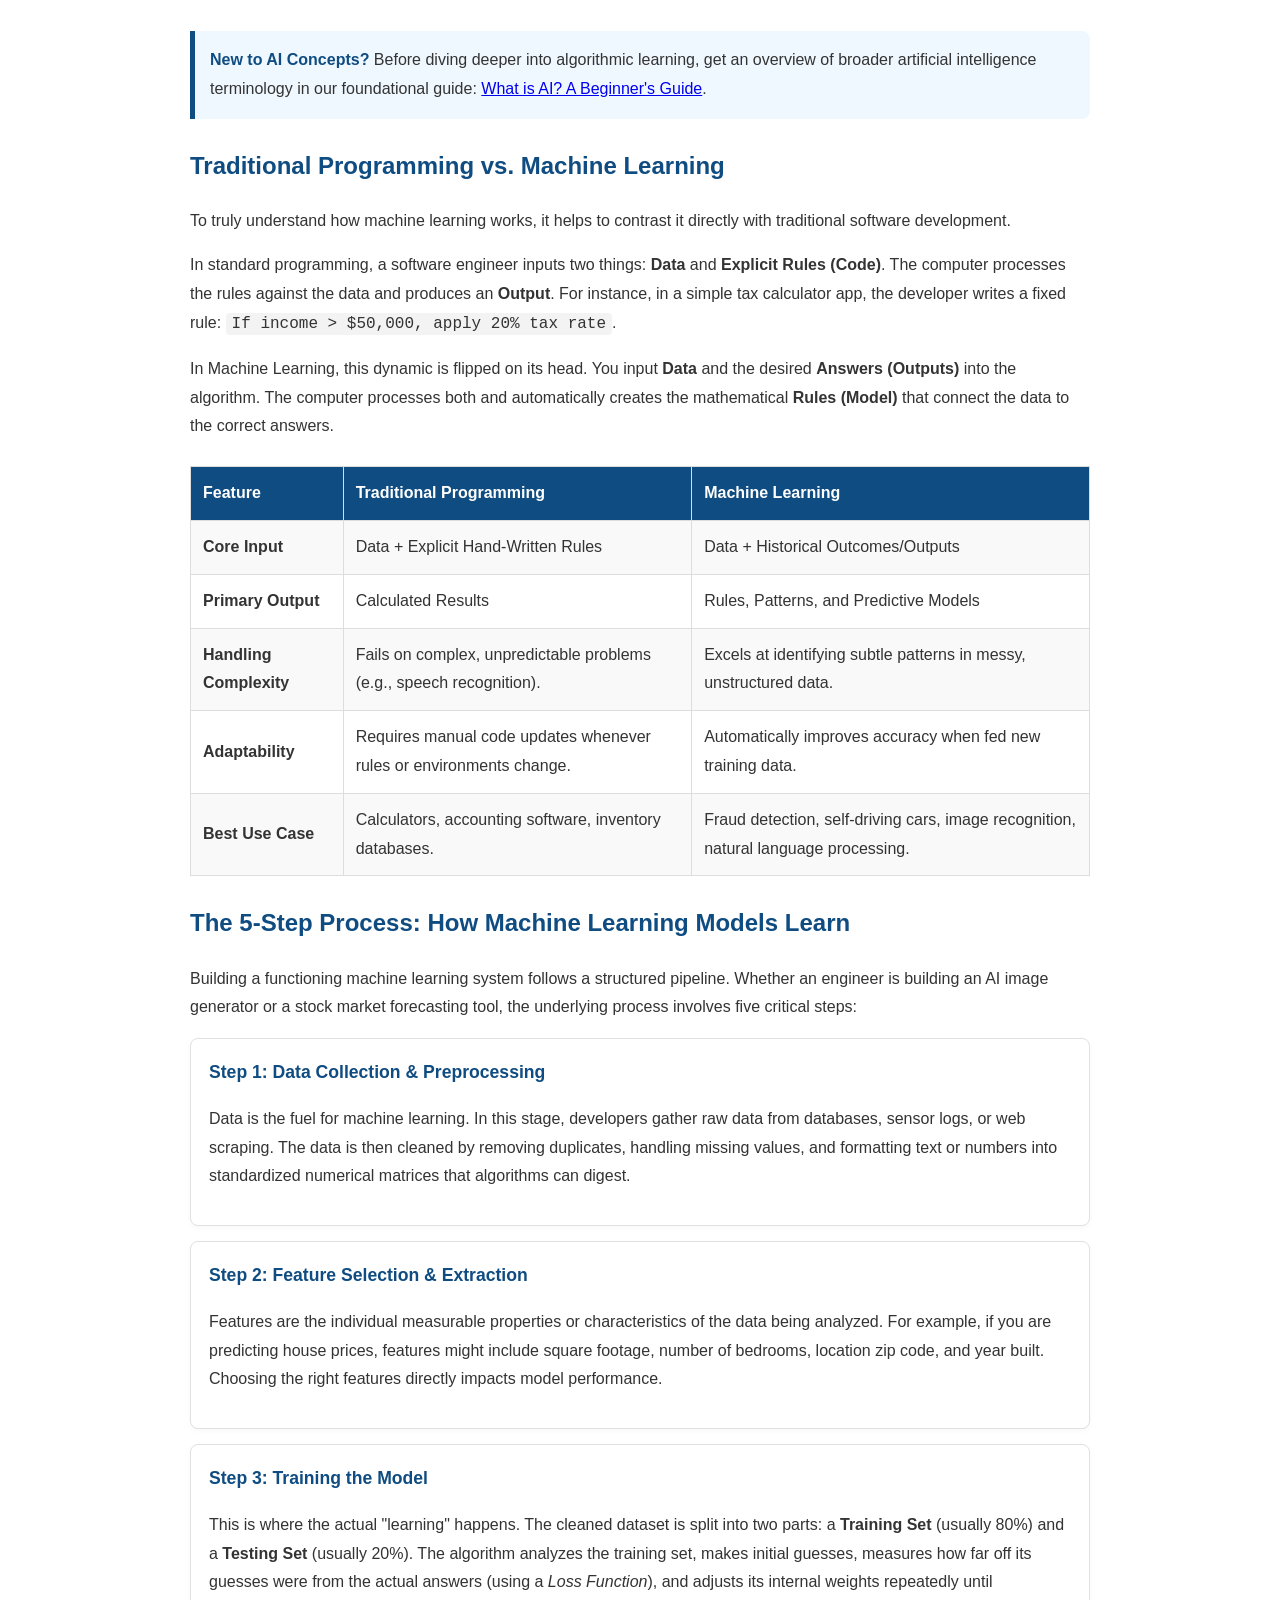
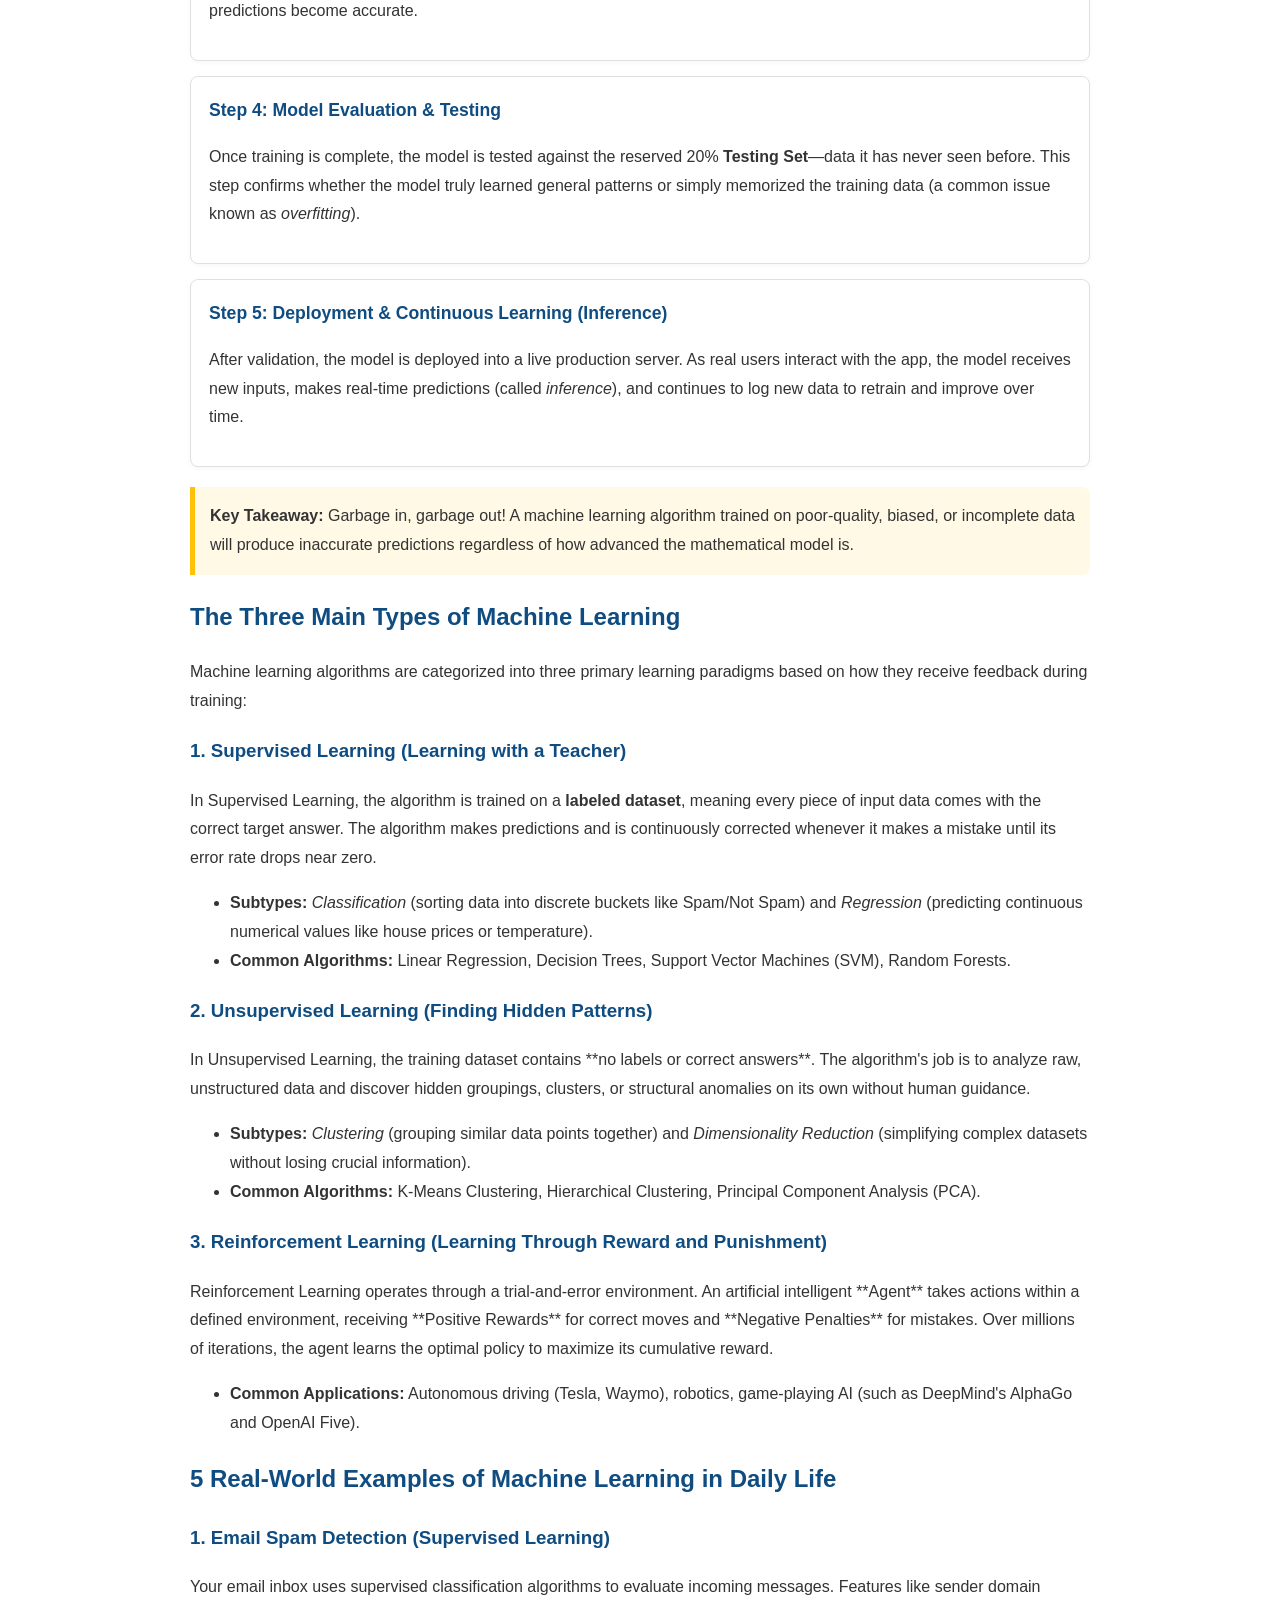
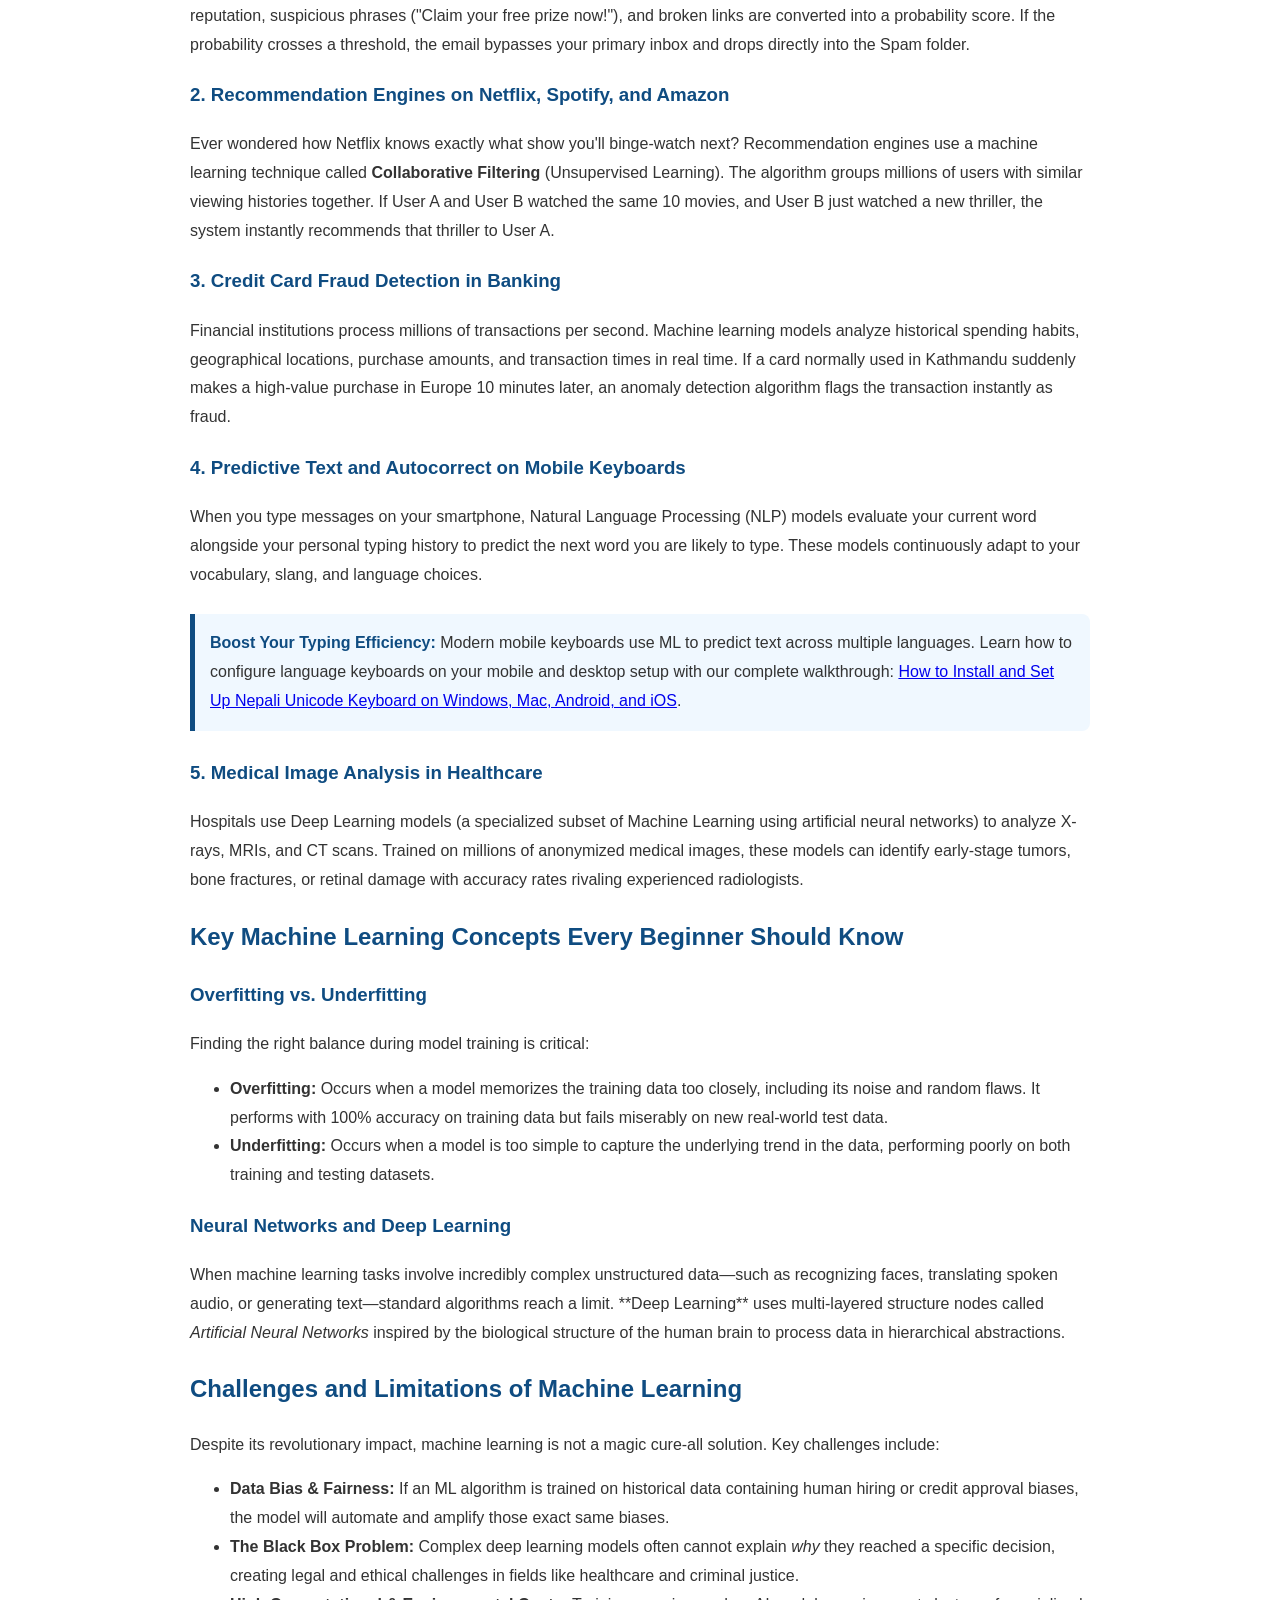
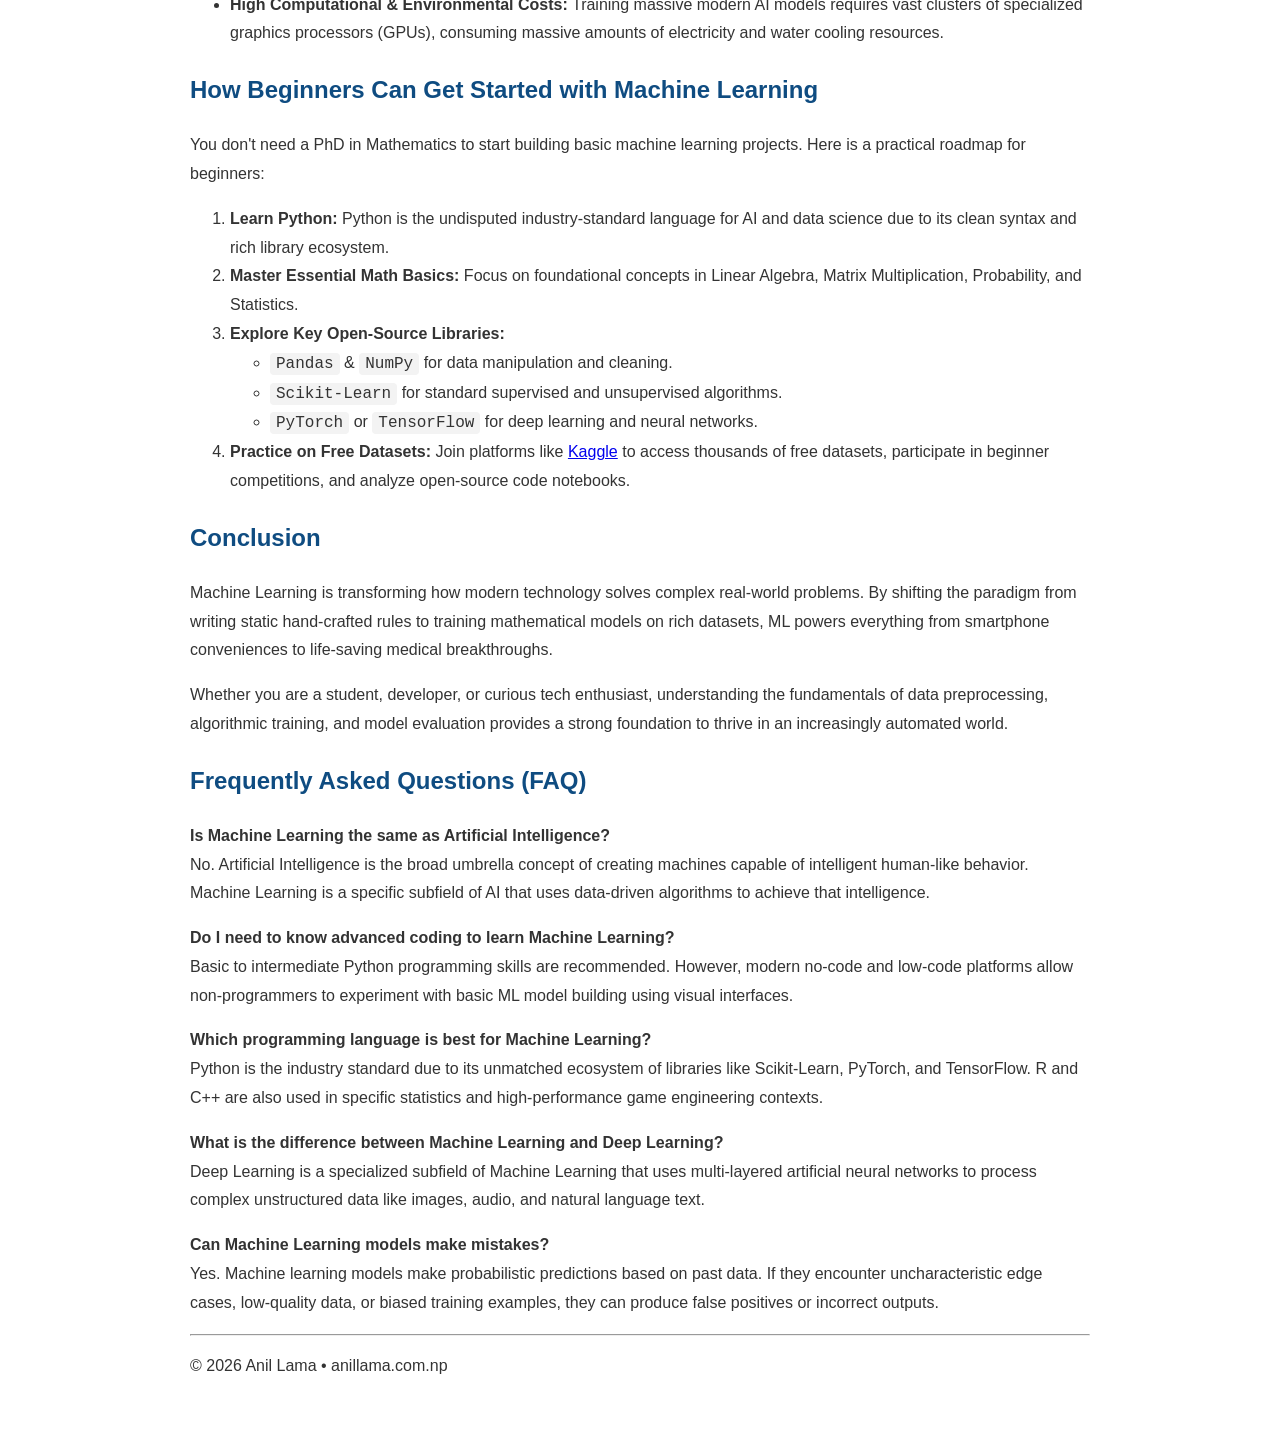
<file: Blogs/Machine-Learning-Works.html>
<!DOCTYPE html>
<html lang="en">
<head>
<meta charset="UTF-8">
<meta name="viewport" content="width=device-width, initial-scale=1.0">
<title>How Machine Learning Works with Real Examples | Anil Lama</title>
<meta name="description" content="A complete, beginner-friendly guide explaining how Machine Learning (ML) works. Learn supervised vs unsupervised learning, the 5-step ML pipeline, and real-world applications.">
<style>
body{font-family:Arial,sans-serif;max-width:900px;margin:40px auto;line-height:1.8;padding:20px;color:#333}
h1,h2,h3{color:#0f4c81}code{background:#f3f3f3;padding:2px 6px;border-radius:4px;font-family:Consolas,monospace}pre{background:#f7f7f7;padding:12px;overflow:auto;border-left:4px solid #0f4c81}
.toc{background:#eef7ff;padding:20px;border-radius:8px;border:1px solid #d0e4f7;margin:25px 0}
.toc h2{margin-top:0}
.blog-hero{margin:30px 0}
.blog-image{width:100%;max-height:500px;object-fit:cover;border-radius:16px;box-shadow:0 10px 30px rgba(0,0,0,.15)}
table{width:100%;border-collapse:collapse;margin:25px 0}
th,td{border:1px solid #ddd;padding:12px;text-align:left}
th{background-color:#0f4c81;color:#fff}
tr:nth-child(even){background-color:#f9f9f9}
.internal-link-box{background:#f0f8ff;border-left:5px solid #0f4c81;padding:15px;margin:25px 0;border-radius:0 8px 8px 0}
.internal-link-box strong{color:#0f4c81}
.step-box{background:#fff;border:1px solid #e0e0e0;padding:18px;border-radius:8px;margin-bottom:15px;box-shadow:0 2px 5px rgba(0,0,0,.03)}
.step-title{font-weight:bold;color:#0f4c81;font-size:1.1em;margin-bottom:8px}
.tip-box{background:#fff9e6;border-left:5px solid #ffc107;padding:15px;margin:20px 0;border-radius:0 8px 8px 0}
</style>

<!-- Schema.org Structured Data (JSON-LD) -->
<script type="application/ld+json">
{
  "@context": "https://schema.org",
  "@type": "TechArticle",
  "headline": "How Machine Learning Works with Real Examples",
  "description": "A complete, beginner-friendly guide explaining how Machine Learning (ML) works. Learn supervised vs unsupervised learning, the 5-step ML pipeline, and real-world applications.",
  "articleBody": "Comprehensive explanation of Machine Learning algorithms, workflow, types, real-world applications, and beginner learning roadmaps.",
  "author": {
    "@type": "Person",
    "name": "Anil Lama",
    "url": "https://anillama.com.np"
  },
  "publisher": {
    "@type": "Organization",
    "name": "Anil Lama",
    "url": "https://anillama.com.np"
  },
  "datePublished": "2026-07-26",
  "dateModified": "2026-07-26",
  "mainEntityOfPage": {
    "@type": "WebPage",
    "@id": "https://anillama.com.np/blog/how-machine-learning-works"
  }
}
</script>

<!-- Google tag (gtag.js) -->
<script async src="https://www.googletagmanager.com/gtag/js?id=G-N50CL3ZTT5"></script>
<script>
  window.dataLayer = window.dataLayer || [];
  function gtag(){dataLayer.push(arguments);}
  gtag('js', new Date());

  gtag('config', 'G-N50CL3ZTT5');
</script>
<script async src="https://pagead2.googlesyndication.com/pagead/js/adsbygoogle.js?client=ca-pub-7335396742183776"
     crossorigin="anonymous"></script>
<ins class="adsbygoogle"
     style="display:block; text-align:center;"
     data-ad-layout="in-article"
     data-ad-format="fluid"
     data-ad-client="ca-pub-7335396742183776"
     data-ad-slot="8837589714"></ins>
<script>
     (adsbygoogle = window.adsbygoogle || []).push({});
</script>
</head>
<body>

<h1>How Machine Learning Works with Real Examples</h1>
<p><strong>Author:</strong> Anil Lama | <strong>Published:</strong> July 2026</p>

<div class="blog-hero">
    <img src="../assets/img/blogs/how-machine-learning-works.png" alt="How Machine Learning Works Explained with Examples" class="blog-image">
</div>

<div class="toc">
<h2>Table of Contents</h2>
<ol>
<li><a href="#introduction">Introduction: What is Machine Learning in Simple Terms?</a></li>
<li><a href="#traditional-vs-ml">Traditional Programming vs. Machine Learning</a></li>
<li><a href="#how-it-works">The 5-Step Process: How Machine Learning Models Learn</a></li>
<li><a href="#three-types">The Three Main Types of Machine Learning</a></li>
<li><a href="#real-examples">5 Real-World Examples of Machine Learning in Daily Life</a></li>
<li><a href="#core-concepts">Key Machine Learning Concepts Every Beginner Should Know</a></li>
<li><a href="#challenges">Challenges and Limitations of Machine Learning</a></li>
<li><a href="#get-started">How Beginners Can Get Started with Machine Learning</a></li>
<li><a href="#conclusion">Conclusion</a></li>
<li><a href="#faq">Frequently Asked Questions (FAQ)</a></li>
</ol>
</div>

<h2 id="introduction">Introduction: What is Machine Learning in Simple Terms?</h2>
<p>Every time you unlock your phone with your face, scroll through personalized video recommendations on YouTube, or receive a text message warning you about a suspicious credit card transaction, you are interacting with <strong>Machine Learning (ML)</strong>.</p>

<p>At its core, Machine Learning is a branch of Artificial Intelligence (AI) focused on building computer systems that learn from experience rather than following explicitly programmed instructions. Instead of a human software developer writing millions of rigid <code>if/else</code> code conditions for every scenario, a machine learning algorithm is fed vast amounts of data. The system analyzes that data, discovers underlying patterns, and builds a mathematical model to make accurate predictions on brand-new, unseen information.</p>

<p>Think of machine learning like teaching a young child to identify a cat. You don't hand the child an encyclopedia detailing precise ear lengths and mustache angle measurements. Instead, you show them dozens of pictures of cats and say, "This is a cat." Over time, the child's brain automatically extracts the defining visual characteristics of a cat. Machine learning operates on this exact pattern-recognition principle.</p>

<div class="internal-link-box">
<strong>New to AI Concepts?</strong> Before diving deeper into algorithmic learning, get an overview of broader artificial intelligence terminology in our foundational guide: <a href="https://anillama.com.np/Blogs/what-is-ai">What is AI? A Beginner's Guide</a>.
</div>

<h2 id="traditional-vs-ml">Traditional Programming vs. Machine Learning</h2>
<p>To truly understand how machine learning works, it helps to contrast it directly with traditional software development.</p>

<p>In standard programming, a software engineer inputs two things: <strong>Data</strong> and <strong>Explicit Rules (Code)</strong>. The computer processes the rules against the data and produces an <strong>Output</strong>. For instance, in a simple tax calculator app, the developer writes a fixed rule: <code>If income &gt; $50,000, apply 20% tax rate</code>.</p>

<p>In Machine Learning, this dynamic is flipped on its head. You input <strong>Data</strong> and the desired <strong>Answers (Outputs)</strong> into the algorithm. The computer processes both and automatically creates the mathematical <strong>Rules (Model)</strong> that connect the data to the correct answers.</p>

<table>
<tr>
<th>Feature</th>
<th>Traditional Programming</th>
<th>Machine Learning</th>
</tr>
<tr>
<td><strong>Core Input</strong></td>
<td>Data + Explicit Hand-Written Rules</td>
<td>Data + Historical Outcomes/Outputs</td>
</tr>
<tr>
<td><strong>Primary Output</strong></td>
<td>Calculated Results</td>
<td>Rules, Patterns, and Predictive Models</td>
</tr>
<tr>
<td><strong>Handling Complexity</strong></td>
<td>Fails on complex, unpredictable problems (e.g., speech recognition).</td>
<td>Excels at identifying subtle patterns in messy, unstructured data.</td>
</tr>
<tr>
<td><strong>Adaptability</strong></td>
<td>Requires manual code updates whenever rules or environments change.</td>
<td>Automatically improves accuracy when fed new training data.</td>
</tr>
<tr>
<td><strong>Best Use Case</strong></td>
<td>Calculators, accounting software, inventory databases.</td>
<td>Fraud detection, self-driving cars, image recognition, natural language processing.</td>
</tr>
</table>

<h2 id="how-it-works">The 5-Step Process: How Machine Learning Models Learn</h2>
<p>Building a functioning machine learning system follows a structured pipeline. Whether an engineer is building an AI image generator or a stock market forecasting tool, the underlying process involves five critical steps:</p>

<div class="step-box">
<div class="step-title">Step 1: Data Collection &amp; Preprocessing</div>
<p>Data is the fuel for machine learning. In this stage, developers gather raw data from databases, sensor logs, or web scraping. The data is then cleaned by removing duplicates, handling missing values, and formatting text or numbers into standardized numerical matrices that algorithms can digest.</p>
</div>

<div class="step-box">
<div class="step-title">Step 2: Feature Selection &amp; Extraction</div>
<p>Features are the individual measurable properties or characteristics of the data being analyzed. For example, if you are predicting house prices, features might include square footage, number of bedrooms, location zip code, and year built. Choosing the right features directly impacts model performance.</p>
</div>

<div class="step-box">
<div class="step-title">Step 3: Training the Model</div>
<p>This is where the actual "learning" happens. The cleaned dataset is split into two parts: a <strong>Training Set</strong> (usually 80%) and a <strong>Testing Set</strong> (usually 20%). The algorithm analyzes the training set, makes initial guesses, measures how far off its guesses were from the actual answers (using a <em>Loss Function</em>), and adjusts its internal weights repeatedly until predictions become accurate.</p>
</div>

<div class="step-box">
<div class="step-title">Step 4: Model Evaluation &amp; Testing</div>
<p>Once training is complete, the model is tested against the reserved 20% <strong>Testing Set</strong>—data it has never seen before. This step confirms whether the model truly learned general patterns or simply memorized the training data (a common issue known as <em>overfitting</em>).</p>
</div>

<div class="step-box">
<div class="step-title">Step 5: Deployment &amp; Continuous Learning (Inference)</div>
<p>After validation, the model is deployed into a live production server. As real users interact with the app, the model receives new inputs, makes real-time predictions (called <em>inference</em>), and continues to log new data to retrain and improve over time.</p>
</div>

<div class="tip-box">
<strong>Key Takeaway:</strong> Garbage in, garbage out! A machine learning algorithm trained on poor-quality, biased, or incomplete data will produce inaccurate predictions regardless of how advanced the mathematical model is.
</div>

<h2 id="three-types">The Three Main Types of Machine Learning</h2>
<p>Machine learning algorithms are categorized into three primary learning paradigms based on how they receive feedback during training:</p>

<h3>1. Supervised Learning (Learning with a Teacher)</h3>
<p>In Supervised Learning, the algorithm is trained on a <strong>labeled dataset</strong>, meaning every piece of input data comes with the correct target answer. The algorithm makes predictions and is continuously corrected whenever it makes a mistake until its error rate drops near zero.</p>
<ul>
<li><strong>Subtypes:</strong> <em>Classification</em> (sorting data into discrete buckets like Spam/Not Spam) and <em>Regression</em> (predicting continuous numerical values like house prices or temperature).</li>
<li><strong>Common Algorithms:</strong> Linear Regression, Decision Trees, Support Vector Machines (SVM), Random Forests.</li>
</ul>

<h3>2. Unsupervised Learning (Finding Hidden Patterns)</h3>
<p>In Unsupervised Learning, the training dataset contains **no labels or correct answers**. The algorithm's job is to analyze raw, unstructured data and discover hidden groupings, clusters, or structural anomalies on its own without human guidance.</p>
<ul>
<li><strong>Subtypes:</strong> <em>Clustering</em> (grouping similar data points together) and <em>Dimensionality Reduction</em> (simplifying complex datasets without losing crucial information).</li>
<li><strong>Common Algorithms:</strong> K-Means Clustering, Hierarchical Clustering, Principal Component Analysis (PCA).</li>
</ul>

<h3>3. Reinforcement Learning (Learning Through Reward and Punishment)</h3>
<p>Reinforcement Learning operates through a trial-and-error environment. An artificial intelligent **Agent** takes actions within a defined environment, receiving **Positive Rewards** for correct moves and **Negative Penalties** for mistakes. Over millions of iterations, the agent learns the optimal policy to maximize its cumulative reward.</p>
<ul>
<li><strong>Common Applications:</strong> Autonomous driving (Tesla, Waymo), robotics, game-playing AI (such as DeepMind's AlphaGo and OpenAI Five).</li>
</ul>

<h2 id="real-examples">5 Real-World Examples of Machine Learning in Daily Life</h2>

<h3>1. Email Spam Detection (Supervised Learning)</h3>
<p>Your email inbox uses supervised classification algorithms to evaluate incoming messages. Features like sender domain reputation, suspicious phrases ("Claim your free prize now!"), and broken links are converted into a probability score. If the probability crosses a threshold, the email bypasses your primary inbox and drops directly into the Spam folder.</p>

<h3>2. Recommendation Engines on Netflix, Spotify, and Amazon</h3>
<p>Ever wondered how Netflix knows exactly what show you'll binge-watch next? Recommendation engines use a machine learning technique called <strong>Collaborative Filtering</strong> (Unsupervised Learning). The algorithm groups millions of users with similar viewing histories together. If User A and User B watched the same 10 movies, and User B just watched a new thriller, the system instantly recommends that thriller to User A.</p>

<h3>3. Credit Card Fraud Detection in Banking</h3>
<p>Financial institutions process millions of transactions per second. Machine learning models analyze historical spending habits, geographical locations, purchase amounts, and transaction times in real time. If a card normally used in Kathmandu suddenly makes a high-value purchase in Europe 10 minutes later, an anomaly detection algorithm flags the transaction instantly as fraud.</p>

<h3>4. Predictive Text and Autocorrect on Mobile Keyboards</h3>
<p>When you type messages on your smartphone, Natural Language Processing (NLP) models evaluate your current word alongside your personal typing history to predict the next word you are likely to type. These models continuously adapt to your vocabulary, slang, and language choices.</p>

<div class="internal-link-box">
<strong>Boost Your Typing Efficiency:</strong> Modern mobile keyboards use ML to predict text across multiple languages. Learn how to configure language keyboards on your mobile and desktop setup with our complete walkthrough: <a href="https://anillama.com.np/blog/install-nepali-unicode-keyboard">How to Install and Set Up Nepali Unicode Keyboard on Windows, Mac, Android, and iOS</a>.
</div>

<h3>5. Medical Image Analysis in Healthcare</h3>
<p>Hospitals use Deep Learning models (a specialized subset of Machine Learning using artificial neural networks) to analyze X-rays, MRIs, and CT scans. Trained on millions of anonymized medical images, these models can identify early-stage tumors, bone fractures, or retinal damage with accuracy rates rivaling experienced radiologists.</p>

<h2 id="core-concepts">Key Machine Learning Concepts Every Beginner Should Know</h2>

<h3>Overfitting vs. Underfitting</h3>
<p>Finding the right balance during model training is critical:</p>
<ul>
<li><strong>Overfitting:</strong> Occurs when a model memorizes the training data too closely, including its noise and random flaws. It performs with 100% accuracy on training data but fails miserably on new real-world test data.</li>
<li><strong>Underfitting:</strong> Occurs when a model is too simple to capture the underlying trend in the data, performing poorly on both training and testing datasets.</li>
</ul>

<h3>Neural Networks and Deep Learning</h3>
<p>When machine learning tasks involve incredibly complex unstructured data—such as recognizing faces, translating spoken audio, or generating text—standard algorithms reach a limit. **Deep Learning** uses multi-layered structure nodes called <em>Artificial Neural Networks</em> inspired by the biological structure of the human brain to process data in hierarchical abstractions.</p>

<h2 id="challenges">Challenges and Limitations of Machine Learning</h2>
<p>Despite its revolutionary impact, machine learning is not a magic cure-all solution. Key challenges include:</p>
<ul>
<li><strong>Data Bias &amp; Fairness:</strong> If an ML algorithm is trained on historical data containing human hiring or credit approval biases, the model will automate and amplify those exact same biases.</li>
<li><strong>The Black Box Problem:</strong> Complex deep learning models often cannot explain <em>why</em> they reached a specific decision, creating legal and ethical challenges in fields like healthcare and criminal justice.</li>
<li><strong>High Computational &amp; Environmental Costs:</strong> Training massive modern AI models requires vast clusters of specialized graphics processors (GPUs), consuming massive amounts of electricity and water cooling resources.</li>
</ul>

<h2 id="get-started">How Beginners Can Get Started with Machine Learning</h2>
<p>You don't need a PhD in Mathematics to start building basic machine learning projects. Here is a practical roadmap for beginners:</p>

<ol>
<li><strong>Learn Python:</strong> Python is the undisputed industry-standard language for AI and data science due to its clean syntax and rich library ecosystem.</li>
<li><strong>Master Essential Math Basics:</strong> Focus on foundational concepts in Linear Algebra, Matrix Multiplication, Probability, and Statistics.</li>
<li><strong>Explore Key Open-Source Libraries:</strong>
    <ul>
    <li><code>Pandas</code> &amp; <code>NumPy</code> for data manipulation and cleaning.</li>
    <li><code>Scikit-Learn</code> for standard supervised and unsupervised algorithms.</li>
    <li><code>PyTorch</code> or <code>TensorFlow</code> for deep learning and neural networks.</li>
    </ul>
</li>
<li><strong>Practice on Free Datasets:</strong> Join platforms like <a href="https://www.kaggle.com" target="_blank" rel="noopener">Kaggle</a> to access thousands of free datasets, participate in beginner competitions, and analyze open-source code notebooks.</li>
</ol>

<h2 id="conclusion">Conclusion</h2>
<p>Machine Learning is transforming how modern technology solves complex real-world problems. By shifting the paradigm from writing static hand-crafted rules to training mathematical models on rich datasets, ML powers everything from smartphone conveniences to life-saving medical breakthroughs.</p>

<p>Whether you are a student, developer, or curious tech enthusiast, understanding the fundamentals of data preprocessing, algorithmic training, and model evaluation provides a strong foundation to thrive in an increasingly automated world.</p>

<h2 id="faq">Frequently Asked Questions (FAQ)</h2>

<p><strong>Is Machine Learning the same as Artificial Intelligence?</strong><br>
No. Artificial Intelligence is the broad umbrella concept of creating machines capable of intelligent human-like behavior. Machine Learning is a specific subfield of AI that uses data-driven algorithms to achieve that intelligence.</p>

<p><strong>Do I need to know advanced coding to learn Machine Learning?</strong><br>
Basic to intermediate Python programming skills are recommended. However, modern no-code and low-code platforms allow non-programmers to experiment with basic ML model building using visual interfaces.</p>

<p><strong>Which programming language is best for Machine Learning?</strong><br>
Python is the industry standard due to its unmatched ecosystem of libraries like Scikit-Learn, PyTorch, and TensorFlow. R and C++ are also used in specific statistics and high-performance game engineering contexts.</p>

<p><strong>What is the difference between Machine Learning and Deep Learning?</strong><br>
Deep Learning is a specialized subfield of Machine Learning that uses multi-layered artificial neural networks to process complex unstructured data like images, audio, and natural language text.</p>

<p><strong>Can Machine Learning models make mistakes?</strong><br>
Yes. Machine learning models make probabilistic predictions based on past data. If they encounter uncharacteristic edge cases, low-quality data, or biased training examples, they can produce false positives or incorrect outputs.</p>

<hr>
<p>© 2026 Anil Lama • anillama.com.np</p>

</body>
</html>
</file>
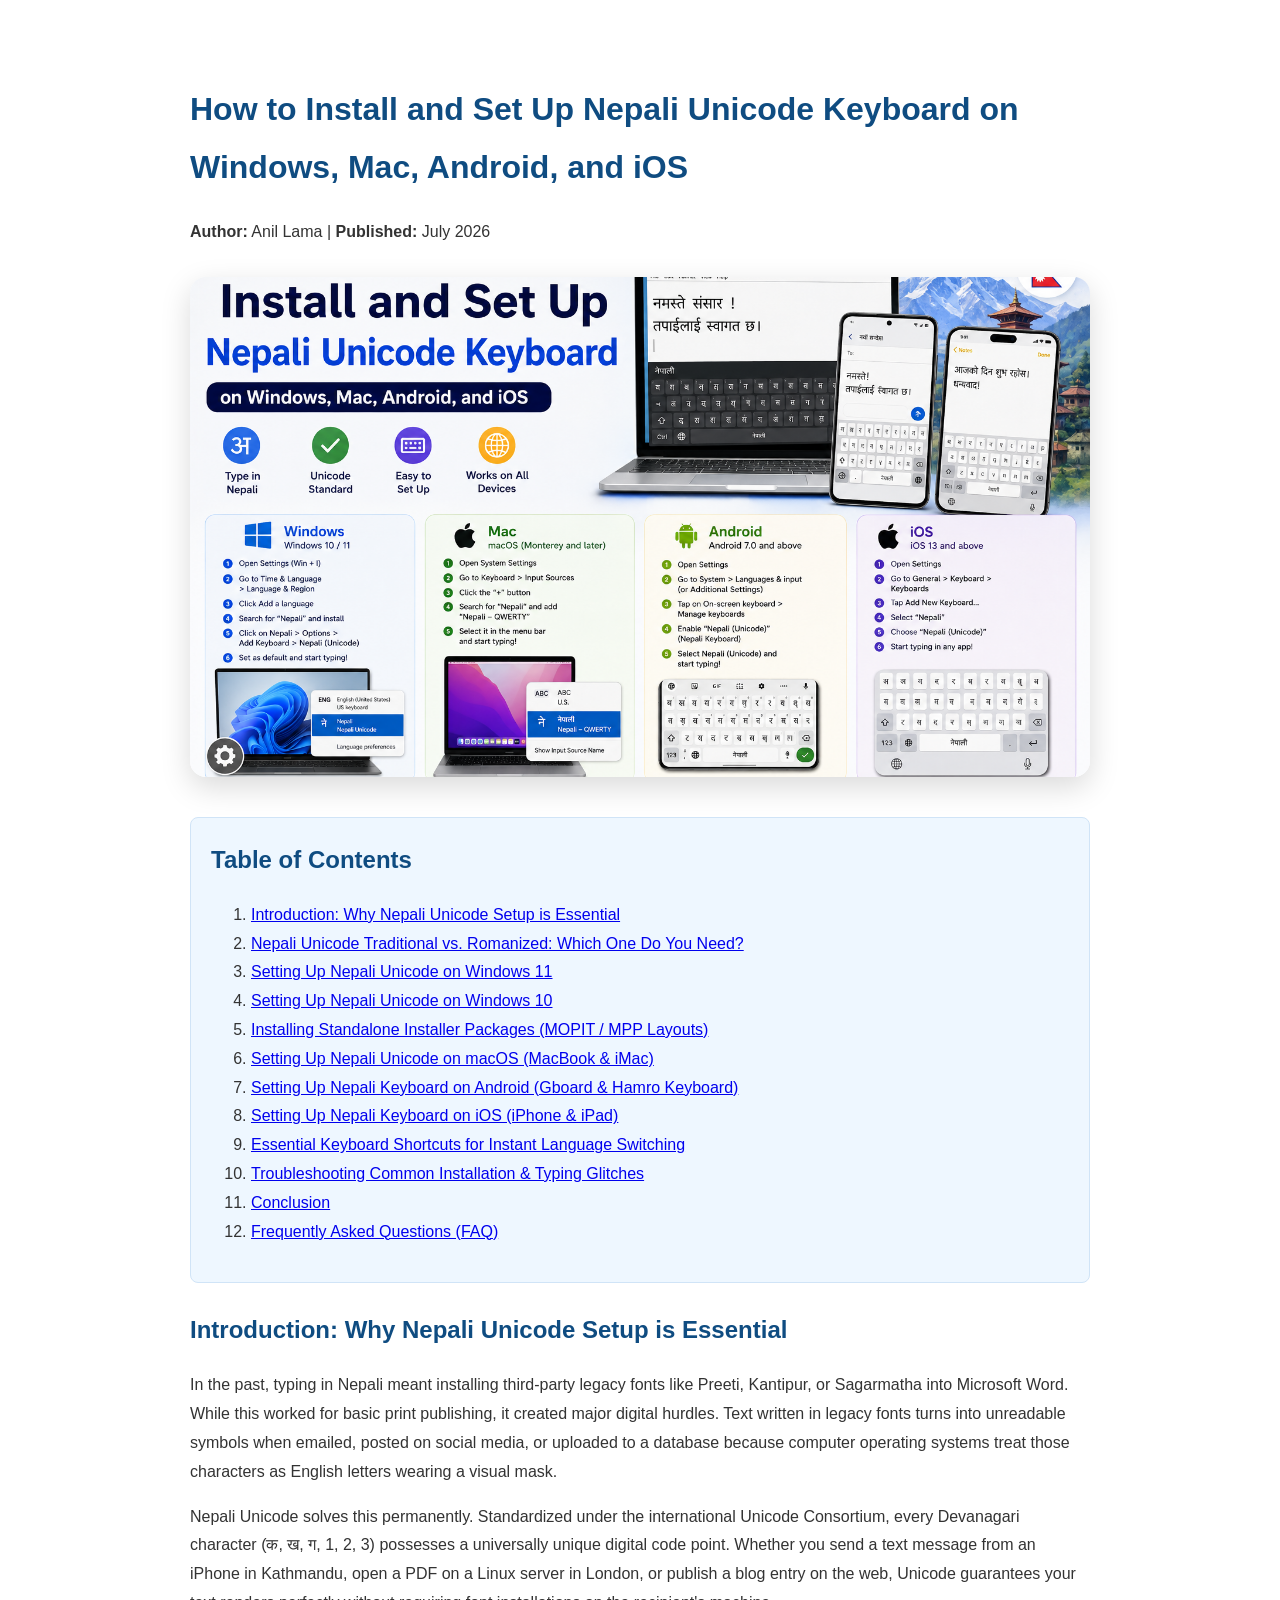
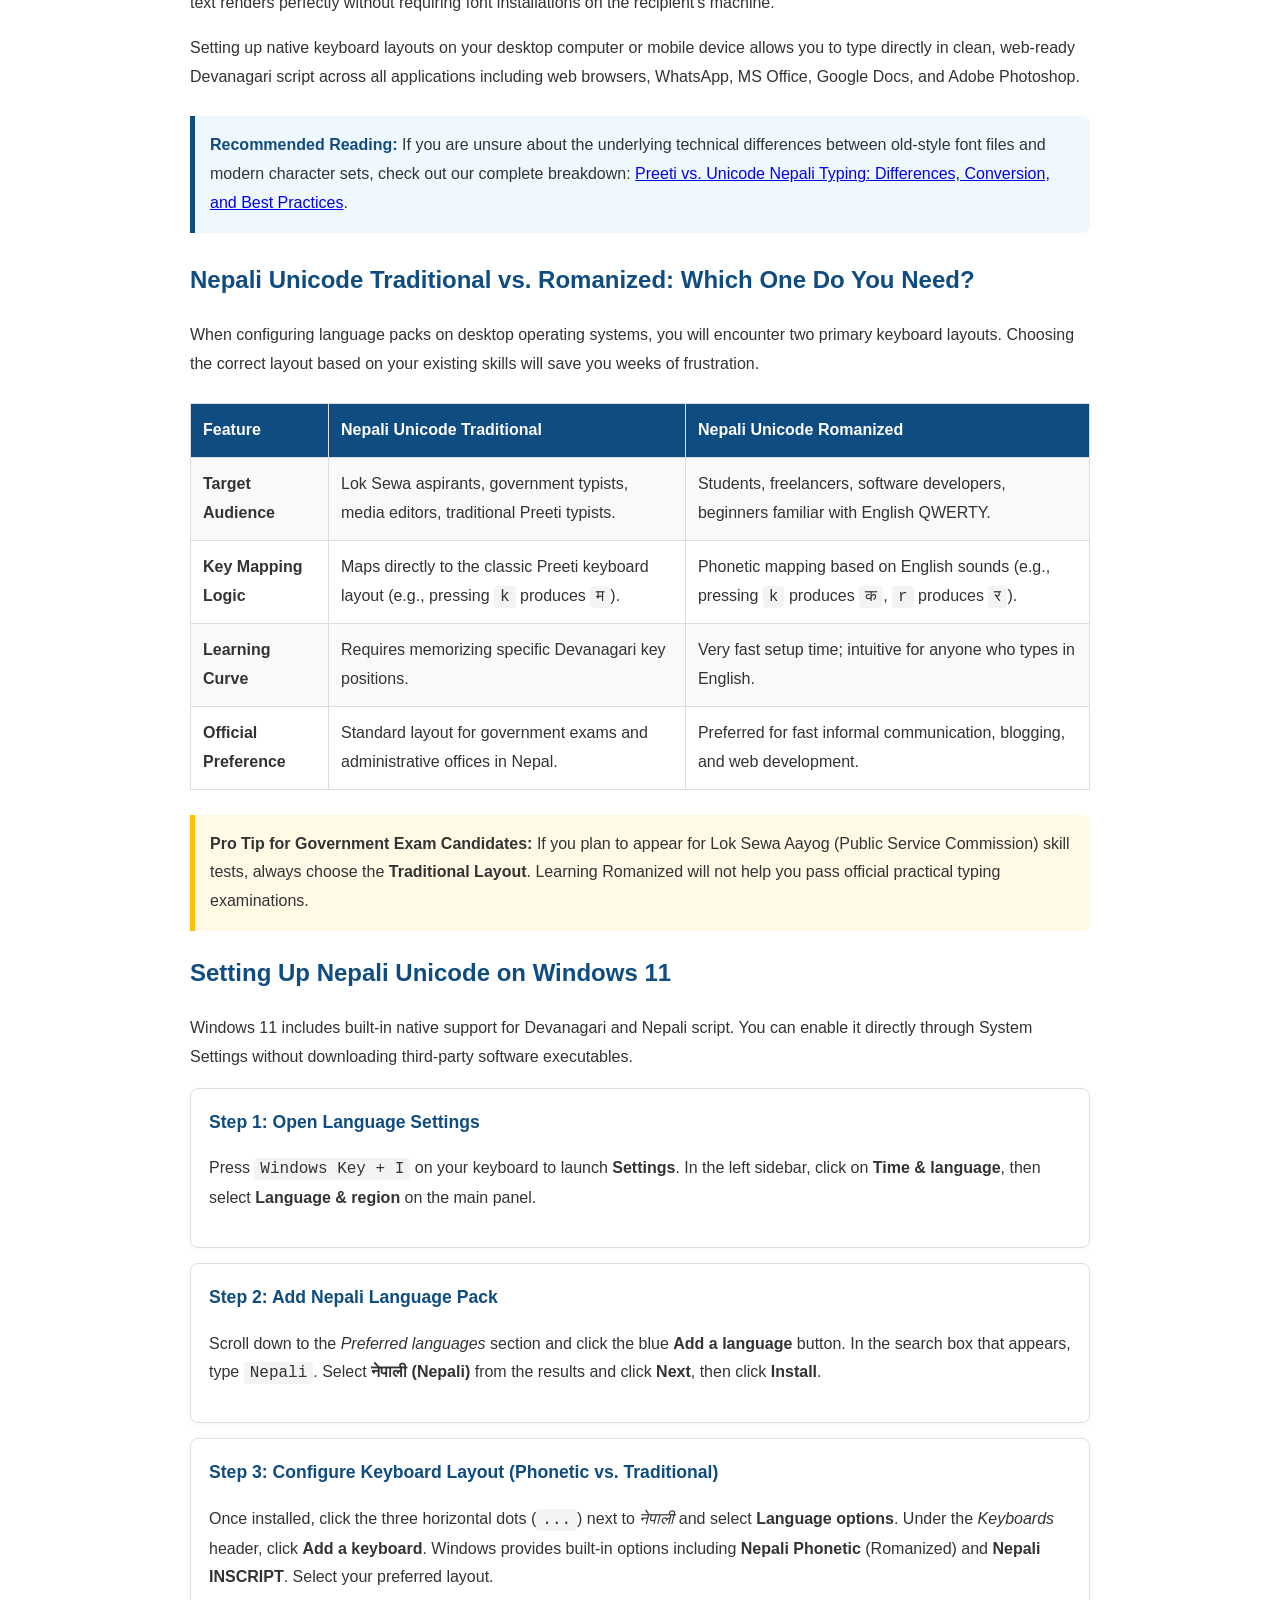
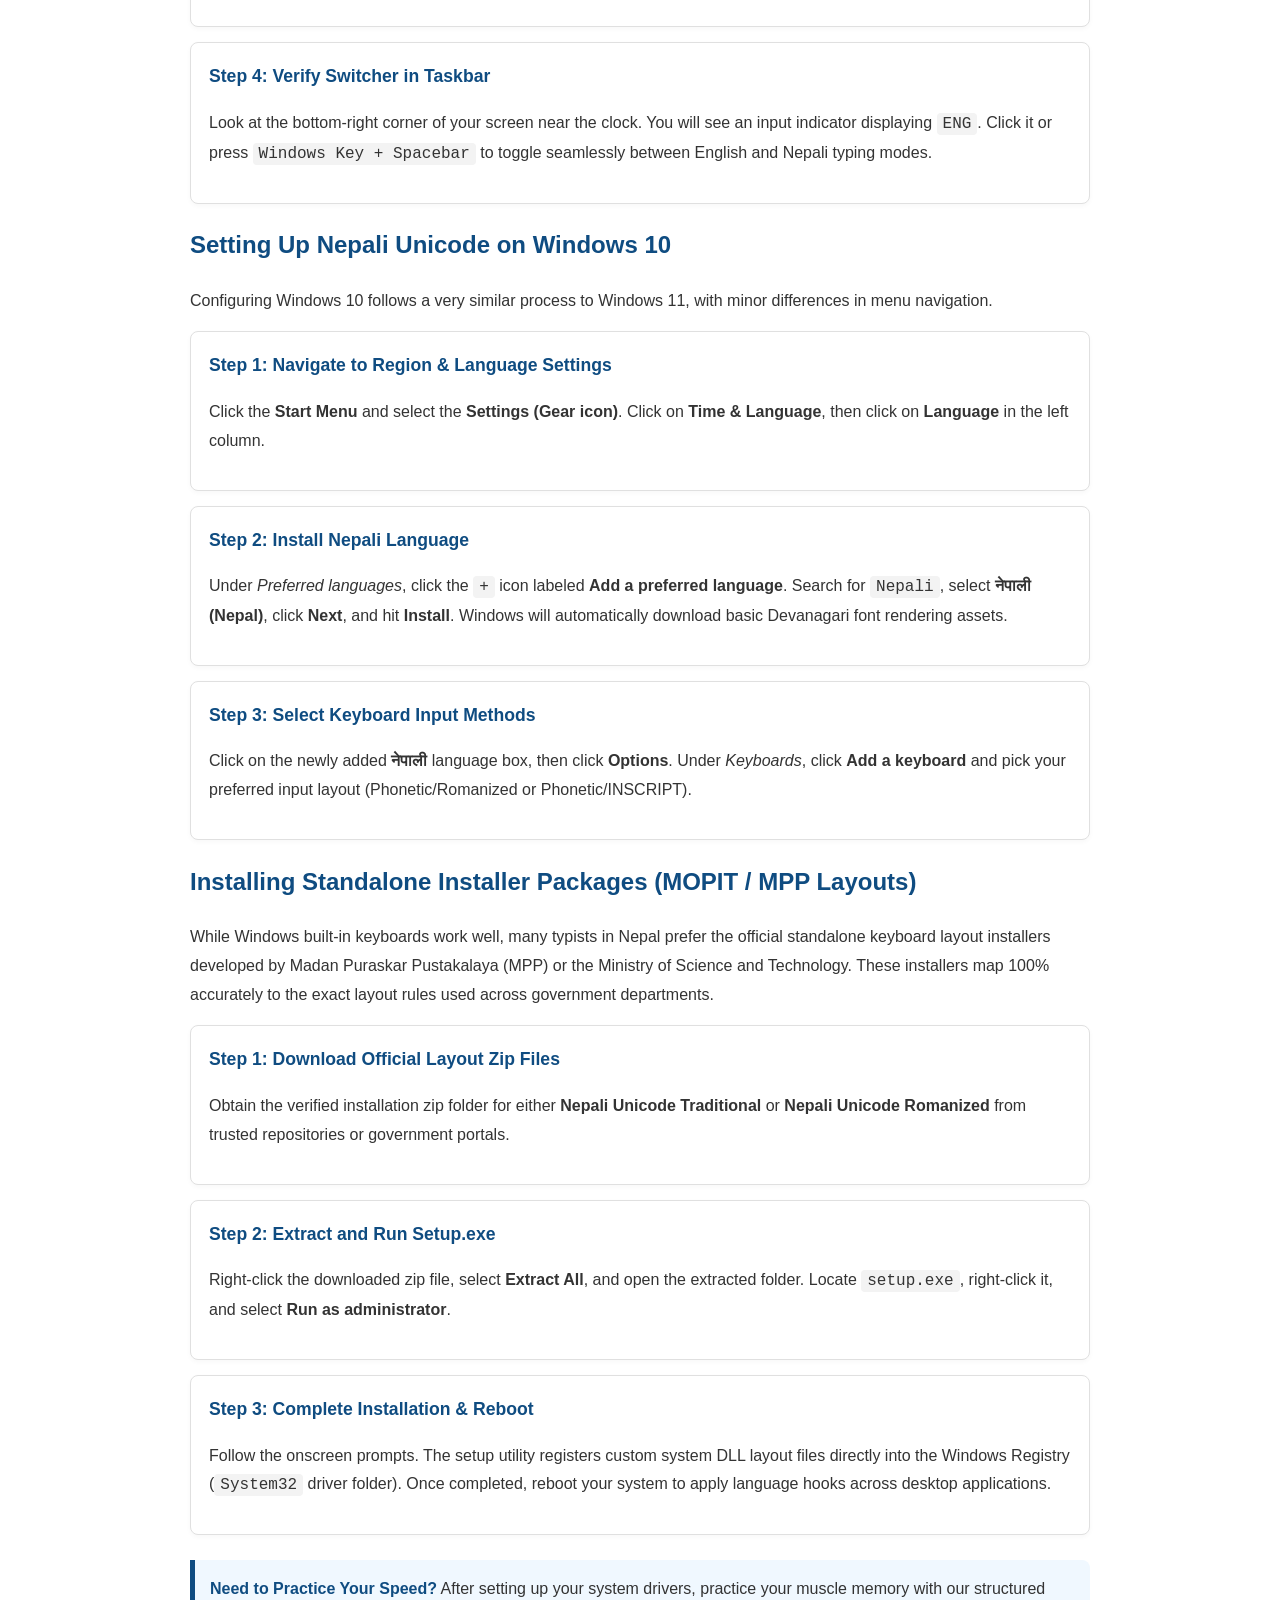
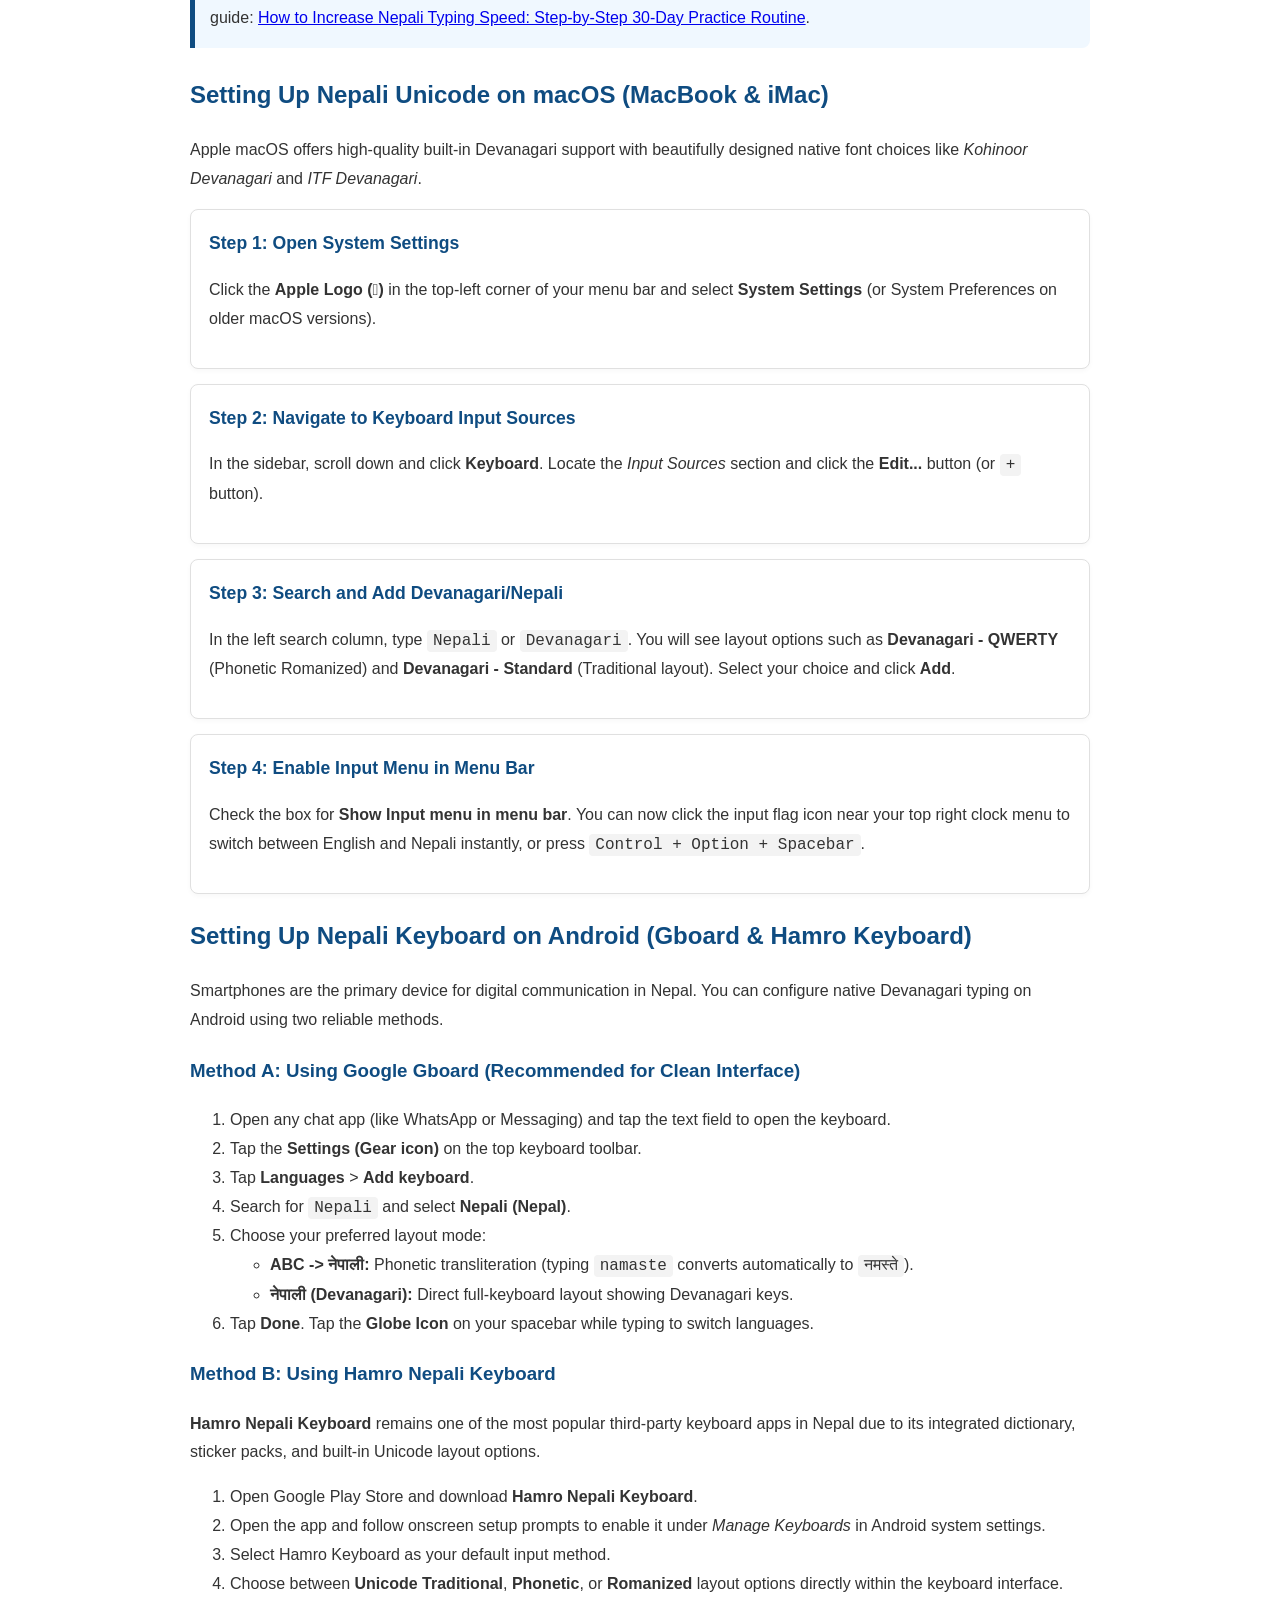
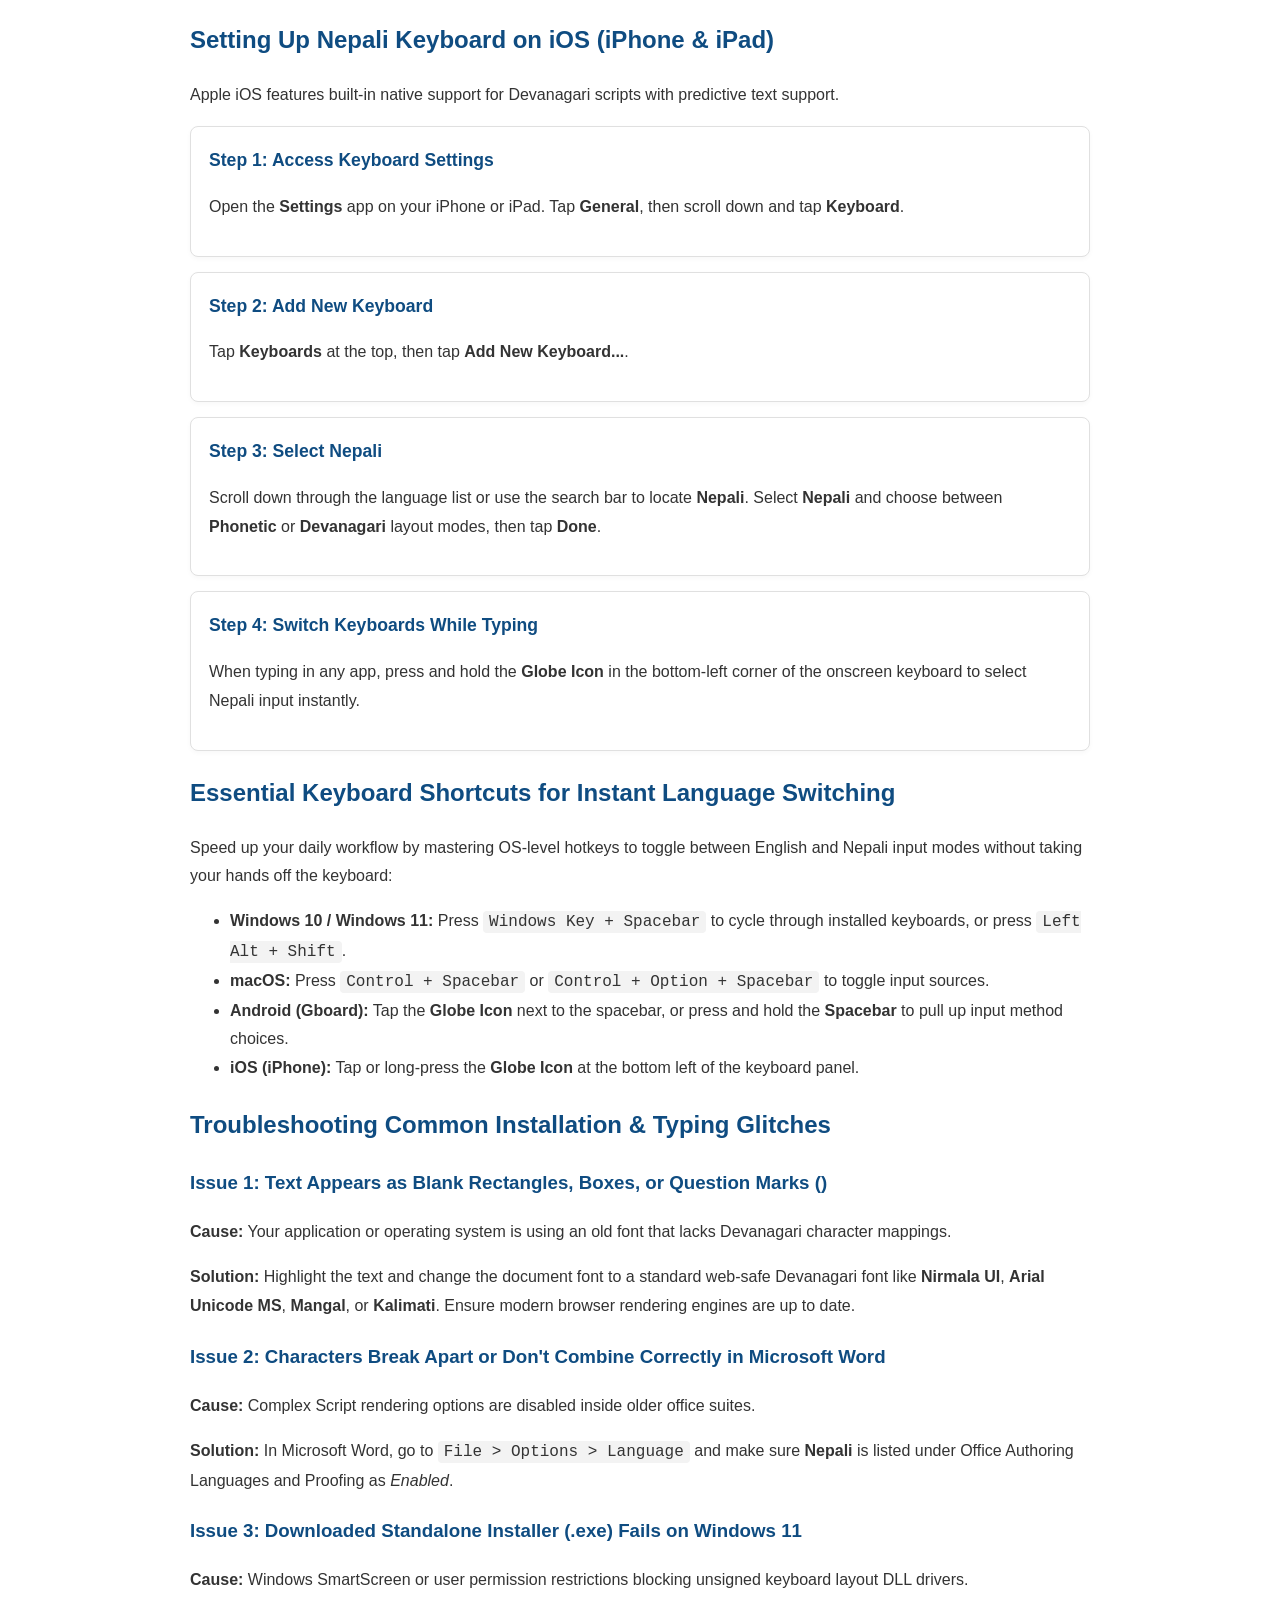
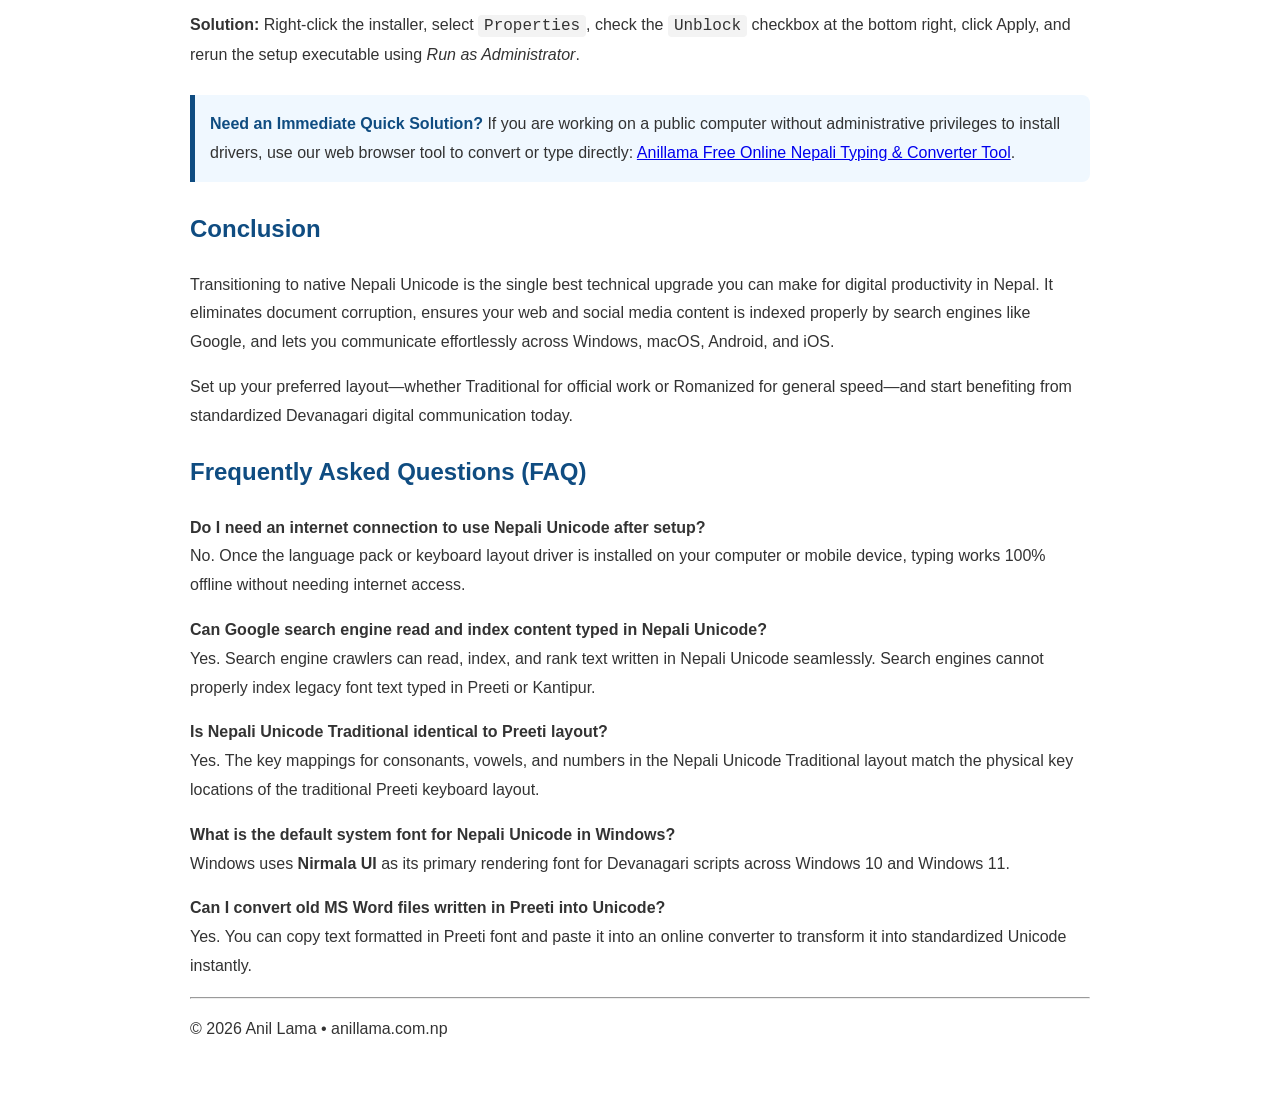
<file: Blogs/Set-Up-Nepali-Unicode-Keyboard.html>
<!DOCTYPE html>
<html lang="en">
<head>
<meta charset="UTF-8">
<meta name="viewport" content="width=device-width, initial-scale=1.0">
<title>How to Install and Set Up Nepali Unicode Keyboard on Windows, Mac, Android, and iOS | Anil Lama</title>
<meta name="description" content="Complete step-by-step guide to installing and configuring Nepali Unicode keyboards (Traditional & Romanized) across Windows 11, Windows 10, macOS, Android, and iPhone.">
<style>
body{font-family:Arial,sans-serif;max-width:900px;margin:40px auto;line-height:1.8;padding:20px;color:#333}
h1,h2,h3{color:#0f4c81}code{background:#f3f3f3;padding:2px 6px;border-radius:4px;font-family:Consolas,monospace}pre{background:#f7f7f7;padding:12px;overflow:auto;border-left:4px solid #0f4c81}
.toc{background:#eef7ff;padding:20px;border-radius:8px;border:1px solid #d0e4f7;margin:25px 0}
.toc h2{margin-top:0}
.blog-hero{margin:30px 0}
.blog-image{width:100%;max-height:500px;object-fit:cover;border-radius:16px;box-shadow:0 10px 30px rgba(0,0,0,.15)}
table{width:100%;border-collapse:collapse;margin:25px 0}
th,td{border:1px solid #ddd;padding:12px;text-align:left}
th{background-color:#0f4c81;color:#fff}
tr:nth-child(even){background-color:#f9f9f9}
.internal-link-box{background:#f0f8ff;border-left:5px solid #0f4c81;padding:15px;margin:25px 0;border-radius:0 8px 8px 0}
.internal-link-box strong{color:#0f4c81}
.step-box{background:#fff;border:1px solid #e0e0e0;padding:18px;border-radius:8px;margin-bottom:15px;box-shadow:0 2px 5px rgba(0,0,0,.03)}
.step-title{font-weight:bold;color:#0f4c81;font-size:1.1em;margin-bottom:8px}
.tip-box{background:#fff9e6;border-left:5px solid #ffc107;padding:15px;margin:20px 0;border-radius:0 8px 8px 0}
</style>

<!-- Schema.org Structured Data (JSON-LD) -->
<script type="application/ld+json">
{
  "@context": "https://schema.org",
  "@type": "TechArticle",
  "headline": "How to Install and Set Up Nepali Unicode Keyboard on Windows, Mac, Android, and iOS",
  "description": "Complete step-by-step guide to installing and configuring Nepali Unicode keyboards (Traditional & Romanized) across Windows 11, Windows 10, macOS, Android, and iPhone.",
  "articleBody": "Complete guide on setting up Nepali Unicode keyboard drivers and native language layouts across all desktop and mobile operating systems.",
  "author": {
    "@type": "Person",
    "name": "Anil Lama",
    "url": "https://anillama.com.np"
  },
  "publisher": {
    "@type": "Organization",
    "name": "Anil Lama",
    "url": "https://anillama.com.np"
  },
  "datePublished": "2026-07-26",
  "dateModified": "2026-07-26",
  "mainEntityOfPage": {
    "@type": "WebPage",
    "@id": "https://anillama.com.np/blog/install-nepali-unicode-keyboard"
  }
}
</script>

<!-- Google tag (gtag.js) -->
<script async src="https://www.googletagmanager.com/gtag/js?id=G-N50CL3ZTT5"></script>
<script>
  window.dataLayer = window.dataLayer || [];
  function gtag(){dataLayer.push(arguments);}
  gtag('js', new Date());

  gtag('config', 'G-N50CL3ZTT5');
</script>
<script async src="https://pagead2.googlesyndication.com/pagead/js/adsbygoogle.js?client=ca-pub-7335396742183776"
     crossorigin="anonymous"></script>
<ins class="adsbygoogle"
     style="display:block; text-align:center;"
     data-ad-layout="in-article"
     data-ad-format="fluid"
     data-ad-client="ca-pub-7335396742183776"
     data-ad-slot="8837589714"></ins>
<script>
     (adsbygoogle = window.adsbygoogle || []).push({});
</script>
</head>
<body>

<h1>How to Install and Set Up Nepali Unicode Keyboard on Windows, Mac, Android, and iOS</h1>
<p><strong>Author:</strong> Anil Lama | <strong>Published:</strong> July 2026</p>

<div class="blog-hero">
    <img src="../assets/img/blogs/install-nepali-unicode-keyboard.png" alt="Setup Nepali Unicode Keyboard Guide Windows Mac Android iOS" class="blog-image">
</div>

<div class="toc">
<h2>Table of Contents</h2>
<ol>
<li><a href="#introduction">Introduction: Why Nepali Unicode Setup is Essential</a></li>
<li><a href="#layout-comparison">Nepali Unicode Traditional vs. Romanized: Which One Do You Need?</a></li>
<li><a href="#windows11">Setting Up Nepali Unicode on Windows 11</a></li>
<li><a href="#windows10">Setting Up Nepali Unicode on Windows 10</a></li>
<li><a href="#standalone-drivers">Installing Standalone Installer Packages (MOPIT / MPP Layouts)</a></li>
<li><a href="#mac-setup">Setting Up Nepali Unicode on macOS (MacBook & iMac)</a></li>
<li><a href="#android-setup">Setting Up Nepali Keyboard on Android (Gboard & Hamro Keyboard)</a></li>
<li><a href="#ios-setup">Setting Up Nepali Keyboard on iOS (iPhone & iPad)</a></li>
<li><a href="#shortcuts">Essential Keyboard Shortcuts for Instant Language Switching</a></li>
<li><a href="#troubleshooting">Troubleshooting Common Installation & Typing Glitches</a></li>
<li><a href="#conclusion">Conclusion</a></li>
<li><a href="#faq">Frequently Asked Questions (FAQ)</a></li>
</ol>
</div>

<h2 id="introduction">Introduction: Why Nepali Unicode Setup is Essential</h2>
<p>In the past, typing in Nepali meant installing third-party legacy fonts like Preeti, Kantipur, or Sagarmatha into Microsoft Word. While this worked for basic print publishing, it created major digital hurdles. Text written in legacy fonts turns into unreadable symbols when emailed, posted on social media, or uploaded to a database because computer operating systems treat those characters as English letters wearing a visual mask.</p>

<p>Nepali Unicode solves this permanently. Standardized under the international Unicode Consortium, every Devanagari character (क, ख, ग, 1, 2, 3) possesses a universally unique digital code point. Whether you send a text message from an iPhone in Kathmandu, open a PDF on a Linux server in London, or publish a blog entry on the web, Unicode guarantees your text renders perfectly without requiring font installations on the recipient's machine.</p>

<p>Setting up native keyboard layouts on your desktop computer or mobile device allows you to type directly in clean, web-ready Devanagari script across all applications including web browsers, WhatsApp, MS Office, Google Docs, and Adobe Photoshop.</p>

<div class="internal-link-box">
<strong>Recommended Reading:</strong> If you are unsure about the underlying technical differences between old-style font files and modern character sets, check out our complete breakdown: <a href="https://anillama.com.np/">Preeti vs. Unicode Nepali Typing: Differences, Conversion, and Best Practices</a>.
</div>

<h2 id="layout-comparison">Nepali Unicode Traditional vs. Romanized: Which One Do You Need?</h2>
<p>When configuring language packs on desktop operating systems, you will encounter two primary keyboard layouts. Choosing the correct layout based on your existing skills will save you weeks of frustration.</p>

<table>
<tr>
<th>Feature</th>
<th>Nepali Unicode Traditional</th>
<th>Nepali Unicode Romanized</th>
</tr>
<tr>
<td><strong>Target Audience</strong></td>
<td>Lok Sewa aspirants, government typists, media editors, traditional Preeti typists.</td>
<td>Students, freelancers, software developers, beginners familiar with English QWERTY.</td>
</tr>
<tr>
<td><strong>Key Mapping Logic</strong></td>
<td>Maps directly to the classic Preeti keyboard layout (e.g., pressing <code>k</code> produces <code>म</code>).</td>
<td>Phonetic mapping based on English sounds (e.g., pressing <code>k</code> produces <code>क</code>, <code>r</code> produces <code>र</code>).</td>
</tr>
<tr>
<td><strong>Learning Curve</strong></td>
<td>Requires memorizing specific Devanagari key positions.</td>
<td>Very fast setup time; intuitive for anyone who types in English.</td>
</tr>
<tr>
<td><strong>Official Preference</strong></td>
<td>Standard layout for government exams and administrative offices in Nepal.</td>
<td>Preferred for fast informal communication, blogging, and web development.</td>
</tr>
</table>

<div class="tip-box">
<strong>Pro Tip for Government Exam Candidates:</strong> If you plan to appear for Lok Sewa Aayog (Public Service Commission) skill tests, always choose the <strong>Traditional Layout</strong>. Learning Romanized will not help you pass official practical typing examinations.
</div>

<h2 id="windows11">Setting Up Nepali Unicode on Windows 11</h2>
<p>Windows 11 includes built-in native support for Devanagari and Nepali script. You can enable it directly through System Settings without downloading third-party software executables.</p>

<div class="step-box">
<div class="step-title">Step 1: Open Language Settings</div>
<p>Press <code>Windows Key + I</code> on your keyboard to launch <strong>Settings</strong>. In the left sidebar, click on <strong>Time &amp; language</strong>, then select <strong>Language &amp; region</strong> on the main panel.</p>
</div>

<div class="step-box">
<div class="step-title">Step 2: Add Nepali Language Pack</div>
<p>Scroll down to the <em>Preferred languages</em> section and click the blue <strong>Add a language</strong> button. In the search box that appears, type <code>Nepali</code>. Select <strong>नेपाली (Nepali)</strong> from the results and click <strong>Next</strong>, then click <strong>Install</strong>.</p>
</div>

<div class="step-box">
<div class="step-title">Step 3: Configure Keyboard Layout (Phonetic vs. Traditional)</div>
<p>Once installed, click the three horizontal dots (<code>...</code>) next to <em>नेपाली</em> and select <strong>Language options</strong>. Under the <em>Keyboards</em> header, click <strong>Add a keyboard</strong>. Windows provides built-in options including <strong>Nepali Phonetic</strong> (Romanized) and <strong>Nepali INSCRIPT</strong>. Select your preferred layout.</p>
</div>

<div class="step-box">
<div class="step-title">Step 4: Verify Switcher in Taskbar</div>
<p>Look at the bottom-right corner of your screen near the clock. You will see an input indicator displaying <code>ENG</code>. Click it or press <code>Windows Key + Spacebar</code> to toggle seamlessly between English and Nepali typing modes.</p>
</div>

<h2 id="windows10">Setting Up Nepali Unicode on Windows 10</h2>
<p>Configuring Windows 10 follows a very similar process to Windows 11, with minor differences in menu navigation.</p>

<div class="step-box">
<div class="step-title">Step 1: Navigate to Region &amp; Language Settings</div>
<p>Click the <strong>Start Menu</strong> and select the <strong>Settings (Gear icon)</strong>. Click on <strong>Time &amp; Language</strong>, then click on <strong>Language</strong> in the left column.</p>
</div>

<div class="step-box">
<div class="step-title">Step 2: Install Nepali Language</div>
<p>Under <em>Preferred languages</em>, click the <code>+</code> icon labeled <strong>Add a preferred language</strong>. Search for <code>Nepali</code>, select <strong>नेपाली (Nepal)</strong>, click <strong>Next</strong>, and hit <strong>Install</strong>. Windows will automatically download basic Devanagari font rendering assets.</p>
</div>

<div class="step-box">
<div class="step-title">Step 3: Select Keyboard Input Methods</div>
<p>Click on the newly added <strong>नेपाली</strong> language box, then click <strong>Options</strong>. Under <em>Keyboards</em>, click <strong>Add a keyboard</strong> and pick your preferred input layout (Phonetic/Romanized or Phonetic/INSCRIPT).</p>
</div>

<h2 id="standalone-drivers">Installing Standalone Installer Packages (MOPIT / MPP Layouts)</h2>
<p>While Windows built-in keyboards work well, many typists in Nepal prefer the official standalone keyboard layout installers developed by Madan Puraskar Pustakalaya (MPP) or the Ministry of Science and Technology. These installers map 100% accurately to the exact layout rules used across government departments.</p>

<div class="step-box">
<div class="step-title">Step 1: Download Official Layout Zip Files</div>
<p>Obtain the verified installation zip folder for either <strong>Nepali Unicode Traditional</strong> or <strong>Nepali Unicode Romanized</strong> from trusted repositories or government portals.</p>
</div>

<div class="step-box">
<div class="step-title">Step 2: Extract and Run Setup.exe</div>
<p>Right-click the downloaded zip file, select <strong>Extract All</strong>, and open the extracted folder. Locate <code>setup.exe</code>, right-click it, and select <strong>Run as administrator</strong>.</p>
</div>

<div class="step-box">
<div class="step-title">Step 3: Complete Installation &amp; Reboot</div>
<p>Follow the onscreen prompts. The setup utility registers custom system DLL layout files directly into the Windows Registry (<code>System32</code> driver folder). Once completed, reboot your system to apply language hooks across desktop applications.</p>
</div>

<div class="internal-link-box">
<strong>Need to Practice Your Speed?</strong> After setting up your system drivers, practice your muscle memory with our structured guide: <a href="https://anillama.com.np/blog/increase-nepali-typing-speed">How to Increase Nepali Typing Speed: Step-by-Step 30-Day Practice Routine</a>.
</div>

<h2 id="mac-setup">Setting Up Nepali Unicode on macOS (MacBook &amp; iMac)</h2>
<p>Apple macOS offers high-quality built-in Devanagari support with beautifully designed native font choices like <em>Kohinoor Devanagari</em> and <em>ITF Devanagari</em>.</p>

<div class="step-box">
<div class="step-title">Step 1: Open System Settings</div>
<p>Click the <strong>Apple Logo ()</strong> in the top-left corner of your menu bar and select <strong>System Settings</strong> (or System Preferences on older macOS versions).</p>
</div>

<div class="step-box">
<div class="step-title">Step 2: Navigate to Keyboard Input Sources</div>
<p>In the sidebar, scroll down and click <strong>Keyboard</strong>. Locate the <em>Input Sources</em> section and click the <strong>Edit...</strong> button (or <code>+</code> button).</p>
</div>

<div class="step-box">
<div class="step-title">Step 3: Search and Add Devanagari/Nepali</div>
<p>In the left search column, type <code>Nepali</code> or <code>Devanagari</code>. You will see layout options such as <strong>Devanagari - QWERTY</strong> (Phonetic Romanized) and <strong>Devanagari - Standard</strong> (Traditional layout). Select your choice and click <strong>Add</strong>.</p>
</div>

<div class="step-box">
<div class="step-title">Step 4: Enable Input Menu in Menu Bar</div>
<p>Check the box for <strong>Show Input menu in menu bar</strong>. You can now click the input flag icon near your top right clock menu to switch between English and Nepali instantly, or press <code>Control + Option + Spacebar</code>.</p>
</div>

<h2 id="android-setup">Setting Up Nepali Keyboard on Android (Gboard &amp; Hamro Keyboard)</h2>
<p>Smartphones are the primary device for digital communication in Nepal. You can configure native Devanagari typing on Android using two reliable methods.</p>

<h3>Method A: Using Google Gboard (Recommended for Clean Interface)</h3>
<ol>
<li>Open any chat app (like WhatsApp or Messaging) and tap the text field to open the keyboard.</li>
<li>Tap the <strong>Settings (Gear icon)</strong> on the top keyboard toolbar.</li>
<li>Tap <strong>Languages</strong> &gt; <strong>Add keyboard</strong>.</li>
<li>Search for <code>Nepali</code> and select <strong>Nepali (Nepal)</strong>.</li>
<li>Choose your preferred layout mode:
    <ul>
    <li><strong>ABC -&gt; नेपाली:</strong> Phonetic transliteration (typing <code>namaste</code> converts automatically to <code>नमस्ते</code>).</li>
    <li><strong>नेपाली (Devanagari):</strong> Direct full-keyboard layout showing Devanagari keys.</li>
    </ul>
</li>
<li>Tap <strong>Done</strong>. Tap the <strong>Globe Icon</strong> on your spacebar while typing to switch languages.</li>
</ol>

<h3>Method B: Using Hamro Nepali Keyboard</h3>
<p><strong>Hamro Nepali Keyboard</strong> remains one of the most popular third-party keyboard apps in Nepal due to its integrated dictionary, sticker packs, and built-in Unicode layout options.</p>
<ol>
<li>Open Google Play Store and download <strong>Hamro Nepali Keyboard</strong>.</li>
<li>Open the app and follow onscreen setup prompts to enable it under <em>Manage Keyboards</em> in Android system settings.</li>
<li>Select Hamro Keyboard as your default input method.</li>
<li>Choose between <strong>Unicode Traditional</strong>, <strong>Phonetic</strong>, or <strong>Romanized</strong> layout options directly within the keyboard interface.</li>
</ol>

<h2 id="ios-setup">Setting Up Nepali Keyboard on iOS (iPhone &amp; iPad)</h2>
<p>Apple iOS features built-in native support for Devanagari scripts with predictive text support.</p>

<div class="step-box">
<div class="step-title">Step 1: Access Keyboard Settings</div>
<p>Open the <strong>Settings</strong> app on your iPhone or iPad. Tap <strong>General</strong>, then scroll down and tap <strong>Keyboard</strong>.</p>
</div>

<div class="step-box">
<div class="step-title">Step 2: Add New Keyboard</div>
<p>Tap <strong>Keyboards</strong> at the top, then tap <strong>Add New Keyboard...</strong>.</p>
</div>

<div class="step-box">
<div class="step-title">Step 3: Select Nepali</div>
<p>Scroll down through the language list or use the search bar to locate <strong>Nepali</strong>. Select <strong>Nepali</strong> and choose between <strong>Phonetic</strong> or <strong>Devanagari</strong> layout modes, then tap <strong>Done</strong>.</p>
</div>

<div class="step-box">
<div class="step-title">Step 4: Switch Keyboards While Typing</div>
<p>When typing in any app, press and hold the <strong>Globe Icon</strong> in the bottom-left corner of the onscreen keyboard to select Nepali input instantly.</p>
</div>

<h2 id="shortcuts">Essential Keyboard Shortcuts for Instant Language Switching</h2>
<p>Speed up your daily workflow by mastering OS-level hotkeys to toggle between English and Nepali input modes without taking your hands off the keyboard:</p>

<ul>
<li><strong>Windows 10 / Windows 11:</strong> Press <code>Windows Key + Spacebar</code> to cycle through installed keyboards, or press <code>Left Alt + Shift</code>.</li>
<li><strong>macOS:</strong> Press <code>Control + Spacebar</code> or <code>Control + Option + Spacebar</code> to toggle input sources.</li>
<li><strong>Android (Gboard):</strong> Tap the <strong>Globe Icon</strong> next to the spacebar, or press and hold the <strong>Spacebar</strong> to pull up input method choices.</li>
<li><strong>iOS (iPhone):</strong> Tap or long-press the <strong>Globe Icon</strong> at the bottom left of the keyboard panel.</li>
</ul>

<h2 id="troubleshooting">Troubleshooting Common Installation &amp; Typing Glitches</h2>

<h3>Issue 1: Text Appears as Blank Rectangles, Boxes, or Question Marks ()</h3>
<p><strong>Cause:</strong> Your application or operating system is using an old font that lacks Devanagari character mappings.</p>
<p><strong>Solution:</strong> Highlight the text and change the document font to a standard web-safe Devanagari font like <strong>Nirmala UI</strong>, <strong>Arial Unicode MS</strong>, <strong>Mangal</strong>, or <strong>Kalimati</strong>. Ensure modern browser rendering engines are up to date.</p>

<h3>Issue 2: Characters Break Apart or Don't Combine Correctly in Microsoft Word</h3>
<p><strong>Cause:</strong> Complex Script rendering options are disabled inside older office suites.</p>
<p><strong>Solution:</strong> In Microsoft Word, go to <code>File &gt; Options &gt; Language</code> and make sure <strong>Nepali</strong> is listed under Office Authoring Languages and Proofing as <em>Enabled</em>.</p>

<h3>Issue 3: Downloaded Standalone Installer (.exe) Fails on Windows 11</h3>
<p><strong>Cause:</strong> Windows SmartScreen or user permission restrictions blocking unsigned keyboard layout DLL drivers.</p>
<p><strong>Solution:</strong> Right-click the installer, select <code>Properties</code>, check the <code>Unblock</code> checkbox at the bottom right, click Apply, and rerun the setup executable using <em>Run as Administrator</em>.</p>

<div class="internal-link-box">
<strong>Need an Immediate Quick Solution?</strong> If you are working on a public computer without administrative privileges to install drivers, use our web browser tool to convert or type directly: <a href="https://anillama.com.np/nepali-typing">Anillama Free Online Nepali Typing &amp; Converter Tool</a>.
</div>

<h2 id="conclusion">Conclusion</h2>
<p>Transitioning to native Nepali Unicode is the single best technical upgrade you can make for digital productivity in Nepal. It eliminates document corruption, ensures your web and social media content is indexed properly by search engines like Google, and lets you communicate effortlessly across Windows, macOS, Android, and iOS.</p>

<p>Set up your preferred layout—whether Traditional for official work or Romanized for general speed—and start benefiting from standardized Devanagari digital communication today.</p>

<h2 id="faq">Frequently Asked Questions (FAQ)</h2>

<p><strong>Do I need an internet connection to use Nepali Unicode after setup?</strong><br>
No. Once the language pack or keyboard layout driver is installed on your computer or mobile device, typing works 100% offline without needing internet access.</p>

<p><strong>Can Google search engine read and index content typed in Nepali Unicode?</strong><br>
Yes. Search engine crawlers can read, index, and rank text written in Nepali Unicode seamlessly. Search engines cannot properly index legacy font text typed in Preeti or Kantipur.</p>

<p><strong>Is Nepali Unicode Traditional identical to Preeti layout?</strong><br>
Yes. The key mappings for consonants, vowels, and numbers in the Nepali Unicode Traditional layout match the physical key locations of the traditional Preeti keyboard layout.</p>

<p><strong>What is the default system font for Nepali Unicode in Windows?</strong><br>
Windows uses <strong>Nirmala UI</strong> as its primary rendering font for Devanagari scripts across Windows 10 and Windows 11.</p>

<p><strong>Can I convert old MS Word files written in Preeti into Unicode?</strong><br>
Yes. You can copy text formatted in Preeti font and paste it into an online converter to transform it into standardized Unicode instantly.</p>

<hr>
<p>© 2026 Anil Lama • anillama.com.np</p>

</body>
</html>
</file>
<file: style.css>
:root {
  --bg-dark: #030712;
  --card-bg: rgba(15, 23, 42, 0.65);
  --card-border: rgba(56, 189, 248, 0.15);
  --neon-cyan: #00f2fe;
  --neon-purple: #9333ea;
  --neon-green: #10b981;
  --text-main: #f8fafc;
  --text-muted: #94a3b8;
  --font-mono: 'JetBrains Mono', monospace;
  --font-heading: 'Space Grotesk', sans-serif;
}

* {
  margin: 0;
  padding: 0;
  box-sizing: border-box;
  scroll-behavior: smooth;
}

body {
  background-color: var(--bg-dark);
  color: var(--text-main);
  font-family: var(--font-heading);
  overflow-x: hidden;
  line-height: 1.5;
}

/* Background Interactive Canvas */
#particle-canvas {
  position: fixed;
  top: 0;
  left: 0;
  width: 100vw;
  height: 100vh;
  z-index: 0;
  pointer-events: none;
}

/* Grid Overlay */
.grid-overlay {
  position: fixed;
  top: 0; left: 0; width: 100vw; height: 100vh;
  background-image: linear-gradient(rgba(255, 255, 255, 0.03) 1px, transparent 1px),
                    linear-gradient(90deg, rgba(255, 255, 255, 0.03) 1px, transparent 1px);
  background-size: 50px 50px;
  z-index: 1;
  pointer-events: none;
}

/* Top Floating Cyber Nav */
.navbar {
  position: fixed;
  top: 15px;
  left: 50%;
  transform: translateX(-50%);
  width: 90%;
  max-width: 900px;
  background: rgba(3, 7, 18, 0.85);
  backdrop-filter: blur(16px);
  border: 1px solid var(--card-border);
  border-radius: 99px;
  padding: 0.7rem 1.5rem;
  display: flex;
  justify-content: space-between;
  align-items: center;
  z-index: 1000;
  box-shadow: 0 10px 30px rgba(0, 0, 0, 0.5);
}

.nav-logo {
  font-family: var(--font-mono);
  font-weight: 700;
  color: var(--neon-cyan);
  text-decoration: none;
  font-size: 1.05rem;
  letter-spacing: 1px;
}

.nav-links {
  display: flex;
  gap: 1.5rem;
  list-style: none;
  align-items: center;
}

.nav-links a {
  color: var(--text-muted);
  text-decoration: none;
  font-size: 0.85rem;
  font-family: var(--font-mono);
  transition: all 0.3s ease;
}

.nav-links a:hover {
  color: var(--neon-cyan);
  text-shadow: 0 0 8px var(--neon-cyan);
}

/* Main Container */
.container {
  position: relative;
  z-index: 2;
  max-width: 1050px;
  margin: 0 auto;
  padding: 0 1.5rem;
}

/* Hero Section */
.hero {
  padding-top: 100px;
  padding-bottom: 1.5rem;
  display: flex;
  align-items: center;
  justify-content: space-between;
  gap: 2.5rem;
}

.hero-content {
  flex: 1;
}

.status-badge {
  display: inline-flex;
  align-items: center;
  gap: 8px;
  padding: 5px 12px;
  background: rgba(16, 185, 129, 0.1);
  border: 1px solid rgba(16, 185, 129, 0.3);
  border-radius: 20px;
  color: var(--neon-green);
  font-family: var(--font-mono);
  font-size: 0.8rem;
  margin-bottom: 1rem;
}

.pulse-dot {
  width: 7px;
  height: 7px;
  background-color: var(--neon-green);
  border-radius: 50%;
  box-shadow: 0 0 10px var(--neon-green);
  animation: pulse 1.5s infinite;
}

@keyframes pulse {
  0% { opacity: 1; transform: scale(1); }
  50% { opacity: 0.4; transform: scale(1.2); }
  100% { opacity: 1; transform: scale(1); }
}

.hero-title {
  font-size: 3.2rem;
  font-weight: 700;
  line-height: 1.1;
  margin-bottom: 0.8rem;
  background: linear-gradient(135deg, #ffffff 0%, var(--text-muted) 100%);
  -webkit-background-clip: text;
  -webkit-text-fill-color: transparent;
}

.hero-subtitle {
  font-size: 1.15rem;
  color: var(--neon-cyan);
  font-family: var(--font-mono);
  margin-bottom: 1.2rem;
}

.hero-desc {
  color: var(--text-muted);
  font-size: 0.98rem;
  max-width: 520px;
  margin-bottom: 1.5rem;
}

.cta-group {
  display: flex;
  gap: 1rem;
  align-items: center;
  flex-wrap: wrap;
}

.btn-cyber {
  position: relative;
  padding: 0.7rem 1.5rem;
  background: linear-gradient(135deg, var(--neon-cyan), #0284c7);
  color: #000;
  font-weight: 700;
  font-family: var(--font-mono);
  font-size: 0.85rem;
  text-decoration: none;
  border-radius: 6px;
  transition: all 0.3s ease;
  box-shadow: 0 0 15px rgba(0, 242, 254, 0.3);
}

.btn-cyber:hover {
  transform: translateY(-2px);
  box-shadow: 0 0 25px rgba(0, 242, 254, 0.6);
}

.btn-outline {
  padding: 0.7rem 1.5rem;
  background: transparent;
  border: 1px solid var(--card-border);
  color: var(--text-main);
  font-family: var(--font-mono);
  font-size: 0.85rem;
  text-decoration: none;
  border-radius: 6px;
  transition: all 0.3s ease;
}

.btn-outline:hover {
  border-color: var(--neon-cyan);
  color: var(--neon-cyan);
  background: rgba(0, 242, 254, 0.05);
}

/* Social Media Icons */
.social-links {
  display: flex;
  gap: 10px;
  margin-top: 1.2rem;
}

.social-btn {
  width: 38px;
  height: 38px;
  border-radius: 50%;
  background: var(--card-bg);
  border: 1px solid var(--card-border);
  color: var(--text-main);
  display: flex;
  align-items: center;
  justify-content: center;
  text-decoration: none;
  font-size: 1rem;
  transition: all 0.3s ease;
}

.social-btn:hover {
  color: var(--neon-cyan);
  border-color: var(--neon-cyan);
  box-shadow: 0 0 12px rgba(0, 242, 254, 0.4);
  transform: translateY(-2px);
}

/* Terminal Window Widget */
.hero-terminal {
  flex: 0.85;
  background: rgba(15, 23, 42, 0.9);
  border: 1px solid var(--card-border);
  border-radius: 10px;
  overflow: hidden;
  box-shadow: 0 15px 40px rgba(0, 0, 0, 0.6);
  font-family: var(--font-mono);
}

.terminal-header {
  background: rgba(30, 41, 59, 0.8);
  padding: 8px 12px;
  display: flex;
  align-items: center;
  gap: 6px;
}

.term-dot {
  width: 10px;
  height: 10px;
  border-radius: 50%;
}
.red { background: #ef4444; }
.yellow { background: #f59e0b; }
.green { background: #10b981; }

.term-title {
  color: var(--text-muted);
  font-size: 0.75rem;
  margin-left: auto;
}

.terminal-body {
  padding: 1.2rem;
  color: var(--text-main);
  font-size: 0.85rem;
}

.code-line {
  margin-bottom: 0.6rem;
}
.code-keyword { color: #f43f5e; }
.code-func { color: #38bdf8; }
.code-str { color: #a3e635; }
.code-comment { color: #64748b; }

/* Infinite Rotating Tools Slider */
.ticker-section {
  width: 100%;
  overflow: hidden;
  padding: 0.8rem 0;
  margin: 1.5rem 0 2rem;
  background: rgba(15, 23, 42, 0.4);
  border-top: 1px solid var(--card-border);
  border-bottom: 1px solid var(--card-border);
  position: relative;
}

.ticker-section::before,
.ticker-section::after {
  content: '';
  position: absolute;
  top: 0; width: 80px; height: 100%;
  z-index: 2;
  pointer-events: none;
}

.ticker-section::before {
  left: 0;
  background: linear-gradient(to right, var(--bg-dark), transparent);
}

.ticker-section::after {
  right: 0;
  background: linear-gradient(to left, var(--bg-dark), transparent);
}

.ticker-track {
  display: flex;
  gap: 1.5rem;
  width: max-content;
  animation: scrollTrack 25s linear infinite;
}

.ticker-track:hover {
  animation-play-state: paused;
}

@keyframes scrollTrack {
  0% { transform: translateX(0); }
  100% { transform: translateX(-50%); }
}

.tool-badge {
  display: flex;
  align-items: center;
  gap: 8px;
  padding: 6px 14px;
  background: var(--card-bg);
  border: 1px solid var(--card-border);
  border-radius: 30px;
  font-family: var(--font-mono);
  font-size: 0.8rem;
  color: var(--text-main);
  white-space: nowrap;
  transition: all 0.3s ease;
}

.tool-badge i {
  font-size: 1rem;
  color: var(--neon-cyan);
}

.tool-badge:hover {
  border-color: var(--neon-cyan);
  box-shadow: 0 0 10px rgba(0, 242, 254, 0.3);
}

/* Sections & Grids */
section {
  padding: 2.2rem 0;
}

.section-title {
  font-size: 1.8rem;
  margin-bottom: 1.5rem;
  display: flex;
  align-items: center;
  gap: 0.8rem;
}

.section-title::after {
  content: '';
  flex: 1;
  height: 1px;
  background: var(--card-border);
}

.section-num {
  color: var(--neon-cyan);
  font-family: var(--font-mono);
  font-size: 1.1rem;
}

.cards-grid {
  display: grid;
  grid-template-columns: repeat(auto-fit, minmax(290px, 1fr));
  gap: 1.25rem;
}

.tech-card {
  background: var(--card-bg);
  backdrop-filter: blur(12px);
  border: 1px solid var(--card-border);
  border-radius: 12px;
  padding: 1.5rem;
  position: relative;
  overflow: hidden;
  transition: all 0.3s cubic-bezier(0.175, 0.885, 0.32, 1.275);
}

.tech-card::before {
  content: '';
  position: absolute;
  top: 0; left: 0; width: 100%; height: 2px;
  background: linear-gradient(90deg, transparent, var(--neon-cyan), transparent);
  opacity: 0;
  transition: opacity 0.3s;
}

.tech-card:hover {
  transform: translateY(-5px);
  border-color: rgba(0, 242, 254, 0.4);
  box-shadow: 0 10px 25px rgba(0, 0, 0, 0.4);
}

.tech-card:hover::before {
  opacity: 1;
}

.card-icon {
  font-size: 1.6rem;
  color: var(--neon-cyan);
  margin-bottom: 0.8rem;
}

.tech-card h3 {
  font-size: 1.25rem;
  margin-bottom: 0.5rem;
}

.tech-card p {
  color: var(--text-muted);
  font-size: 0.9rem;
  margin-bottom: 1.2rem;
}

.tech-tags {
  display: flex;
  flex-wrap: wrap;
  gap: 8px;
}

/* Footer */
footer {
  border-top: 1px solid var(--card-border);
  padding: 2rem 0;
  margin-top: 2.5rem;
  text-align: center;
  color: var(--text-muted);
  font-family: var(--font-mono);
  font-size: 0.85rem;
}

.footer-links {
  display: flex;
  justify-content: center;
  gap: 1.2rem;
  margin-top: 0.8rem;
}

.footer-links a {
  color: var(--text-muted);
  text-decoration: none;
}

.footer-links a:hover {
  color: var(--neon-cyan);
}

/* Responsive */
@media (max-width: 900px) {
  .hero {
    flex-direction: column;
    text-align: center;
    padding-top: 100px;
  }
  .hero-title { font-size: 2.5rem; }
  .hero-desc { margin: 0 auto 1.5rem; }
  .cta-group { justify-content: center; }
  .social-links { justify-content: center; }
  .hero-terminal { width: 100%; }
  .nav-links { display: none; }
}
</file>
<file: portfolio/style.css>
/* ---------- CSS Variables ---------- */
:root {
  --bg-primary: #0a0f1a;
  --bg-secondary: #111827;
  --bg-card: rgba(17, 24, 39, 0.85);
  --fg-primary: #f1f5f9;
  --fg-secondary: #94a3b8;
  --fg-muted: #64748b;
  --accent: #f97316;
  --accent-secondary: #fb923c;
  --accent-glow: rgba(249, 115, 22, 0.15);
  --card-border: rgba(249, 115, 22, 0.15);
  --glass-bg: rgba(255, 255, 255, 0.03);
  --glass-border: rgba(255, 255, 255, 0.08);
  --shadow-lg: 0 25px 50px -12px rgba(0, 0, 0, 0.5);
  --radius-lg: 16px;
  --radius-md: 12px;
}

/* ---------- Reset ---------- */
*, *::before, *::after {
  margin: 0;
  padding: 0;
  box-sizing: border-box;
}

html {
  scroll-behavior: smooth;
}

body {
  font-family: "DM Sans", sans-serif;
  background: var(--bg-primary);
  color: var(--fg-primary);
  line-height: 1.7;
  overflow-x: hidden;
  min-height: 100vh;
}

a {
  text-decoration: none;
  color: var(--accent);
  transition: all 0.3s cubic-bezier(0.4, 0, 0.2, 1);
}

a:hover {
  color: var(--accent-secondary);
}

/* ---------- DRAGON BACKGROUND (NEW) ---------- */
#dragon-bg {
  position: fixed;
  top: 0;
  left: 0;
  width: 100%;
  height: 100%;
  z-index: 0;
  pointer-events: none; /* Allows clicks to pass through */
  overflow: hidden;
  perspective: 1000px;
}

.dragon-visual {
  position: absolute;
  top: 50%;
  left: 50%;
  width: 150vmax; /* Very large, covers whole screen */
  height: 150vmax;
  transform: translate(-50%, -50%);
  background-image: url("data:image/svg+xml,%3Csvg xmlns='http://www.w3.org/2000/svg' viewBox='0 0 512 512'%3E%3Cpath fill='%23f97316' d='M464.7 278.3c-9.5-9.5-22.9-13.7-35.9-11.3l-41.7 8.3c-7.1 1.4-13.4 5.2-17.7 10.8l-34.7 44.2c-5.4 6.9-13.4 11-22 11h-31.6c-8.2 0-16.1-3.6-21.5-9.8l-35.7-40.2c-4.7-5.3-11.3-8.5-18.2-9l-45.1-2.9c-6.5-.4-12.6-3.3-17-8l-29.2-30.8c-5-5.3-7.8-12.4-7.6-19.7l1.2-45.9c.2-7.2 3.2-14.1 8.3-19.1l31.3-30.6c5.2-5.1 12.1-7.9 19.3-7.8l45.3.4c7.4.1 14.5-2.9 19.7-8.2l32.2-33.1c5.4-5.5 12.7-8.6 20.4-8.5l41.9.4c7.2.1 14.1 3 19.1 8.1l30.7 31.4c5 5.2 7.8 12.1 7.7 19.3l-.3 25.7c-.1 8.4-3.9 16.4-10.4 21.8l-42.9 35.9c-4.4 3.7-7.5 8.7-8.9 14.3l-6.8 27.2' opacity='0.15'/%3E%3C/svg%3E");
  background-size: contain;
  background-repeat: no-repeat;
  background-position: center;
  opacity: 0.5; /* Watermark effect */
  filter: blur(2px) drop-shadow(0 0 40px rgba(249, 115, 22, 0.2));
  animation: dragonFloat 20s infinite ease-in-out;
  transition: transform 0.2s ease-out;
}

@keyframes dragonFloat {
  0%, 100% { transform: translate(-50%, -50%) rotate(0deg) scale(1); }
  25% { transform: translate(-45%, -55%) rotate(5deg) scale(1.05); }
  50% { transform: translate(-55%, -45%) rotate(-5deg) scale(1); }
  75% { transform: translate(-48%, -52%) rotate(3deg) scale(1.02); }
}

/* ---------- Header ---------- */
header {
  position: relative;
  z-index: 10;
  text-align: center;
  padding: 60px 20px 40px;
  background: linear-gradient(180deg, rgba(10, 15, 26, 0.9) 0%, transparent 100%);
}

.header-content {
  max-width: 600px;
  margin: 0 auto 30px;
}

.profile-wrapper {
  position: relative;
  width: 150px;
  height: 150px;
  margin: 0 auto 25px;
}

.profile-ring {
  position: absolute;
  inset: -8px;
  border-radius: 50%;
  background: conic-gradient(from 0deg, var(--accent), transparent, var(--accent));
  animation: spin 8s linear infinite;
}

.profile-ring::before {
  content: '';
  position: absolute;
  inset: 3px;
  border-radius: 50%;
  background: var(--bg-primary);
}

@keyframes spin {
  to { transform: rotate(360deg); }
}

.profile-img {
  position: relative;
  width: 100%;
  height: 100%;
  border-radius: 50%;
  object-fit: cover;
  border: 3px solid var(--bg-primary);
  z-index: 1;
  transition: transform 0.4s cubic-bezier(0.4, 0, 0.2, 1);
}

.profile-img:hover {
  transform: scale(1.05);
}

.name-title {
  font-family: "Space Grotesk", sans-serif;
  font-size: clamp(2rem, 5vw, 3rem);
  font-weight: 700;
  letter-spacing: 0.05em;
  margin-bottom: 5px;
  background: linear-gradient(135deg, var(--fg-primary) 0%, var(--accent) 100%);
  -webkit-background-clip: text;
  -webkit-text-fill-color: transparent;
  background-clip: text;
}

.name-nepali {
  font-size: 1.4rem;
  color: var(--fg-secondary);
  margin-bottom: 15px;
  font-weight: 500;
}

.tagline {
  font-weight: 400;
  font-size: 1rem;
  color: var(--fg-muted);
  margin-bottom: 25px;
}

/* ---------- Social Navigation ---------- */
.social-nav {
  display: flex;
  justify-content: center;
  gap: 15px;
  margin-top: 20px;
}

.social-nav a {
  width: 44px;
  height: 44px;
  display: flex;
  align-items: center;
  justify-content: center;
  border-radius: 50%;
  background: var(--glass-bg);
  border: 1px solid var(--glass-border);
  color: var(--fg-secondary);
  font-size: 1.2rem;
  transition: all 0.3s cubic-bezier(0.4, 0, 0.2, 1);
}

.social-nav a:hover {
  background: var(--accent);
  border-color: var(--accent);
  color: var(--bg-primary);
  transform: translateY(-4px);
  box-shadow: 0 10px 30px var(--accent-glow);
}

/* ---------- Main Navigation ---------- */
.main-nav {
  display: flex;
  flex-wrap: wrap;
  justify-content: center;
  gap: 8px;
  max-width: 900px;
  margin: 0 auto;
  padding: 20px 15px 0;
  border-top: 1px solid var(--glass-border);
}

.nav-link {
  display: inline-flex;
  align-items: center;
  gap: 8px;
  padding: 10px 18px;
  font-size: 0.9rem;
  font-weight: 500;
  color: var(--fg-secondary);
  background: var(--glass-bg);
  border: 1px solid var(--glass-border);
  border-radius: 50px;
  transition: all 0.3s cubic-bezier(0.4, 0, 0.2, 1);
}

.nav-link i {
  font-size: 0.85rem;
  color: var(--accent);
}

.nav-link:hover {
  background: var(--accent);
  border-color: var(--accent);
  color: var(--bg-primary);
  transform: translateY(-2px);
}

.nav-link:hover i {
  color: var(--bg-primary);
}

/* ---------- Main Content ---------- */
main {
  position: relative;
  z-index: 10;
  max-width: 900px;
  margin: 0 auto;
  padding: 20px;
}

/* ---------- Sections ---------- */
section {
  margin-bottom: 50px;
  opacity: 0;
  transform: translateY(40px);
  transition: opacity 0.8s ease, transform 0.8s cubic-bezier(0.4, 0, 0.2, 1);
}

section.visible {
  opacity: 1;
  transform: translateY(0);
}

.section-header {
  margin-bottom: 25px;
}

.section-header h2 {
  font-family: "Space Grotesk", sans-serif;
  font-size: 1.8rem;
  font-weight: 600;
  color: var(--fg-primary);
  display: inline-block;
  position: relative;
}

.section-line {
  width: 60px;
  height: 3px;
  background: linear-gradient(90deg, var(--accent), transparent);
  margin-top: 10px;
  border-radius: 2px;
}

/* ---------- Cards ---------- */
.card {
  background: var(--bg-card);
  border: 1px solid var(--card-border);
  border-radius: var(--radius-lg);
  padding: 25px;
  margin-bottom: 20px;
  backdrop-filter: blur(10px);
  transition: all 0.4s cubic-bezier(0.4, 0, 0.2, 1);
  position: relative;
  overflow: hidden;
}

.card::before {
  content: '';
  position: absolute;
  top: 0;
  left: 0;
  right: 0;
  height: 1px;
  background: linear-gradient(90deg, transparent, var(--accent), transparent);
  opacity: 0;
  transition: opacity 0.3s;
}

.card:hover {
  border-color: var(--accent);
  transform: translateY(-4px);
  box-shadow: var(--shadow-lg), 0 0 40px var(--accent-glow);
}

.card:hover::before {
  opacity: 1;
}

.card h3 {
  font-family: "Space Grotesk", sans-serif;
  font-size: 1.2rem;
  font-weight: 600;
  margin-bottom: 12px;
  color: var(--fg-primary);
}

.card p {
  color: var(--fg-secondary);
  font-size: 0.95rem;
  line-height: 1.8;
}

.card strong {
  color: var(--accent);
  font-weight: 600;
}

/* ---------- Card Variants ---------- */
.glass-card {
  background: linear-gradient(135deg, var(--glass-bg) 0%, rgba(249, 115, 22, 0.02) 100%);
}

.card-icon {
  width: 50px;
  height: 50px;
  display: flex;
  align-items: center;
  justify-content: center;
  background: linear-gradient(135deg, var(--accent), var(--accent-secondary));
  border-radius: var(--radius-md);
  margin-bottom: 18px;
  font-size: 1.3rem;
  color: var(--bg-primary);
}

/* ---------- Timeline Elements (Dot Removed from HTML, styles kept for other uses) ---------- */
.timeline-date {
  color: var(--fg-muted) !important;
  font-size: 0.9rem !important;
  margin-top: 5px;
}

/* ---------- Certificates ---------- */
.certification-card {
  text-align: center;
}

.certification-card h3 {
  margin-top: 10px;
}

.certificate-img {
  width: 90%;
  max-width: 400px;
  margin: 20px auto 0;
  display: block;
  border-radius: var(--radius-md);
  border: 1px solid var(--glass-border);
  box-shadow: 0 10px 30px rgba(0, 0, 0, 0.3);
  transition: transform 0.4s cubic-bezier(0.4, 0, 0.2, 1);
}

.certificate-img:hover {
  transform: scale(1.02);
}

/* ---------- Experience Cards ---------- */
.experience-card {
  position: relative;
}

.experience-header {
  display: flex;
  align-items: center;
  gap: 15px;
  margin-bottom: 15px;
}

.experience-year {
  font-family: "Space Grotesk", sans-serif;
  font-size: 0.85rem;
  font-weight: 600;
  color: var(--accent);
  background: rgba(249, 115, 22, 0.1);
  padding: 6px 14px;
  border-radius: 50px;
  border: 1px solid var(--card-border);
}

.current-badge {
  font-size: 0.75rem;
  font-weight: 600;
  color: var(--bg-primary);
  background: linear-gradient(135deg, #22c55e, #16a34a);
  padding: 4px 12px;
  border-radius: 50px;
  text-transform: uppercase;
  letter-spacing: 0.05em;
}

/* ---------- Contact Section ---------- */
.contact-card {
  display: flex;
  flex-wrap: wrap;
  gap: 30px;
}

.contact-item {
  display: flex;
  align-items: center;
  gap: 18px;
  flex: 1;
  min-width: 250px;
}

.contact-item i {
  width: 50px;
  height: 50px;
  display: flex;
  align-items: center;
  justify-content: center;
  background: linear-gradient(135deg, var(--accent), var(--accent-secondary));
  border-radius: var(--radius-md);
  font-size: 1.2rem;
  color: var(--bg-primary);
  flex-shrink: 0;
}

.contact-item strong {
  display: block;
  color: var(--fg-muted);
  font-size: 0.85rem;
  margin-bottom: 4px;
  font-weight: 500;
}

.contact-item a {
  font-size: 1rem;
  color: var(--fg-primary);
  font-weight: 500;
}

.contact-item a:hover {
  color: var(--accent);
}

/* ---------- Typing Tool ---------- */
.typing-frame {
  border-radius: var(--radius-md);
  border: 1px solid var(--glass-border);
}

.tool-credit {
  font-size: 0.8rem;
  text-align: center;
  margin: 15px 0;
  color: var(--fg-muted);
}

/* ---------- Buttons ---------- */
.btn {
  display: inline-flex;
  align-items: center;
  justify-content: center;
  padding: 12px 24px;
  background: linear-gradient(135deg, var(--accent), var(--accent-secondary));
  color: var(--bg-primary);
  border-radius: 50px;
  font-weight: 600;
  font-size: 0.9rem;
  border: none;
  cursor: pointer;
  transition: all 0.3s cubic-bezier(0.4, 0, 0.2, 1);
  box-shadow: 0 4px 15px var(--accent-glow);
}

.btn:hover {
  transform: translateY(-2px);
  box-shadow: 0 8px 25px var(--accent-glow);
  color: var(--bg-primary);
}

.btn-secondary {
  background: var(--glass-bg);
  border: 1px solid var(--card-border);
  color: var(--fg-primary);
  box-shadow: none;
}

.btn-secondary:hover {
  background: var(--accent);
  border-color: var(--accent);
  color: var(--bg-primary);
  box-shadow: 0 8px 25px var(--accent-glow);
}

.btn-group {
  display: flex;
  flex-wrap: wrap;
  gap: 12px;
  justify-content: center;
  margin-top: 15px;
}

/* ---------- Footer ---------- */
footer {
  position: relative;
  z-index: 10;
  text-align: center;
  padding: 30px 20px;
  background: linear-gradient(180deg, transparent, rgba(10, 15, 26, 0.9));
  border-top: 1px solid var(--glass-border);
}

footer p {
  font-size: 0.9rem;
  color: var(--fg-muted);
}

/* ---------- Reduced Motion ---------- */
@media (prefers-reduced-motion: reduce) {
  *, *::before, *::after {
    animation-duration: 0.01ms !important;
    animation-iteration-count: 1 !important;
    transition-duration: 0.01ms !important;
  }
  html { scroll-behavior: auto; }
  .profile-ring { animation: none; background: var(--accent); }
  .dragon-visual { animation: none; }
}

/* ---------- Responsive ---------- */
@media (max-width: 768px) {
  header { padding: 40px 15px 30px; }
  .profile-wrapper { width: 120px; height: 120px; }
  .main-nav { gap: 6px; }
  .nav-link { padding: 8px 14px; font-size: 0.85rem; }
  .nav-link span { display: none; }
  .nav-link i { font-size: 1rem; color: inherit; }
  .nav-link:hover i { color: var(--bg-primary); }
  main { padding: 15px; }
  .card { padding: 20px; }
  .contact-card { flex-direction: column; gap: 20px; }
  .contact-item { min-width: 100%; }
  .certification-card { text-align: left; }
}

@media (max-width: 480px) {
  .name-title { font-size: 1.8rem; }
  .tagline { font-size: 0.9rem; }
  .section-header h2 { font-size: 1.5rem; }
  .btn { padding: 10px 20px; font-size: 0.85rem; }
}
</file>
